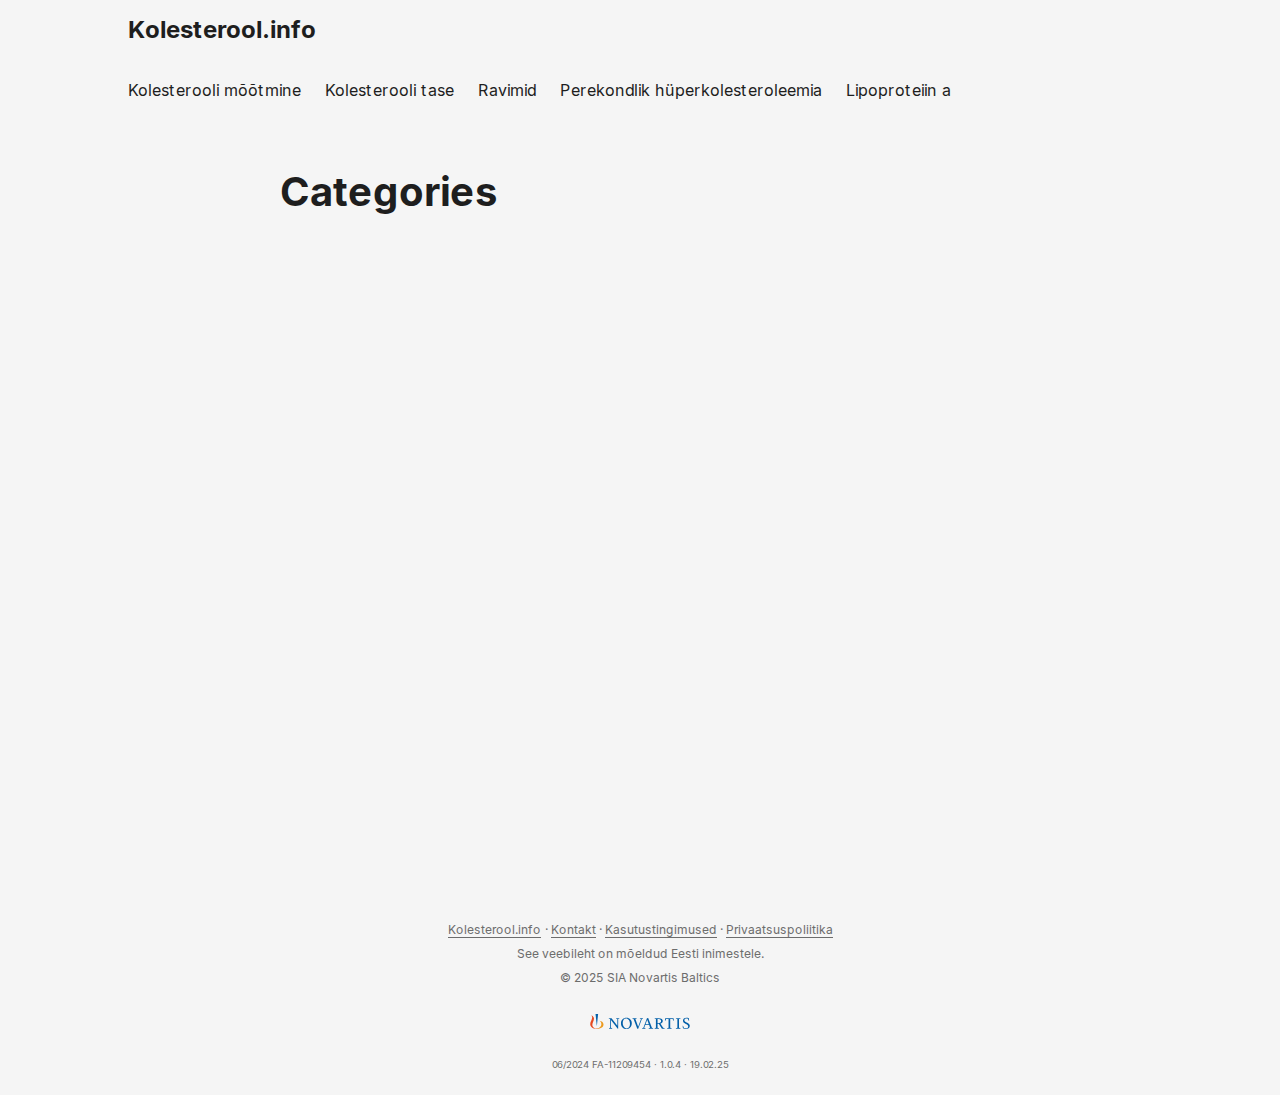
<file: categories/index.html>
<!DOCTYPE html>
<html lang="et" dir="ltr">

<head><meta charset="utf-8">
<meta http-equiv="X-UA-Compatible" content="IE=edge">
<meta name="viewport" content="width=device-width, initial-scale=1, shrink-to-fit=no">
<meta name="robots" content="index, follow">
<title>Categories | Kolesterool.info</title>
<meta name="keywords" content="">
<meta name="description" content="">
<meta name="author" content="">
<link rel="canonical" href="https://kolesterool.info/categories/">
<link crossorigin="anonymous" href="/assets/css/stylesheet.css" rel="preload stylesheet" as="style">
<link rel="icon" href="https://kolesterool.info/favicon.ico">
<link rel="icon" type="image/png" sizes="16x16" href="https://kolesterool.info/favicon-16x16.png">
<link rel="icon" type="image/png" sizes="32x32" href="https://kolesterool.info/favicon-32x32.png">
<link rel="apple-touch-icon" href="https://kolesterool.info/apple-touch-icon.png">
<link rel="mask-icon" href="https://kolesterool.info/safari-pinned-tab.svg">
<meta name="theme-color" content="#2e2e33">
<meta name="msapplication-TileColor" content="#2e2e33">
<link rel="alternate" type="application/rss+xml" href="https://kolesterool.info/categories/index.xml">
<link rel="alternate" hreflang="et" href="https://kolesterool.info/categories/">
<noscript>
    <style>
        #theme-toggle,
        .top-link {
            display: none;
        }

    </style>
    <style>
        @media (prefers-color-scheme: dark) {
            :root {
                --theme: rgb(29, 30, 32);
                --entry: rgb(46, 46, 51);
                --primary: rgb(218, 218, 219);
                --secondary: rgb(155, 156, 157);
                --tertiary: rgb(65, 66, 68);
                --content: rgb(196, 196, 197);
                --code-block-bg: rgb(46, 46, 51);
                --code-bg: rgb(55, 56, 62);
                --border: rgb(51, 51, 51);
            }

            .list {
                background: var(--theme);
            }

            .list:not(.dark)::-webkit-scrollbar-track {
                background: 0 0;
            }

            .list:not(.dark)::-webkit-scrollbar-thumb {
                border-color: var(--theme);
            }
        }

    </style>
</noscript><link rel="preload" href="/fonts/Inter-Regular.woff2" as="font" type="font/woff2" crossorigin>
    <link rel="preload" href="/fonts/Inter-Bold.woff2" as="font" type="font/woff2" crossorigin>
    <link rel="preload" href="/fonts/Inter-Italic.woff2" as="font" type="font/woff2" crossorigin>


    
    <script src="https://analytics.ahrefs.com/analytics.js" data-key="7jpKghTl3qdBxeNb2K//LA" async></script>
    <meta name="google-site-verification" content="JXCJn7wnAtnAFCtVx2p2ghjFMxXr_SUWSZ2uuP1Op6o" />

    
    <script type="text/javascript" src="https://cdn.cookielaw.org/consent/0191bd29-2445-7b6b-b4bc-6edc6acb3fe4/OtAutoBlock.js" ></script>
    <script src="https://cdn.cookielaw.org/scripttemplates/otSDKStub.js" data-document-language="true" type="text/javascript" charset="UTF-8" data-domain-script="0191bd29-2445-7b6b-b4bc-6edc6acb3fe4" ></script>
    <script type="text/javascript">
        function OptanonWrapper() { }
    </script>
    

    
    <script>(function(w,d,s,l,i){w[l]=w[l]||[];w[l].push({'gtm.start':
        new Date().getTime(),event:'gtm.js'});var f=d.getElementsByTagName(s)[0],
        j=d.createElement(s),dl=l!='dataLayer'?'&l='+l:'';j.async=true;j.src=
        'https://www.googletagmanager.com/gtm.js?id='+i+dl;f.parentNode.insertBefore(j,f);
        })(window,document,'script','dataLayer','GTM-TW4XJW5M');</script>
    

    <meta property="og:url" content="https://kolesterool.info/categories/">
  <meta property="og:site_name" content="Kolesterool.info">
  <meta property="og:title" content="Categories">
  <meta property="og:locale" content="et-EE">
  <meta property="og:type" content="website">
<meta name="twitter:card" content="summary">
<meta name="twitter:title" content="Categories">
<meta name="twitter:description" content="">

</head>

<body class="list" id="top">
<script>
    if (window.matchMedia('(prefers-color-scheme: dark)').matches) {
        document.body.classList.add('dark');
    }

</script>

<header class="header">
    <nav class="nav">
        <div class="logo">
            <a href="https://kolesterool.info/" accesskey="h" title="Kolesterool.info (Alt + H)">Kolesterool.info</a>
            <div class="logo-switches">
            </div>
        </div>
        <ul id="menu">
            <li>
                <a href="https://kolesterool.info/kolesterooli-mootmine/" title="Kolesterooli mõõtmine">
                    <span>Kolesterooli mõõtmine</span>
                </a>
            </li>
            <li>
                <a href="https://kolesterool.info/kolesterooli-tase/" title="Kolesterooli tase">
                    <span>Kolesterooli tase</span>
                </a>
            </li>
            <li>
                <a href="https://kolesterool.info/kolesterooli-ravimid/" title="Ravimid">
                    <span>Ravimid</span>
                </a>
            </li>
            <li>
                <a href="https://kolesterool.info/perekondlik-huperkolesteroleemia/" title="Perekondlik hüperkolesteroleemia">
                    <span>Perekondlik hüperkolesteroleemia</span>
                </a>
            </li>
            <li>
                <a href="https://kolesterool.info/lipoproteiin-a/" title="Lipoproteiin a">
                    <span>Lipoproteiin a</span>
                </a>
            </li>
        </ul>
    </nav>
</header>
<main class="main">
<header class="page-header">
    <h1>Categories</h1>
</header>

<ul class="terms-tags">
</ul>
    </main>
    
<footer class="footer">
    <span><a href="https://kolesterool.info/">Kolesterool.info</a></span> · 

    <a href="https://www.novartis.com/ee-et/meist/kontakt" target="_blank">Kontakt</a> · 
    <a href="/kasutustingimused/">Kasutustingimused</a> · 
    <a href="/privaatsuspoliitika/">Privaatsuspoliitika</a>

    <div>
        See veebileht on mõeldud Eesti inimestele.<br>
        &copy; 2025 SIA Novartis Baltics
    </div>
    <div>
        <a href="https://www.novartis.com/ee-et/meist/kontakt" target="_blank">
            <img loading="lazy" src="/assets/images/novartis-logo.svg" width="100px" height="15px" alt="Novartis logo"
                aria-label="Novartis logo" style="margin: 2em auto;"></a>
    </div>
    <div style="font-size: 80%;">
        06/2024 FA-11209454 ·  1.0.4 ·  19.02.25
    </div>
</footer>

<script
  src="https://code.jquery.com/jquery-3.7.1.slim.min.js"
  integrity="sha256-kmHvs0B+OpCW5GVHUNjv9rOmY0IvSIRcf7zGUDTDQM8="
  crossorigin="anonymous"></script>

<script>
    $('a').each(function () {
        let a = new RegExp('/' + window.location.host + '/');
        let b = new RegExp('^https:\/\/www.novartis\.com');
        if (!a.test(this.href) && !b.test(this.href)) {
            $(this).attr("target", "_blank");
            $(this).click(e => {
                externalLinkConfirmation();
            });
        }
    });

    function externalLinkConfirmation() {

        let message = "Olete lahkumas veebilehelt www.kolesterool.info. Sellelt lingilt liigute edasi veebilehele, mille sisu eest Novartis ei vastuta."

        let result = confirm(message);
        if (!result) event.preventDefault();
    }
</script>
<noscript><iframe src="https://www.googletagmanager.com/ns.html?id=GTM-TW4XJW5M"
    height="0" width="0" style="display:none;visibility:hidden"></iframe></noscript>

 

<script>
    let menu = document.getElementById('menu')
    if (menu) {
        menu.scrollLeft = localStorage.getItem("menu-scroll-position");
        menu.onscroll = function () {
            localStorage.setItem("menu-scroll-position", menu.scrollLeft);
        }
    }

    document.querySelectorAll('a[href^="#"]').forEach(anchor => {
        anchor.addEventListener("click", function (e) {
            e.preventDefault();
            var id = this.getAttribute("href").substr(1);
            if (!window.matchMedia('(prefers-reduced-motion: reduce)').matches) {
                document.querySelector(`[id='${decodeURIComponent(id)}']`).scrollIntoView({
                    behavior: "smooth"
                });
            } else {
                document.querySelector(`[id='${decodeURIComponent(id)}']`).scrollIntoView();
            }
            if (id === "top") {
                history.replaceState(null, null, " ");
            } else {
                history.pushState(null, null, `#${id}`);
            }
        });
    });

</script></body>

</html>
</file>
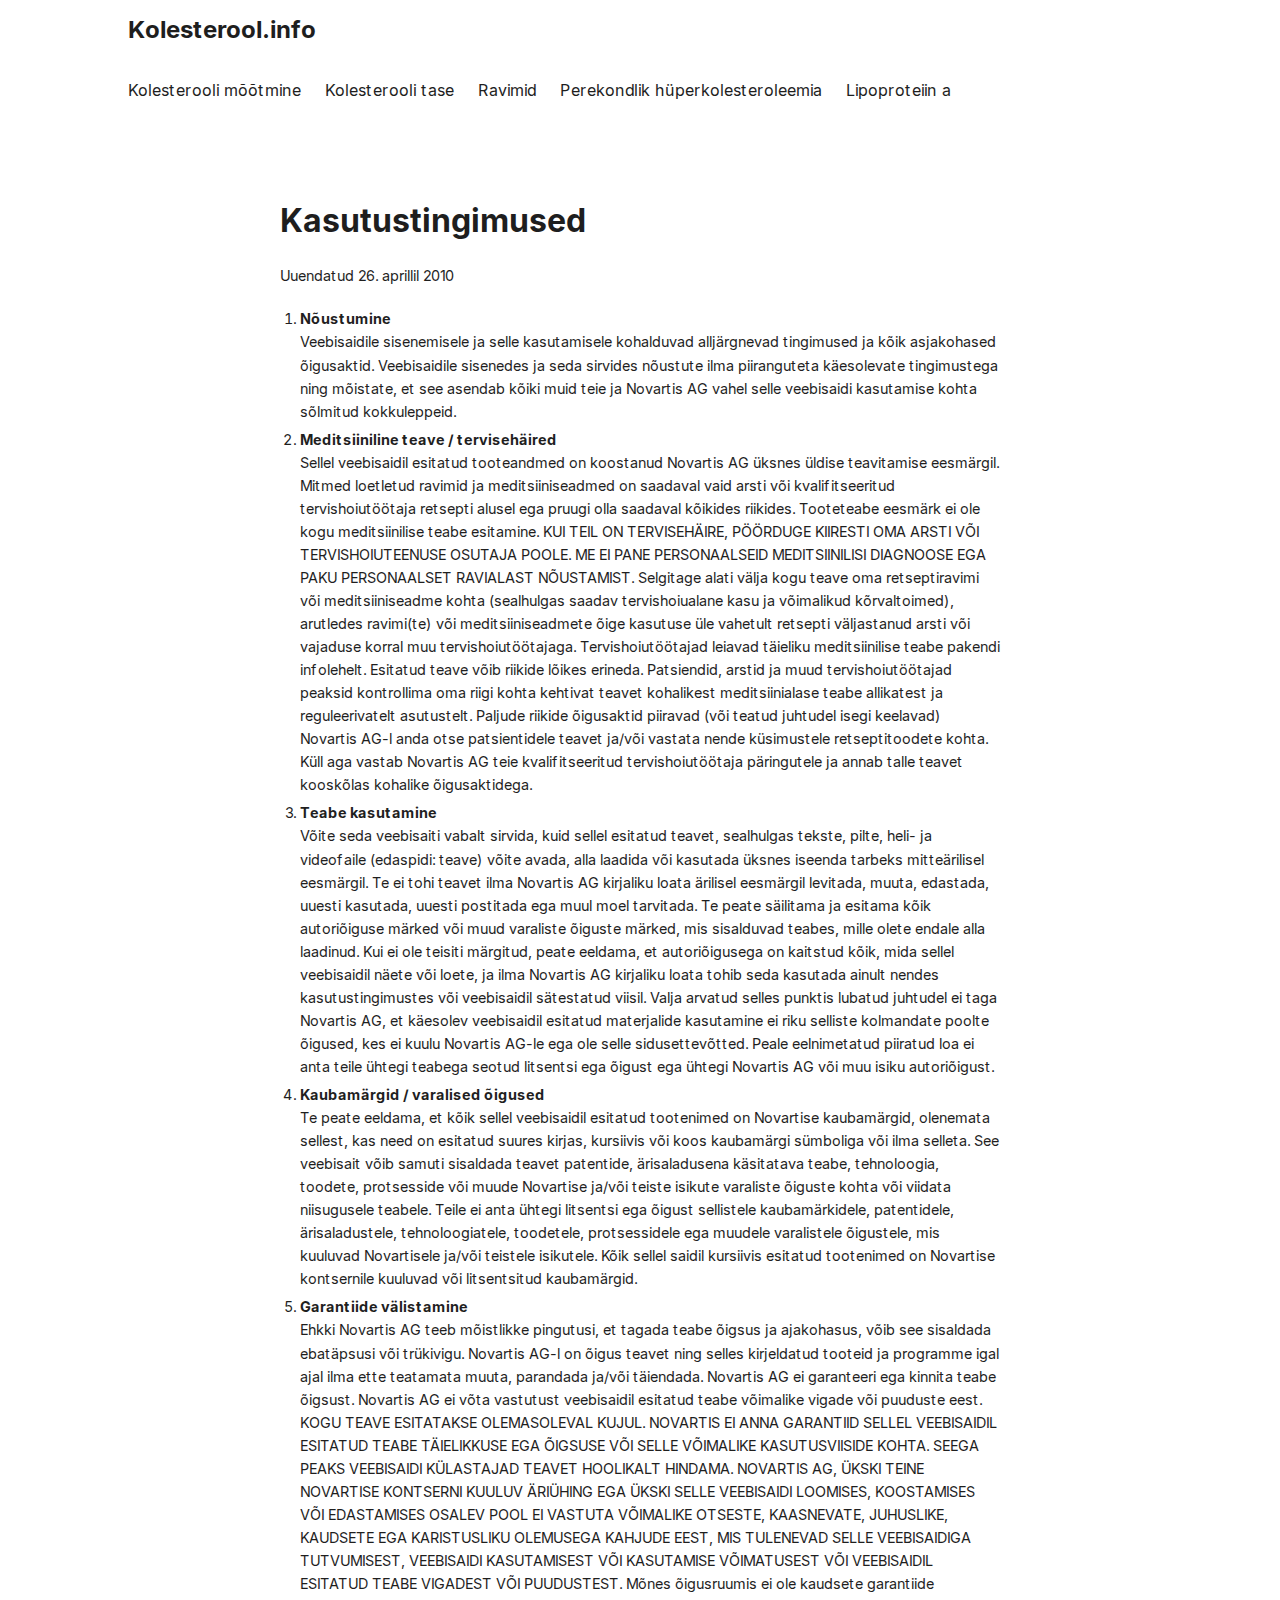
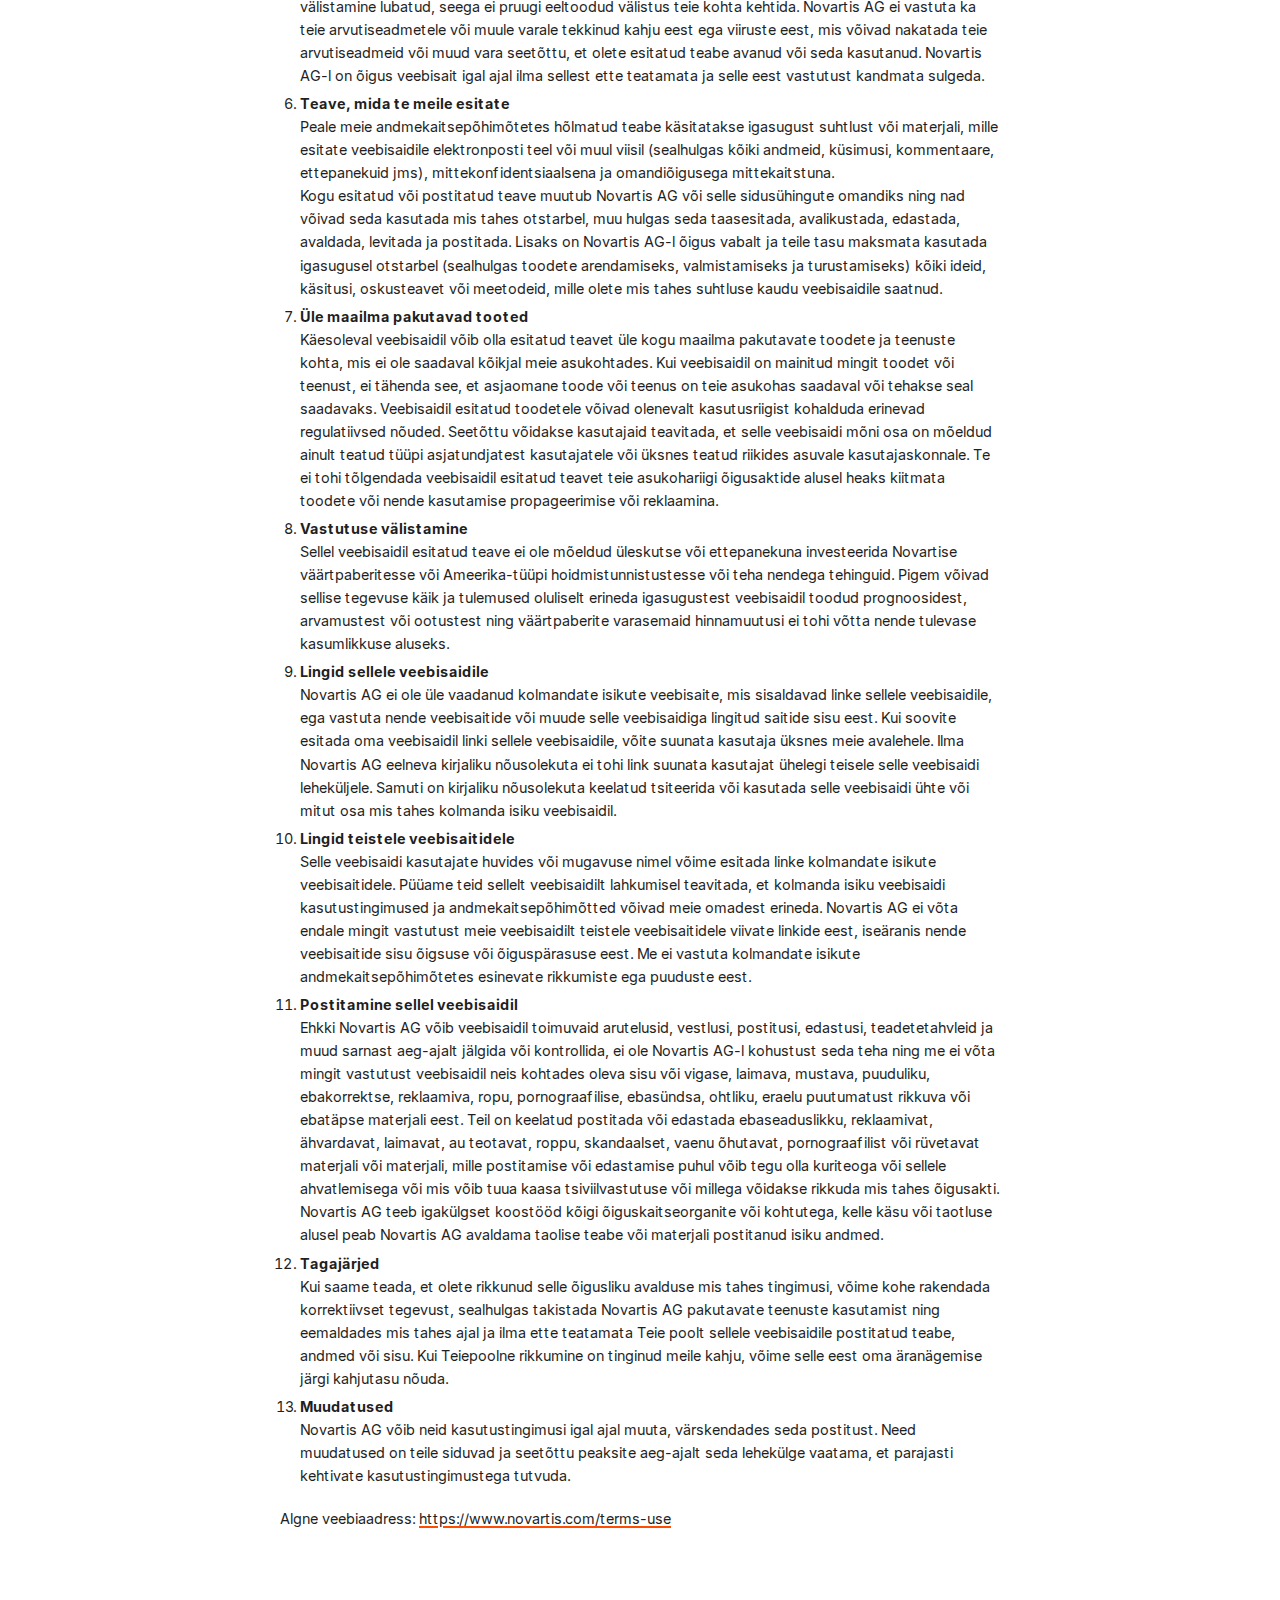
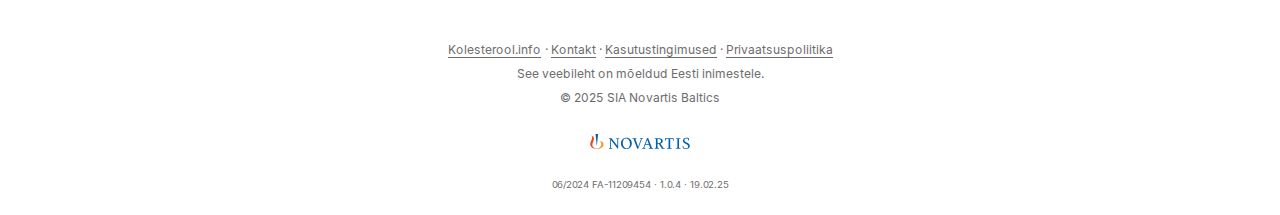
<file: kasutustingimused/index.html>
<!DOCTYPE html>
<html lang="et" dir="ltr">

<head><meta charset="utf-8">
<meta http-equiv="X-UA-Compatible" content="IE=edge">
<meta name="viewport" content="width=device-width, initial-scale=1, shrink-to-fit=no">
<meta name="robots" content="index, follow">
<title>Kasutustingimused | Kolesterool.info</title>
<meta name="keywords" content="">
<meta name="description" content="
    Kasutustingimused
Uuendatud 26. aprillil 2010


Nõustumine
Veebisaidile sisenemisele ja selle kasutamisele kohalduvad alljärgnevad tingimused ja kõik asjakohased õigusaktid. Veebisaidile sisenedes ja seda sirvides nõustute ilma piiranguteta käesolevate tingimustega ning mõistate, et see asendab kõiki muid teie ja Novartis AG vahel selle veebisaidi kasutamise kohta sõlmitud kokkuleppeid.


Meditsiiniline teave / tervisehäired
Sellel veebisaidil esitatud tooteandmed on koostanud Novartis AG üksnes üldise teavitamise eesmärgil. Mitmed loetletud ravimid ja meditsiiniseadmed on saadaval vaid arsti või kvalifitseeritud tervishoiutöötaja retsepti alusel ega pruugi olla saadaval kõikides riikides. Tooteteabe eesmärk ei ole kogu meditsiinilise teabe esitamine. KUI TEIL ON TERVISEHÄIRE, PÖÖRDUGE KIIRESTI OMA ARSTI VÕI TERVISHOIUTEENUSE OSUTAJA POOLE. ME EI PANE PERSONAALSEID MEDITSIINILISI DIAGNOOSE EGA PAKU PERSONAALSET RAVIALAST NÕUSTAMIST. Selgitage alati välja kogu teave oma retseptiravimi või meditsiiniseadme kohta (sealhulgas saadav tervishoiualane kasu ja võimalikud kõrvaltoimed), arutledes ravimi(te) või meditsiiniseadmete õige kasutuse üle vahetult retsepti väljastanud arsti või vajaduse korral muu tervishoiutöötajaga. Tervishoiutöötajad leiavad täieliku meditsiinilise teabe pakendi infolehelt. Esitatud teave võib riikide lõikes erineda. Patsiendid, arstid ja muud tervishoiutöötajad peaksid kontrollima oma riigi kohta kehtivat teavet kohalikest meditsiinialase teabe allikatest ja reguleerivatelt asutustelt. Paljude riikide õigusaktid piiravad (või teatud juhtudel isegi keelavad) Novartis AG-l anda otse patsientidele teavet ja/või vastata nende küsimustele retseptitoodete kohta. Küll aga vastab Novartis AG teie kvalifitseeritud tervishoiutöötaja päringutele ja annab talle teavet kooskõlas kohalike õigusaktidega.">
<meta name="author" content="">
<link rel="canonical" href="https://kolesterool.info/kasutustingimused/">
<link crossorigin="anonymous" href="/assets/css/stylesheet.css" rel="preload stylesheet" as="style">
<link rel="icon" href="https://kolesterool.info/favicon.ico">
<link rel="icon" type="image/png" sizes="16x16" href="https://kolesterool.info/favicon-16x16.png">
<link rel="icon" type="image/png" sizes="32x32" href="https://kolesterool.info/favicon-32x32.png">
<link rel="apple-touch-icon" href="https://kolesterool.info/apple-touch-icon.png">
<link rel="mask-icon" href="https://kolesterool.info/safari-pinned-tab.svg">
<meta name="theme-color" content="#2e2e33">
<meta name="msapplication-TileColor" content="#2e2e33">
<link rel="alternate" hreflang="et" href="https://kolesterool.info/kasutustingimused/">
<noscript>
    <style>
        #theme-toggle,
        .top-link {
            display: none;
        }

    </style>
    <style>
        @media (prefers-color-scheme: dark) {
            :root {
                --theme: rgb(29, 30, 32);
                --entry: rgb(46, 46, 51);
                --primary: rgb(218, 218, 219);
                --secondary: rgb(155, 156, 157);
                --tertiary: rgb(65, 66, 68);
                --content: rgb(196, 196, 197);
                --code-block-bg: rgb(46, 46, 51);
                --code-bg: rgb(55, 56, 62);
                --border: rgb(51, 51, 51);
            }

            .list {
                background: var(--theme);
            }

            .list:not(.dark)::-webkit-scrollbar-track {
                background: 0 0;
            }

            .list:not(.dark)::-webkit-scrollbar-thumb {
                border-color: var(--theme);
            }
        }

    </style>
</noscript><link rel="preload" href="/fonts/Inter-Regular.woff2" as="font" type="font/woff2" crossorigin>
    <link rel="preload" href="/fonts/Inter-Bold.woff2" as="font" type="font/woff2" crossorigin>
    <link rel="preload" href="/fonts/Inter-Italic.woff2" as="font" type="font/woff2" crossorigin>


    
    <script src="https://analytics.ahrefs.com/analytics.js" data-key="7jpKghTl3qdBxeNb2K//LA" async></script>
    <meta name="google-site-verification" content="JXCJn7wnAtnAFCtVx2p2ghjFMxXr_SUWSZ2uuP1Op6o" />

    
    <script type="text/javascript" src="https://cdn.cookielaw.org/consent/0191bd29-2445-7b6b-b4bc-6edc6acb3fe4/OtAutoBlock.js" ></script>
    <script src="https://cdn.cookielaw.org/scripttemplates/otSDKStub.js" data-document-language="true" type="text/javascript" charset="UTF-8" data-domain-script="0191bd29-2445-7b6b-b4bc-6edc6acb3fe4" ></script>
    <script type="text/javascript">
        function OptanonWrapper() { }
    </script>
    

    
    <script>(function(w,d,s,l,i){w[l]=w[l]||[];w[l].push({'gtm.start':
        new Date().getTime(),event:'gtm.js'});var f=d.getElementsByTagName(s)[0],
        j=d.createElement(s),dl=l!='dataLayer'?'&l='+l:'';j.async=true;j.src=
        'https://www.googletagmanager.com/gtm.js?id='+i+dl;f.parentNode.insertBefore(j,f);
        })(window,document,'script','dataLayer','GTM-TW4XJW5M');</script>
    

    <meta property="og:url" content="https://kolesterool.info/kasutustingimused/">
  <meta property="og:site_name" content="Kolesterool.info">
  <meta property="og:title" content="Kasutustingimused">
  <meta property="og:description" content="Kasutustingimused Uuendatud 26. aprillil 2010
Nõustumine
Veebisaidile sisenemisele ja selle kasutamisele kohalduvad alljärgnevad tingimused ja kõik asjakohased õigusaktid. Veebisaidile sisenedes ja seda sirvides nõustute ilma piiranguteta käesolevate tingimustega ning mõistate, et see asendab kõiki muid teie ja Novartis AG vahel selle veebisaidi kasutamise kohta sõlmitud kokkuleppeid.
Meditsiiniline teave / tervisehäired
Sellel veebisaidil esitatud tooteandmed on koostanud Novartis AG üksnes üldise teavitamise eesmärgil. Mitmed loetletud ravimid ja meditsiiniseadmed on saadaval vaid arsti või kvalifitseeritud tervishoiutöötaja retsepti alusel ega pruugi olla saadaval kõikides riikides. Tooteteabe eesmärk ei ole kogu meditsiinilise teabe esitamine. KUI TEIL ON TERVISEHÄIRE, PÖÖRDUGE KIIRESTI OMA ARSTI VÕI TERVISHOIUTEENUSE OSUTAJA POOLE. ME EI PANE PERSONAALSEID MEDITSIINILISI DIAGNOOSE EGA PAKU PERSONAALSET RAVIALAST NÕUSTAMIST. Selgitage alati välja kogu teave oma retseptiravimi või meditsiiniseadme kohta (sealhulgas saadav tervishoiualane kasu ja võimalikud kõrvaltoimed), arutledes ravimi(te) või meditsiiniseadmete õige kasutuse üle vahetult retsepti väljastanud arsti või vajaduse korral muu tervishoiutöötajaga. Tervishoiutöötajad leiavad täieliku meditsiinilise teabe pakendi infolehelt. Esitatud teave võib riikide lõikes erineda. Patsiendid, arstid ja muud tervishoiutöötajad peaksid kontrollima oma riigi kohta kehtivat teavet kohalikest meditsiinialase teabe allikatest ja reguleerivatelt asutustelt. Paljude riikide õigusaktid piiravad (või teatud juhtudel isegi keelavad) Novartis AG-l anda otse patsientidele teavet ja/või vastata nende küsimustele retseptitoodete kohta. Küll aga vastab Novartis AG teie kvalifitseeritud tervishoiutöötaja päringutele ja annab talle teavet kooskõlas kohalike õigusaktidega.">
  <meta property="og:locale" content="et-EE">
  <meta property="og:type" content="article">
<meta name="twitter:card" content="summary">
<meta name="twitter:title" content="Kasutustingimused">
<meta name="twitter:description" content="
    Kasutustingimused
Uuendatud 26. aprillil 2010


Nõustumine
Veebisaidile sisenemisele ja selle kasutamisele kohalduvad alljärgnevad tingimused ja kõik asjakohased õigusaktid. Veebisaidile sisenedes ja seda sirvides nõustute ilma piiranguteta käesolevate tingimustega ning mõistate, et see asendab kõiki muid teie ja Novartis AG vahel selle veebisaidi kasutamise kohta sõlmitud kokkuleppeid.


Meditsiiniline teave / tervisehäired
Sellel veebisaidil esitatud tooteandmed on koostanud Novartis AG üksnes üldise teavitamise eesmärgil. Mitmed loetletud ravimid ja meditsiiniseadmed on saadaval vaid arsti või kvalifitseeritud tervishoiutöötaja retsepti alusel ega pruugi olla saadaval kõikides riikides. Tooteteabe eesmärk ei ole kogu meditsiinilise teabe esitamine. KUI TEIL ON TERVISEHÄIRE, PÖÖRDUGE KIIRESTI OMA ARSTI VÕI TERVISHOIUTEENUSE OSUTAJA POOLE. ME EI PANE PERSONAALSEID MEDITSIINILISI DIAGNOOSE EGA PAKU PERSONAALSET RAVIALAST NÕUSTAMIST. Selgitage alati välja kogu teave oma retseptiravimi või meditsiiniseadme kohta (sealhulgas saadav tervishoiualane kasu ja võimalikud kõrvaltoimed), arutledes ravimi(te) või meditsiiniseadmete õige kasutuse üle vahetult retsepti väljastanud arsti või vajaduse korral muu tervishoiutöötajaga. Tervishoiutöötajad leiavad täieliku meditsiinilise teabe pakendi infolehelt. Esitatud teave võib riikide lõikes erineda. Patsiendid, arstid ja muud tervishoiutöötajad peaksid kontrollima oma riigi kohta kehtivat teavet kohalikest meditsiinialase teabe allikatest ja reguleerivatelt asutustelt. Paljude riikide õigusaktid piiravad (või teatud juhtudel isegi keelavad) Novartis AG-l anda otse patsientidele teavet ja/või vastata nende küsimustele retseptitoodete kohta. Küll aga vastab Novartis AG teie kvalifitseeritud tervishoiutöötaja päringutele ja annab talle teavet kooskõlas kohalike õigusaktidega.">


<script type="application/ld+json">
{
  "@context": "https://schema.org",
  "@type": "BreadcrumbList",
  "itemListElement": [
    {
      "@type": "ListItem",
      "position":  1 ,
      "name": "Kasutustingimused",
      "item": "https://kolesterool.info/kasutustingimused/"
    }
  ]
}
</script>
<script type="application/ld+json">
{
  "@context": "https://schema.org",
  "@type": "BlogPosting",
  "headline": "Kasutustingimused",
  "name": "Kasutustingimused",
  "description": "\rKasutustingimused Uuendatud 26. aprillil 2010\nNõustumine\nVeebisaidile sisenemisele ja selle kasutamisele kohalduvad alljärgnevad tingimused ja kõik asjakohased õigusaktid. Veebisaidile sisenedes ja seda sirvides nõustute ilma piiranguteta käesolevate tingimustega ning mõistate, et see asendab kõiki muid teie ja Novartis AG vahel selle veebisaidi kasutamise kohta sõlmitud kokkuleppeid.\nMeditsiiniline teave / tervisehäired\nSellel veebisaidil esitatud tooteandmed on koostanud Novartis AG üksnes üldise teavitamise eesmärgil. Mitmed loetletud ravimid ja meditsiiniseadmed on saadaval vaid arsti või kvalifitseeritud tervishoiutöötaja retsepti alusel ega pruugi olla saadaval kõikides riikides. Tooteteabe eesmärk ei ole kogu meditsiinilise teabe esitamine. KUI TEIL ON TERVISEHÄIRE, PÖÖRDUGE KIIRESTI OMA ARSTI VÕI TERVISHOIUTEENUSE OSUTAJA POOLE. ME EI PANE PERSONAALSEID MEDITSIINILISI DIAGNOOSE EGA PAKU PERSONAALSET RAVIALAST NÕUSTAMIST. Selgitage alati välja kogu teave oma retseptiravimi või meditsiiniseadme kohta (sealhulgas saadav tervishoiualane kasu ja võimalikud kõrvaltoimed), arutledes ravimi(te) või meditsiiniseadmete õige kasutuse üle vahetult retsepti väljastanud arsti või vajaduse korral muu tervishoiutöötajaga. Tervishoiutöötajad leiavad täieliku meditsiinilise teabe pakendi infolehelt. Esitatud teave võib riikide lõikes erineda. Patsiendid, arstid ja muud tervishoiutöötajad peaksid kontrollima oma riigi kohta kehtivat teavet kohalikest meditsiinialase teabe allikatest ja reguleerivatelt asutustelt. Paljude riikide õigusaktid piiravad (või teatud juhtudel isegi keelavad) Novartis AG-l anda otse patsientidele teavet ja/või vastata nende küsimustele retseptitoodete kohta. Küll aga vastab Novartis AG teie kvalifitseeritud tervishoiutöötaja päringutele ja annab talle teavet kooskõlas kohalike õigusaktidega.\n",
  "keywords": [
    
  ],
  "articleBody": "\rKasutustingimused Uuendatud 26. aprillil 2010\nNõustumine\nVeebisaidile sisenemisele ja selle kasutamisele kohalduvad alljärgnevad tingimused ja kõik asjakohased õigusaktid. Veebisaidile sisenedes ja seda sirvides nõustute ilma piiranguteta käesolevate tingimustega ning mõistate, et see asendab kõiki muid teie ja Novartis AG vahel selle veebisaidi kasutamise kohta sõlmitud kokkuleppeid.\nMeditsiiniline teave / tervisehäired\nSellel veebisaidil esitatud tooteandmed on koostanud Novartis AG üksnes üldise teavitamise eesmärgil. Mitmed loetletud ravimid ja meditsiiniseadmed on saadaval vaid arsti või kvalifitseeritud tervishoiutöötaja retsepti alusel ega pruugi olla saadaval kõikides riikides. Tooteteabe eesmärk ei ole kogu meditsiinilise teabe esitamine. KUI TEIL ON TERVISEHÄIRE, PÖÖRDUGE KIIRESTI OMA ARSTI VÕI TERVISHOIUTEENUSE OSUTAJA POOLE. ME EI PANE PERSONAALSEID MEDITSIINILISI DIAGNOOSE EGA PAKU PERSONAALSET RAVIALAST NÕUSTAMIST. Selgitage alati välja kogu teave oma retseptiravimi või meditsiiniseadme kohta (sealhulgas saadav tervishoiualane kasu ja võimalikud kõrvaltoimed), arutledes ravimi(te) või meditsiiniseadmete õige kasutuse üle vahetult retsepti väljastanud arsti või vajaduse korral muu tervishoiutöötajaga. Tervishoiutöötajad leiavad täieliku meditsiinilise teabe pakendi infolehelt. Esitatud teave võib riikide lõikes erineda. Patsiendid, arstid ja muud tervishoiutöötajad peaksid kontrollima oma riigi kohta kehtivat teavet kohalikest meditsiinialase teabe allikatest ja reguleerivatelt asutustelt. Paljude riikide õigusaktid piiravad (või teatud juhtudel isegi keelavad) Novartis AG-l anda otse patsientidele teavet ja/või vastata nende küsimustele retseptitoodete kohta. Küll aga vastab Novartis AG teie kvalifitseeritud tervishoiutöötaja päringutele ja annab talle teavet kooskõlas kohalike õigusaktidega.\nTeabe kasutamine\nVõite seda veebisaiti vabalt sirvida, kuid sellel esitatud teavet, sealhulgas tekste, pilte, heli- ja videofaile (edaspidi: teave) võite avada, alla laadida või kasutada üksnes iseenda tarbeks mitteärilisel eesmärgil. Te ei tohi teavet ilma Novartis AG kirjaliku loata ärilisel eesmärgil levitada, muuta, edastada, uuesti kasutada, uuesti postitada ega muul moel tarvitada. Te peate säilitama ja esitama kõik autoriõiguse märked või muud varaliste õiguste märked, mis sisalduvad teabes, mille olete endale alla laadinud. Kui ei ole teisiti märgitud, peate eeldama, et autoriõigusega on kaitstud kõik, mida sellel veebisaidil näete või loete, ja ilma Novartis AG kirjaliku loata tohib seda kasutada ainult nendes kasutustingimustes või veebisaidil sätestatud viisil. Valja arvatud selles punktis lubatud juhtudel ei taga Novartis AG, et käesolev veebisaidil esitatud materjalide kasutamine ei riku selliste kolmandate poolte õigused, kes ei kuulu Novartis AG-le ega ole selle sidusettevõtted. Peale eelnimetatud piiratud loa ei anta teile ühtegi teabega seotud litsentsi ega õigust ega ühtegi Novartis AG või muu isiku autoriõigust.\nKaubamärgid / varalised õigused\nTe peate eeldama, et kõik sellel veebisaidil esitatud tootenimed on Novartise kaubamärgid, olenemata sellest, kas need on esitatud suures kirjas, kursiivis või koos kaubamärgi sümboliga või ilma selleta. See veebisait võib samuti sisaldada teavet patentide, ärisaladusena käsitatava teabe, tehnoloogia, toodete, protsesside või muude Novartise ja/või teiste isikute varaliste õiguste kohta või viidata niisugusele teabele. Teile ei anta ühtegi litsentsi ega õigust sellistele kaubamärkidele, patentidele, ärisaladustele, tehnoloogiatele, toodetele, protsessidele ega muudele varalistele õigustele, mis kuuluvad Novartisele ja/või teistele isikutele. Kõik sellel saidil kursiivis esitatud tootenimed on Novartise kontsernile kuuluvad või litsentsitud kaubamärgid.\nGarantiide välistamine\nEhkki Novartis AG teeb mõistlikke pingutusi, et tagada teabe õigsus ja ajakohasus, võib see sisaldada ebatäpsusi või trükivigu. Novartis AG-l on õigus teavet ning selles kirjeldatud tooteid ja programme igal ajal ilma ette teatamata muuta, parandada ja/või täiendada. Novartis AG ei garanteeri ega kinnita teabe õigsust. Novartis AG ei võta vastutust veebisaidil esitatud teabe võimalike vigade või puuduste eest. KOGU TEAVE ESITATAKSE OLEMASOLEVAL KUJUL. NOVARTIS EI ANNA GARANTIID SELLEL VEEBISAIDIL ESITATUD TEABE TÄIELIKKUSE EGA ÕIGSUSE VÕI SELLE VÕIMALIKE KASUTUSVIISIDE KOHTA. SEEGA PEAKS VEEBISAIDI KÜLASTAJAD TEAVET HOOLIKALT HINDAMA. NOVARTIS AG, ÜKSKI TEINE NOVARTISE KONTSERNI KUULUV ÄRIÜHING EGA ÜKSKI SELLE VEEBISAIDI LOOMISES, KOOSTAMISES VÕI EDASTAMISES OSALEV POOL EI VASTUTA VÕIMALIKE OTSESTE, KAASNEVATE, JUHUSLIKE, KAUDSETE EGA KARISTUSLIKU OLEMUSEGA KAHJUDE EEST, MIS TULENEVAD SELLE VEEBISAIDIGA TUTVUMISEST, VEEBISAIDI KASUTAMISEST VÕI KASUTAMISE VÕIMATUSEST VÕI VEEBISAIDIL ESITATUD TEABE VIGADEST VÕI PUUDUSTEST. Mõnes õigusruumis ei ole kaudsete garantiide välistamine lubatud, seega ei pruugi eeltoodud välistus teie kohta kehtida. Novartis AG ei vastuta ka teie arvutiseadmetele või muule varale tekkinud kahju eest ega viiruste eest, mis võivad nakatada teie arvutiseadmeid või muud vara seetõttu, et olete esitatud teabe avanud või seda kasutanud. Novartis AG-l on õigus veebisait igal ajal ilma sellest ette teatamata ja selle eest vastutust kandmata sulgeda.\nTeave, mida te meile esitate\nPeale meie andmekaitsepõhimõtetes hõlmatud teabe käsitatakse igasugust suhtlust või materjali, mille esitate veebisaidile elektronposti teel või muul viisil (sealhulgas kõiki andmeid, küsimusi, kommentaare, ettepanekuid jms), mittekonfidentsiaalsena ja omandiõigusega mittekaitstuna.\nKogu esitatud või postitatud teave muutub Novartis AG või selle sidusühingute omandiks ning nad võivad seda kasutada mis tahes otstarbel, muu hulgas seda taasesitada, avalikustada, edastada, avaldada, levitada ja postitada. Lisaks on Novartis AG-l õigus vabalt ja teile tasu maksmata kasutada igasugusel otstarbel (sealhulgas toodete arendamiseks, valmistamiseks ja turustamiseks) kõiki ideid, käsitusi, oskusteavet või meetodeid, mille olete mis tahes suhtluse kaudu veebisaidile saatnud.\nÜle maailma pakutavad tooted\nKäesoleval veebisaidil võib olla esitatud teavet üle kogu maailma pakutavate toodete ja teenuste kohta, mis ei ole saadaval kõikjal meie asukohtades. Kui veebisaidil on mainitud mingit toodet või teenust, ei tähenda see, et asjaomane toode või teenus on teie asukohas saadaval või tehakse seal saadavaks. Veebisaidil esitatud toodetele võivad olenevalt kasutusriigist kohalduda erinevad regulatiivsed nõuded. Seetõttu võidakse kasutajaid teavitada, et selle veebisaidi mõni osa on mõeldud ainult teatud tüüpi asjatundjatest kasutajatele või üksnes teatud riikides asuvale kasutajaskonnale. Te ei tohi tõlgendada veebisaidil esitatud teavet teie asukohariigi õigusaktide alusel heaks kiitmata toodete või nende kasutamise propageerimise või reklaamina.\nVastutuse välistamine\nSellel veebisaidil esitatud teave ei ole mõeldud üleskutse või ettepanekuna investeerida Novartise väärtpaberitesse või Ameerika-tüüpi hoidmistunnistustesse või teha nendega tehinguid. Pigem võivad sellise tegevuse käik ja tulemused oluliselt erineda igasugustest veebisaidil toodud prognoosidest, arvamustest või ootustest ning väärtpaberite varasemaid hinnamuutusi ei tohi võtta nende tulevase kasumlikkuse aluseks.\nLingid sellele veebisaidile\nNovartis AG ei ole üle vaadanud kolmandate isikute veebisaite, mis sisaldavad linke sellele veebisaidile, ega vastuta nende veebisaitide või muude selle veebisaidiga lingitud saitide sisu eest. Kui soovite esitada oma veebisaidil linki sellele veebisaidile, võite suunata kasutaja üksnes meie avalehele. Ilma Novartis AG eelneva kirjaliku nõusolekuta ei tohi link suunata kasutajat ühelegi teisele selle veebisaidi leheküljele. Samuti on kirjaliku nõusolekuta keelatud tsiteerida või kasutada selle veebisaidi ühte või mitut osa mis tahes kolmanda isiku veebisaidil.\nLingid teistele veebisaitidele\nSelle veebisaidi kasutajate huvides või mugavuse nimel võime esitada linke kolmandate isikute veebisaitidele. Püüame teid sellelt veebisaidilt lahkumisel teavitada, et kolmanda isiku veebisaidi kasutustingimused ja andmekaitsepõhimõtted võivad meie omadest erineda. Novartis AG ei võta endale mingit vastutust meie veebisaidilt teistele veebisaitidele viivate linkide eest, iseäranis nende veebisaitide sisu õigsuse või õiguspärasuse eest. Me ei vastuta kolmandate isikute andmekaitsepõhimõtetes esinevate rikkumiste ega puuduste eest.\nPostitamine sellel veebisaidil\nEhkki Novartis AG võib veebisaidil toimuvaid arutelusid, vestlusi, postitusi, edastusi, teadetetahvleid ja muud sarnast aeg-ajalt jälgida või kontrollida, ei ole Novartis AG-l kohustust seda teha ning me ei võta mingit vastutust veebisaidil neis kohtades oleva sisu või vigase, laimava, mustava, puuduliku, ebakorrektse, reklaamiva, ropu, pornograafilise, ebasündsa, ohtliku, eraelu puutumatust rikkuva või ebatäpse materjali eest. Teil on keelatud postitada või edastada ebaseaduslikku, reklaamivat, ähvardavat, laimavat, au teotavat, roppu, skandaalset, vaenu õhutavat, pornograafilist või rüvetavat materjali või materjali, mille postitamise või edastamise puhul võib tegu olla kuriteoga või sellele ahvatlemisega või mis võib tuua kaasa tsiviilvastutuse või millega võidakse rikkuda mis tahes õigusakti. Novartis AG teeb igakülgset koostööd kõigi õiguskaitseorganite või kohtutega, kelle käsu või taotluse alusel peab Novartis AG avaldama taolise teabe või materjali postitanud isiku andmed.\nTagajärjed\nKui saame teada, et olete rikkunud selle õigusliku avalduse mis tahes tingimusi, võime kohe rakendada korrektiivset tegevust, sealhulgas takistada Novartis AG pakutavate teenuste kasutamist ning eemaldades mis tahes ajal ja ilma ette teatamata Teie poolt sellele veebisaidile postitatud teabe, andmed või sisu. Kui Teiepoolne rikkumine on tinginud meile kahju, võime selle eest oma äranägemise järgi kahjutasu nõuda.\nMuudatused\nNovartis AG võib neid kasutustingimusi igal ajal muuta, värskendades seda postitust. Need muudatused on teile siduvad ja seetõttu peaksite aeg-ajalt seda lehekülge vaatama, et parajasti kehtivate kasutustingimustega tutvuda.\nAlgne veebiaadress: https://www.novartis.com/terms-use\n",
  "wordCount" : "1281",
  "inLanguage": "et",
  "datePublished": "0001-01-01T00:00:00Z",
  "dateModified": "0001-01-01T00:00:00Z",
  "mainEntityOfPage": {
    "@type": "WebPage",
    "@id": "https://kolesterool.info/kasutustingimused/"
  },
  "publisher": {
    "@type": "Organization",
    "name": "Kolesterool.info",
    "logo": {
      "@type": "ImageObject",
      "url": "https://kolesterool.info/favicon.ico"
    }
  }
}
</script>
</head>

<body class="" id="top">
<script>
    if (window.matchMedia('(prefers-color-scheme: dark)').matches) {
        document.body.classList.add('dark');
    }

</script>

<header class="header">
    <nav class="nav">
        <div class="logo">
            <a href="https://kolesterool.info/" accesskey="h" title="Kolesterool.info (Alt + H)">Kolesterool.info</a>
            <div class="logo-switches">
            </div>
        </div>
        <ul id="menu">
            <li>
                <a href="https://kolesterool.info/kolesterooli-mootmine/" title="Kolesterooli mõõtmine">
                    <span>Kolesterooli mõõtmine</span>
                </a>
            </li>
            <li>
                <a href="https://kolesterool.info/kolesterooli-tase/" title="Kolesterooli tase">
                    <span>Kolesterooli tase</span>
                </a>
            </li>
            <li>
                <a href="https://kolesterool.info/kolesterooli-ravimid/" title="Ravimid">
                    <span>Ravimid</span>
                </a>
            </li>
            <li>
                <a href="https://kolesterool.info/perekondlik-huperkolesteroleemia/" title="Perekondlik hüperkolesteroleemia">
                    <span>Perekondlik hüperkolesteroleemia</span>
                </a>
            </li>
            <li>
                <a href="https://kolesterool.info/lipoproteiin-a/" title="Lipoproteiin a">
                    <span>Lipoproteiin a</span>
                </a>
            </li>
        </ul>
    </nav>
</header>
<main class="main">

<article class="post-single">
  <header class="post-header">
    
    <h1 class="post-title entry-hint-parent">
    </h1>
    <div class="post-meta">

</div>
  </header> 
  <div class="post-content"><div style="font-size: 80%;">
    <h2 id="kasutustingimused">Kasutustingimused</h2>
<p>Uuendatud 26. aprillil 2010</p>
<ol>
<li>
<p><strong>Nõustumine</strong></p>
<p>Veebisaidile sisenemisele ja selle kasutamisele kohalduvad alljärgnevad tingimused ja kõik asjakohased õigusaktid. Veebisaidile sisenedes ja seda sirvides nõustute ilma piiranguteta käesolevate tingimustega ning mõistate, et see asendab kõiki muid teie ja Novartis AG vahel selle veebisaidi kasutamise kohta sõlmitud kokkuleppeid.</p>
</li>
<li>
<p><strong>Meditsiiniline teave / tervisehäired</strong></p>
<p>Sellel veebisaidil esitatud tooteandmed on koostanud Novartis AG üksnes üldise teavitamise eesmärgil. Mitmed loetletud ravimid ja meditsiiniseadmed on saadaval vaid arsti või kvalifitseeritud tervishoiutöötaja retsepti alusel ega pruugi olla saadaval kõikides riikides. Tooteteabe eesmärk ei ole kogu meditsiinilise teabe esitamine. KUI TEIL ON TERVISEHÄIRE, PÖÖRDUGE KIIRESTI OMA ARSTI VÕI TERVISHOIUTEENUSE OSUTAJA POOLE. ME EI PANE PERSONAALSEID MEDITSIINILISI DIAGNOOSE EGA PAKU PERSONAALSET RAVIALAST NÕUSTAMIST. Selgitage alati välja kogu teave oma retseptiravimi või meditsiiniseadme kohta (sealhulgas saadav tervishoiualane kasu ja võimalikud kõrvaltoimed), arutledes ravimi(te) või meditsiiniseadmete õige kasutuse üle vahetult retsepti väljastanud arsti või vajaduse korral muu tervishoiutöötajaga. Tervishoiutöötajad leiavad täieliku meditsiinilise teabe pakendi infolehelt. Esitatud teave võib riikide lõikes erineda. Patsiendid, arstid ja muud tervishoiutöötajad peaksid kontrollima oma riigi kohta kehtivat teavet kohalikest meditsiinialase teabe allikatest ja reguleerivatelt asutustelt. Paljude riikide õigusaktid piiravad (või teatud juhtudel isegi keelavad) Novartis AG-l anda otse patsientidele teavet ja/või vastata nende küsimustele retseptitoodete kohta. Küll aga vastab Novartis AG teie kvalifitseeritud tervishoiutöötaja päringutele ja annab talle teavet kooskõlas kohalike õigusaktidega.</p>
</li>
<li>
<p><strong>Teabe kasutamine</strong></p>
<p>Võite seda veebisaiti vabalt sirvida, kuid sellel esitatud teavet, sealhulgas tekste, pilte, heli- ja videofaile (edaspidi: teave) võite avada, alla laadida või kasutada üksnes iseenda tarbeks mitteärilisel eesmärgil. Te ei tohi teavet ilma Novartis AG kirjaliku loata ärilisel eesmärgil levitada, muuta, edastada, uuesti kasutada, uuesti postitada ega muul moel tarvitada. Te peate säilitama ja esitama kõik autoriõiguse märked või muud varaliste õiguste märked, mis sisalduvad teabes, mille olete endale alla laadinud. Kui ei ole teisiti märgitud, peate eeldama, et autoriõigusega on kaitstud kõik, mida sellel veebisaidil näete või loete, ja ilma Novartis AG kirjaliku loata tohib seda kasutada ainult nendes kasutustingimustes või veebisaidil sätestatud viisil. Valja arvatud selles punktis lubatud juhtudel ei taga Novartis AG, et käesolev veebisaidil esitatud materjalide kasutamine ei riku selliste kolmandate poolte õigused, kes ei kuulu Novartis AG-le ega ole selle sidusettevõtted. Peale eelnimetatud piiratud loa ei anta teile ühtegi teabega seotud litsentsi ega õigust ega ühtegi Novartis AG või muu isiku autoriõigust.</p>
</li>
<li>
<p><strong>Kaubamärgid / varalised õigused</strong></p>
<p>Te peate eeldama, et kõik sellel veebisaidil esitatud tootenimed on Novartise kaubamärgid, olenemata sellest, kas need on esitatud suures kirjas, kursiivis või koos kaubamärgi sümboliga või ilma selleta. See veebisait võib samuti sisaldada teavet patentide, ärisaladusena käsitatava teabe, tehnoloogia, toodete, protsesside või muude Novartise ja/või teiste isikute varaliste õiguste kohta või viidata niisugusele teabele. Teile ei anta ühtegi litsentsi ega õigust sellistele kaubamärkidele, patentidele, ärisaladustele, tehnoloogiatele, toodetele, protsessidele ega muudele varalistele õigustele, mis kuuluvad Novartisele ja/või teistele isikutele. Kõik sellel saidil kursiivis esitatud tootenimed on Novartise kontsernile kuuluvad või litsentsitud kaubamärgid.</p>
</li>
<li>
<p><strong>Garantiide välistamine</strong></p>
<p>Ehkki Novartis AG teeb mõistlikke pingutusi, et tagada teabe õigsus ja ajakohasus, võib see sisaldada ebatäpsusi või trükivigu. Novartis AG-l on õigus teavet ning selles kirjeldatud tooteid ja programme igal ajal ilma ette teatamata muuta, parandada ja/või täiendada. Novartis AG ei garanteeri ega kinnita teabe õigsust. Novartis AG ei võta vastutust veebisaidil esitatud teabe võimalike vigade või puuduste eest. KOGU TEAVE ESITATAKSE OLEMASOLEVAL KUJUL. NOVARTIS EI ANNA GARANTIID SELLEL VEEBISAIDIL ESITATUD TEABE TÄIELIKKUSE EGA ÕIGSUSE VÕI SELLE VÕIMALIKE KASUTUSVIISIDE KOHTA. SEEGA PEAKS VEEBISAIDI KÜLASTAJAD TEAVET HOOLIKALT HINDAMA. NOVARTIS AG, ÜKSKI TEINE NOVARTISE KONTSERNI KUULUV ÄRIÜHING EGA ÜKSKI SELLE VEEBISAIDI LOOMISES, KOOSTAMISES VÕI EDASTAMISES OSALEV POOL EI VASTUTA VÕIMALIKE OTSESTE, KAASNEVATE, JUHUSLIKE, KAUDSETE EGA KARISTUSLIKU OLEMUSEGA KAHJUDE EEST, MIS TULENEVAD SELLE VEEBISAIDIGA TUTVUMISEST, VEEBISAIDI KASUTAMISEST VÕI KASUTAMISE VÕIMATUSEST VÕI VEEBISAIDIL ESITATUD TEABE VIGADEST VÕI PUUDUSTEST. Mõnes õigusruumis ei ole kaudsete garantiide välistamine lubatud, seega ei pruugi eeltoodud välistus teie kohta kehtida. Novartis AG ei vastuta ka teie arvutiseadmetele või muule varale tekkinud kahju eest ega viiruste eest, mis võivad nakatada teie arvutiseadmeid või muud vara seetõttu, et olete esitatud teabe avanud või seda kasutanud. Novartis AG-l on õigus veebisait igal ajal ilma sellest ette teatamata ja selle eest vastutust kandmata sulgeda.</p>
</li>
<li>
<p><strong>Teave, mida te meile esitate</strong></p>
<p>Peale meie andmekaitsepõhimõtetes hõlmatud teabe käsitatakse igasugust suhtlust või materjali, mille esitate veebisaidile elektronposti teel või muul viisil (sealhulgas kõiki andmeid, küsimusi, kommentaare, ettepanekuid jms), mittekonfidentsiaalsena ja omandiõigusega mittekaitstuna.</p>
<p>Kogu esitatud või postitatud teave muutub Novartis AG või selle sidusühingute omandiks ning nad võivad seda kasutada mis tahes otstarbel, muu hulgas seda taasesitada, avalikustada, edastada, avaldada, levitada ja postitada. Lisaks on Novartis AG-l õigus vabalt ja teile tasu maksmata kasutada igasugusel otstarbel (sealhulgas toodete arendamiseks, valmistamiseks ja turustamiseks) kõiki ideid, käsitusi, oskusteavet või meetodeid, mille olete mis tahes suhtluse kaudu veebisaidile saatnud.</p>
</li>
<li>
<p><strong>Üle maailma pakutavad tooted</strong></p>
<p>Käesoleval veebisaidil võib olla esitatud teavet üle kogu maailma pakutavate toodete ja teenuste kohta, mis ei ole saadaval kõikjal meie asukohtades. Kui veebisaidil on mainitud mingit toodet või teenust, ei tähenda see, et asjaomane toode või teenus on teie asukohas saadaval või tehakse seal saadavaks. Veebisaidil esitatud toodetele võivad olenevalt kasutusriigist kohalduda erinevad regulatiivsed nõuded. Seetõttu võidakse kasutajaid teavitada, et selle veebisaidi mõni osa on mõeldud ainult teatud tüüpi asjatundjatest kasutajatele või üksnes teatud riikides asuvale kasutajaskonnale. Te ei tohi tõlgendada veebisaidil esitatud teavet teie asukohariigi õigusaktide alusel heaks kiitmata toodete või nende kasutamise propageerimise või reklaamina.</p>
</li>
<li>
<p><strong>Vastutuse välistamine</strong></p>
<p>Sellel veebisaidil esitatud teave ei ole mõeldud üleskutse või ettepanekuna investeerida Novartise väärtpaberitesse või Ameerika-tüüpi hoidmistunnistustesse või teha nendega tehinguid. Pigem võivad sellise tegevuse käik ja tulemused oluliselt erineda igasugustest veebisaidil toodud prognoosidest, arvamustest või ootustest ning väärtpaberite varasemaid hinnamuutusi ei tohi võtta nende tulevase kasumlikkuse aluseks.</p>
</li>
<li>
<p><strong>Lingid sellele veebisaidile</strong></p>
<p>Novartis AG ei ole üle vaadanud kolmandate isikute veebisaite, mis sisaldavad linke sellele veebisaidile, ega vastuta nende veebisaitide või muude selle veebisaidiga lingitud saitide sisu eest. Kui soovite esitada oma veebisaidil linki sellele veebisaidile, võite suunata kasutaja üksnes meie avalehele. Ilma Novartis AG eelneva kirjaliku nõusolekuta ei tohi link suunata kasutajat ühelegi teisele selle veebisaidi leheküljele. Samuti on kirjaliku nõusolekuta keelatud tsiteerida või kasutada selle veebisaidi ühte või mitut osa mis tahes kolmanda isiku veebisaidil.</p>
</li>
<li>
<p><strong>Lingid teistele veebisaitidele</strong></p>
<p>Selle veebisaidi kasutajate huvides või mugavuse nimel võime esitada linke kolmandate isikute veebisaitidele. Püüame teid sellelt veebisaidilt lahkumisel teavitada, et kolmanda isiku veebisaidi kasutustingimused ja andmekaitsepõhimõtted võivad meie omadest erineda. Novartis AG ei võta endale mingit vastutust meie veebisaidilt teistele veebisaitidele viivate linkide eest, iseäranis nende veebisaitide sisu õigsuse või õiguspärasuse eest. Me ei vastuta kolmandate isikute andmekaitsepõhimõtetes esinevate rikkumiste ega puuduste eest.</p>
</li>
<li>
<p><strong>Postitamine sellel veebisaidil</strong></p>
<p>Ehkki Novartis AG võib veebisaidil toimuvaid arutelusid, vestlusi, postitusi, edastusi, teadetetahvleid ja muud sarnast aeg-ajalt jälgida või kontrollida, ei ole Novartis AG-l kohustust seda teha ning me ei võta mingit vastutust veebisaidil neis kohtades oleva sisu või vigase, laimava, mustava, puuduliku, ebakorrektse, reklaamiva, ropu, pornograafilise, ebasündsa, ohtliku, eraelu puutumatust rikkuva või ebatäpse materjali eest. Teil on keelatud postitada või edastada ebaseaduslikku, reklaamivat, ähvardavat, laimavat, au teotavat, roppu, skandaalset, vaenu õhutavat, pornograafilist või rüvetavat materjali või materjali, mille postitamise või edastamise puhul võib tegu olla kuriteoga või sellele ahvatlemisega või mis võib tuua kaasa tsiviilvastutuse või millega võidakse rikkuda mis tahes õigusakti. Novartis AG teeb igakülgset koostööd kõigi õiguskaitseorganite või kohtutega, kelle käsu või taotluse alusel peab Novartis AG avaldama taolise teabe või materjali postitanud isiku andmed.</p>
</li>
<li>
<p><strong>Tagajärjed</strong></p>
<p>Kui saame teada, et olete rikkunud selle õigusliku avalduse mis tahes tingimusi, võime kohe rakendada korrektiivset tegevust, sealhulgas takistada Novartis AG pakutavate teenuste kasutamist ning eemaldades mis tahes ajal ja ilma ette teatamata Teie poolt sellele veebisaidile postitatud teabe, andmed või sisu. Kui Teiepoolne rikkumine on tinginud meile kahju, võime selle eest oma äranägemise järgi kahjutasu nõuda.</p>
</li>
<li>
<p><strong>Muudatused</strong></p>
<p>Novartis AG võib neid kasutustingimusi igal ajal muuta, värskendades seda postitust. Need muudatused on teile siduvad ja seetõttu peaksite aeg-ajalt seda lehekülge vaatama, et parajasti kehtivate kasutustingimustega tutvuda.</p>
</li>
</ol>
<p>Algne veebiaadress: <a href="https://www.novartis.com/terms-use">https://www.novartis.com/terms-use</a></p>

</div>

  </div>

  <footer class="post-footer">
    <ul class="post-tags">
    </ul>
  </footer>
</article>
    </main>
    
<footer class="footer">
    <span><a href="https://kolesterool.info/">Kolesterool.info</a></span> · 

    <a href="https://www.novartis.com/ee-et/meist/kontakt" target="_blank">Kontakt</a> · 
    <a href="/kasutustingimused/">Kasutustingimused</a> · 
    <a href="/privaatsuspoliitika/">Privaatsuspoliitika</a>

    <div>
        See veebileht on mõeldud Eesti inimestele.<br>
        &copy; 2025 SIA Novartis Baltics
    </div>
    <div>
        <a href="https://www.novartis.com/ee-et/meist/kontakt" target="_blank">
            <img loading="lazy" src="/assets/images/novartis-logo.svg" width="100px" height="15px" alt="Novartis logo"
                aria-label="Novartis logo" style="margin: 2em auto;"></a>
    </div>
    <div style="font-size: 80%;">
        06/2024 FA-11209454 ·  1.0.4 ·  19.02.25
    </div>
</footer>

<script
  src="https://code.jquery.com/jquery-3.7.1.slim.min.js"
  integrity="sha256-kmHvs0B+OpCW5GVHUNjv9rOmY0IvSIRcf7zGUDTDQM8="
  crossorigin="anonymous"></script>

<script>
    $('a').each(function () {
        let a = new RegExp('/' + window.location.host + '/');
        let b = new RegExp('^https:\/\/www.novartis\.com');
        if (!a.test(this.href) && !b.test(this.href)) {
            $(this).attr("target", "_blank");
            $(this).click(e => {
                externalLinkConfirmation();
            });
        }
    });

    function externalLinkConfirmation() {

        let message = "Olete lahkumas veebilehelt www.kolesterool.info. Sellelt lingilt liigute edasi veebilehele, mille sisu eest Novartis ei vastuta."

        let result = confirm(message);
        if (!result) event.preventDefault();
    }
</script>
<noscript><iframe src="https://www.googletagmanager.com/ns.html?id=GTM-TW4XJW5M"
    height="0" width="0" style="display:none;visibility:hidden"></iframe></noscript>

 

<script>
    let menu = document.getElementById('menu')
    if (menu) {
        menu.scrollLeft = localStorage.getItem("menu-scroll-position");
        menu.onscroll = function () {
            localStorage.setItem("menu-scroll-position", menu.scrollLeft);
        }
    }

    document.querySelectorAll('a[href^="#"]').forEach(anchor => {
        anchor.addEventListener("click", function (e) {
            e.preventDefault();
            var id = this.getAttribute("href").substr(1);
            if (!window.matchMedia('(prefers-reduced-motion: reduce)').matches) {
                document.querySelector(`[id='${decodeURIComponent(id)}']`).scrollIntoView({
                    behavior: "smooth"
                });
            } else {
                document.querySelector(`[id='${decodeURIComponent(id)}']`).scrollIntoView();
            }
            if (id === "top") {
                history.replaceState(null, null, " ");
            } else {
                history.pushState(null, null, `#${id}`);
            }
        });
    });

</script></body>

</html>
</file>
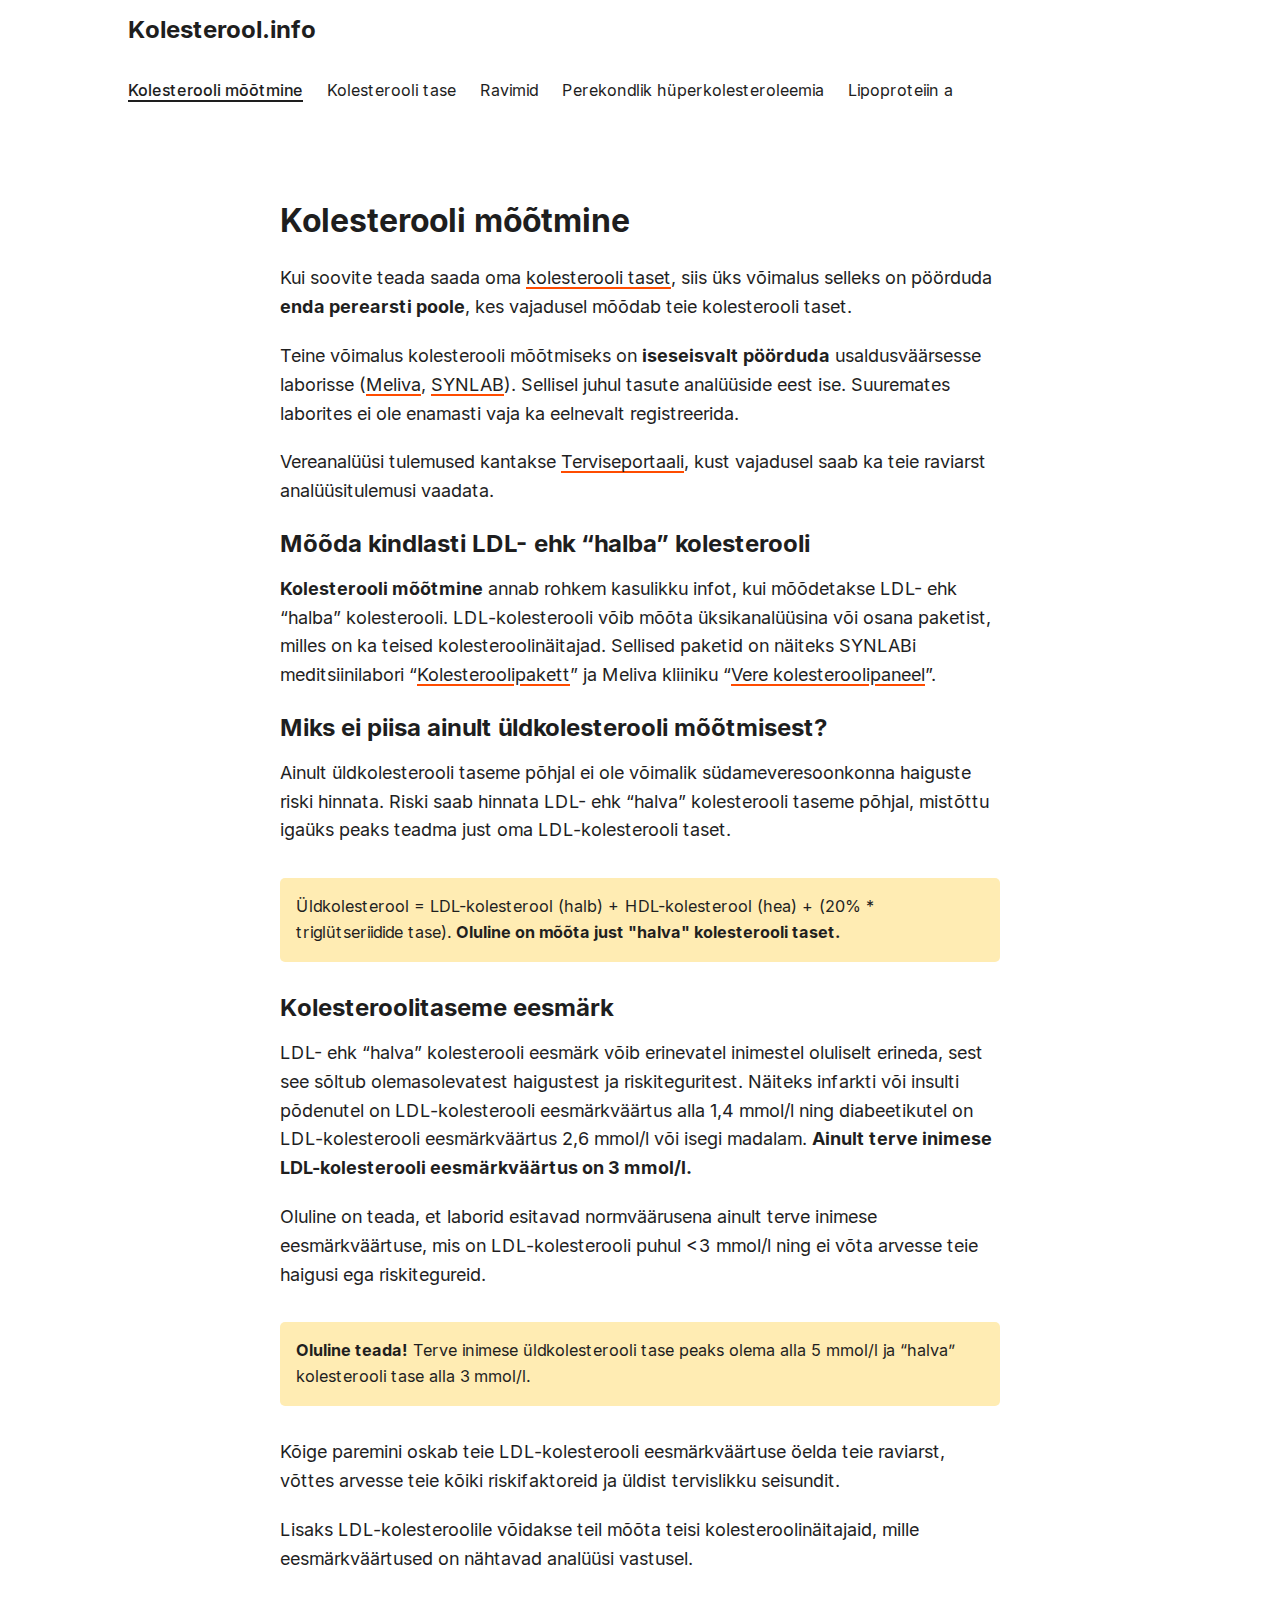
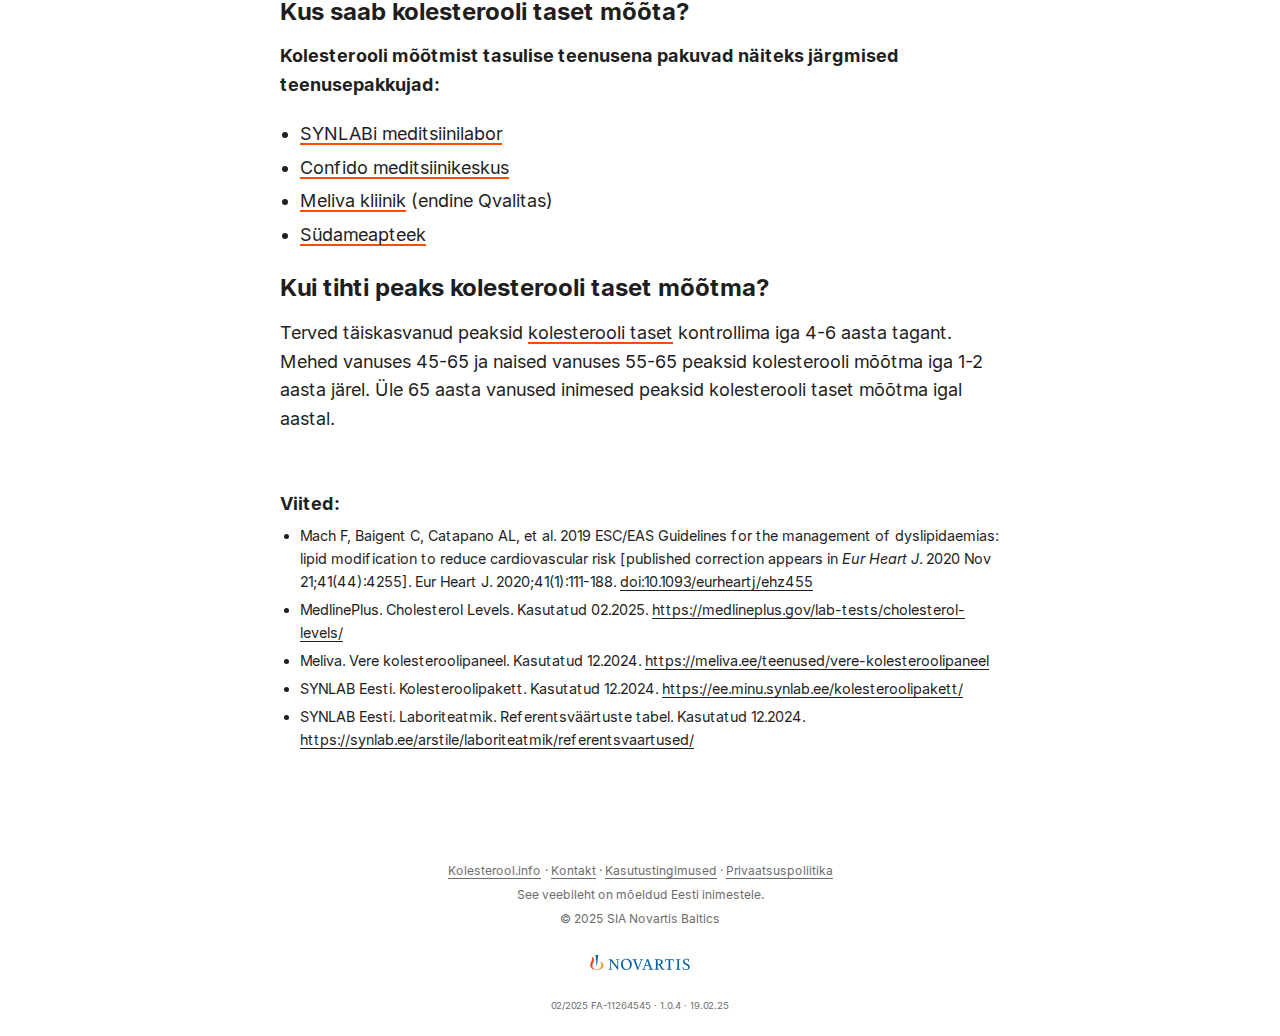
<file: kolesterooli-mootmine/index.html>
<!DOCTYPE html>
<html lang="et" dir="ltr">

<head><meta charset="utf-8">
<meta http-equiv="X-UA-Compatible" content="IE=edge">
<meta name="viewport" content="width=device-width, initial-scale=1, shrink-to-fit=no">
<meta name="robots" content="index, follow">
<title>Kolesterooli mõõtmine - mida peaks mõõtma ja kus | Kolesterool.info</title>
<meta name="keywords" content="">
<meta name="description" content="Vereanalüüsi tegemiseks pöördu perearsti poole või iseseisvalt mõnda usaldusväärsesse laborisse (SYNLAB, Meliva). Mõõtma peaksid kindlasti &#34;halva&#34; kolesterooli taset, mis peaks olema alla 3 mmol/l.">
<meta name="author" content="">
<link rel="canonical" href="https://kolesterool.info/kolesterooli-mootmine/">
<link crossorigin="anonymous" href="/assets/css/stylesheet.css" rel="preload stylesheet" as="style">
<link rel="icon" href="https://kolesterool.info/favicon.ico">
<link rel="icon" type="image/png" sizes="16x16" href="https://kolesterool.info/favicon-16x16.png">
<link rel="icon" type="image/png" sizes="32x32" href="https://kolesterool.info/favicon-32x32.png">
<link rel="apple-touch-icon" href="https://kolesterool.info/apple-touch-icon.png">
<link rel="mask-icon" href="https://kolesterool.info/safari-pinned-tab.svg">
<meta name="theme-color" content="#2e2e33">
<meta name="msapplication-TileColor" content="#2e2e33">
<link rel="alternate" hreflang="et" href="https://kolesterool.info/kolesterooli-mootmine/">
<noscript>
    <style>
        #theme-toggle,
        .top-link {
            display: none;
        }

    </style>
    <style>
        @media (prefers-color-scheme: dark) {
            :root {
                --theme: rgb(29, 30, 32);
                --entry: rgb(46, 46, 51);
                --primary: rgb(218, 218, 219);
                --secondary: rgb(155, 156, 157);
                --tertiary: rgb(65, 66, 68);
                --content: rgb(196, 196, 197);
                --code-block-bg: rgb(46, 46, 51);
                --code-bg: rgb(55, 56, 62);
                --border: rgb(51, 51, 51);
            }

            .list {
                background: var(--theme);
            }

            .list:not(.dark)::-webkit-scrollbar-track {
                background: 0 0;
            }

            .list:not(.dark)::-webkit-scrollbar-thumb {
                border-color: var(--theme);
            }
        }

    </style>
</noscript><link rel="preload" href="/fonts/Inter-Regular.woff2" as="font" type="font/woff2" crossorigin>
    <link rel="preload" href="/fonts/Inter-Bold.woff2" as="font" type="font/woff2" crossorigin>
    <link rel="preload" href="/fonts/Inter-Italic.woff2" as="font" type="font/woff2" crossorigin>


    
    <script src="https://analytics.ahrefs.com/analytics.js" data-key="7jpKghTl3qdBxeNb2K//LA" async></script>
    <meta name="google-site-verification" content="JXCJn7wnAtnAFCtVx2p2ghjFMxXr_SUWSZ2uuP1Op6o" />

    
    <script type="text/javascript" src="https://cdn.cookielaw.org/consent/0191bd29-2445-7b6b-b4bc-6edc6acb3fe4/OtAutoBlock.js" ></script>
    <script src="https://cdn.cookielaw.org/scripttemplates/otSDKStub.js" data-document-language="true" type="text/javascript" charset="UTF-8" data-domain-script="0191bd29-2445-7b6b-b4bc-6edc6acb3fe4" ></script>
    <script type="text/javascript">
        function OptanonWrapper() { }
    </script>
    

    
    <script>(function(w,d,s,l,i){w[l]=w[l]||[];w[l].push({'gtm.start':
        new Date().getTime(),event:'gtm.js'});var f=d.getElementsByTagName(s)[0],
        j=d.createElement(s),dl=l!='dataLayer'?'&l='+l:'';j.async=true;j.src=
        'https://www.googletagmanager.com/gtm.js?id='+i+dl;f.parentNode.insertBefore(j,f);
        })(window,document,'script','dataLayer','GTM-TW4XJW5M');</script>
    

    <meta property="og:url" content="https://kolesterool.info/kolesterooli-mootmine/">
  <meta property="og:site_name" content="Kolesterool.info">
  <meta property="og:title" content="Kolesterooli mõõtmine - mida peaks mõõtma ja kus">
  <meta property="og:description" content="Vereanalüüsi tegemiseks pöördu perearsti poole või iseseisvalt mõnda usaldusväärsesse laborisse (SYNLAB, Meliva). Mõõtma peaksid kindlasti &#34;halva&#34; kolesterooli taset, mis peaks olema alla 3 mmol/l.">
  <meta property="og:locale" content="et-EE">
  <meta property="og:type" content="article">
      <meta property="og:image" content="https://nvs.that.ee/kolesterool-info/kolesterool-info_og-image.png">
<meta name="twitter:card" content="summary_large_image">
<meta name="twitter:image" content="https://nvs.that.ee/kolesterool-info/kolesterool-info_og-image.png">
<meta name="twitter:title" content="Kolesterooli mõõtmine - mida peaks mõõtma ja kus">
<meta name="twitter:description" content="Vereanalüüsi tegemiseks pöördu perearsti poole või iseseisvalt mõnda usaldusväärsesse laborisse (SYNLAB, Meliva). Mõõtma peaksid kindlasti &#34;halva&#34; kolesterooli taset, mis peaks olema alla 3 mmol/l.">


<script type="application/ld+json">
{
  "@context": "https://schema.org",
  "@type": "BreadcrumbList",
  "itemListElement": [
    {
      "@type": "ListItem",
      "position":  1 ,
      "name": "Kolesterooli mõõtmine - mida peaks mõõtma ja kus",
      "item": "https://kolesterool.info/kolesterooli-mootmine/"
    }
  ]
}
</script>
<script type="application/ld+json">
{
  "@context": "https://schema.org",
  "@type": "BlogPosting",
  "headline": "Kolesterooli mõõtmine - mida peaks mõõtma ja kus",
  "name": "Kolesterooli mõõtmine - mida peaks mõõtma ja kus",
  "description": "Vereanalüüsi tegemiseks pöördu perearsti poole või iseseisvalt mõnda usaldusväärsesse laborisse (SYNLAB, Meliva). Mõõtma peaksid kindlasti \"halva\" kolesterooli taset, mis peaks olema alla 3 mmol/l.",
  "keywords": [
    
  ],
  "articleBody": "Kolesterooli mõõtmine Kui soovite teada saada oma kolesterooli taset, siis üks võimalus selleks on pöörduda enda perearsti poole, kes vajadusel mõõdab teie kolesterooli taset.\nTeine võimalus kolesterooli mõõtmiseks on iseseisvalt pöörduda usaldusväärsesse laborisse (Meliva, SYNLAB). Sellisel juhul tasute analüüside eest ise. Suuremates laborites ei ole enamasti vaja ka eelnevalt registreerida.\nVereanalüüsi tulemused kantakse Terviseportaali, kust vajadusel saab ka teie raviarst analüüsitulemusi vaadata.\nMõõda kindlasti LDL- ehk “halba” kolesterooli Kolesterooli mõõtmine annab rohkem kasulikku infot, kui mõõdetakse LDL- ehk “halba” kolesterooli. LDL-kolesterooli võib mõõta üksikanalüüsina või osana paketist, milles on ka teised kolesteroolinäitajad. Sellised paketid on näiteks SYNLABi meditsiinilabori “Kolesteroolipakett” ja Meliva kliiniku “Vere kolesteroolipaneel”.\nMiks ei piisa ainult üldkolesterooli mõõtmisest? Ainult üldkolesterooli taseme põhjal ei ole võimalik südameveresoonkonna haiguste riski hinnata. Riski saab hinnata LDL- ehk “halva” kolesterooli taseme põhjal, mistõttu igaüks peaks teadma just oma LDL-kolesterooli taset.\nÜldkolesterool = LDL-kolesterool (halb) + HDL-kolesterool (hea) + (20% * triglütseriidide tase). Oluline on mõõta just \"halva\" kolesterooli taset.\rKolesteroolitaseme eesmärk LDL- ehk “halva” kolesterooli eesmärk võib erinevatel inimestel oluliselt erineda, sest see sõltub olemasolevatest haigustest ja riskiteguritest. Näiteks infarkti või insulti põdenutel on LDL-kolesterooli eesmärkväärtus alla 1,4 mmol/l ning diabeetikutel on LDL-kolesterooli eesmärkväärtus 2,6 mmol/l või isegi madalam. Ainult terve inimese LDL-kolesterooli eesmärkväärtus on 3 mmol/l.\nOluline on teada, et laborid esitavad normväärusena ainult terve inimese eesmärkväärtuse, mis on LDL-kolesterooli puhul \u003c3 mmol/l ning ei võta arvesse teie haigusi ega riskitegureid.\nOluline teada! Terve inimese üldkolesterooli tase peaks olema alla 5 mmol/l ja “halva” kolesterooli tase alla 3 mmol/l.\rKõige paremini oskab teie LDL-kolesterooli eesmärkväärtuse öelda teie raviarst, võttes arvesse teie kõiki riskifaktoreid ja üldist tervislikku seisundit.\nLisaks LDL-kolesteroolile võidakse teil mõõta teisi kolesteroolinäitajaid, mille eesmärkväärtused on nähtavad analüüsi vastusel.\nKus saab kolesterooli taset mõõta? Kolesterooli mõõtmist tasulise teenusena pakuvad näiteks järgmised teenusepakkujad:\nSYNLABi meditsiinilabor Confido meditsiinikeskus Meliva kliinik (endine Qvalitas) Südameapteek Kui tihti peaks kolesterooli taset mõõtma? Terved täiskasvanud peaksid kolesterooli taset kontrollima iga 4-6 aasta tagant. Mehed vanuses 45-65 ja naised vanuses 55-65 peaksid kolesterooli mõõtma iga 1-2 aasta järel. Üle 65 aasta vanused inimesed peaksid kolesterooli taset mõõtma igal aastal.\nViited:\rMach F, Baigent C, Catapano AL, et al. 2019 ESC/EAS Guidelines for the management of dyslipidaemias: lipid modification to reduce cardiovascular risk [published correction appears in Eur Heart J. 2020 Nov 21;41(44):4255]. Eur Heart J. 2020;41(1):111-188. doi:10.1093/eurheartj/ehz455 MedlinePlus. Cholesterol Levels. Kasutatud 02.2025. https://medlineplus.gov/lab-tests/cholesterol-levels/ Meliva. Vere kolesteroolipaneel. Kasutatud 12.2024. https://meliva.ee/teenused/vere-kolesteroolipaneel SYNLAB Eesti. Kolesteroolipakett. Kasutatud 12.2024. https://ee.minu.synlab.ee/kolesteroolipakett/ SYNLAB Eesti. Laboriteatmik. Referentsväärtuste tabel. Kasutatud 12.2024. https://synlab.ee/arstile/laboriteatmik/referentsvaartused/ ",
  "wordCount" : "406",
  "inLanguage": "et",
  "image": "https://nvs.that.ee/kolesterool-info/kolesterool-info_og-image.png","datePublished": "0001-01-01T00:00:00Z",
  "dateModified": "0001-01-01T00:00:00Z",
  "mainEntityOfPage": {
    "@type": "WebPage",
    "@id": "https://kolesterool.info/kolesterooli-mootmine/"
  },
  "publisher": {
    "@type": "Organization",
    "name": "Kolesterool.info",
    "logo": {
      "@type": "ImageObject",
      "url": "https://kolesterool.info/favicon.ico"
    }
  }
}
</script>
</head>

<body class="" id="top">
<script>
    if (window.matchMedia('(prefers-color-scheme: dark)').matches) {
        document.body.classList.add('dark');
    }

</script>

<header class="header">
    <nav class="nav">
        <div class="logo">
            <a href="https://kolesterool.info/" accesskey="h" title="Kolesterool.info (Alt + H)">Kolesterool.info</a>
            <div class="logo-switches">
            </div>
        </div>
        <ul id="menu">
            <li>
                <a href="https://kolesterool.info/kolesterooli-mootmine/" title="Kolesterooli mõõtmine">
                    <span class="active">Kolesterooli mõõtmine</span>
                </a>
            </li>
            <li>
                <a href="https://kolesterool.info/kolesterooli-tase/" title="Kolesterooli tase">
                    <span>Kolesterooli tase</span>
                </a>
            </li>
            <li>
                <a href="https://kolesterool.info/kolesterooli-ravimid/" title="Ravimid">
                    <span>Ravimid</span>
                </a>
            </li>
            <li>
                <a href="https://kolesterool.info/perekondlik-huperkolesteroleemia/" title="Perekondlik hüperkolesteroleemia">
                    <span>Perekondlik hüperkolesteroleemia</span>
                </a>
            </li>
            <li>
                <a href="https://kolesterool.info/lipoproteiin-a/" title="Lipoproteiin a">
                    <span>Lipoproteiin a</span>
                </a>
            </li>
        </ul>
    </nav>
</header>
<main class="main">

<article class="post-single">
  <header class="post-header">
    
    <h1 class="post-title entry-hint-parent">
    </h1>
    <div class="post-meta">

</div>
  </header> 
  <div class="post-content"><h2 id="kolesterooli-mõõtmine">Kolesterooli mõõtmine</h2>
<p>Kui soovite teada saada oma <a href="https://kolesterool.info/kolesterooli-tase/">kolesterooli taset</a>, siis üks võimalus selleks on pöörduda <strong>enda perearsti poole</strong>, kes vajadusel mõõdab teie kolesterooli taset.</p>
<p>Teine võimalus kolesterooli mõõtmiseks on <strong>iseseisvalt pöörduda</strong> usaldusväärsesse laborisse (<a href="https://meliva.ee/teenused/vere-kolesteroolipaneel">Meliva</a>, <a href="https://ee.minu.synlab.ee/kolesteroolipakett/">SYNLAB</a>). Sellisel juhul tasute analüüside eest ise. Suuremates laborites ei ole enamasti vaja ka eelnevalt registreerida.</p>
<p>Vereanalüüsi tulemused kantakse <a href="https://www.terviseportaal.ee/">Terviseportaali</a>, kust vajadusel saab ka teie raviarst analüüsitulemusi vaadata.</p>
<h3 id="mõõda-kindlasti-ldl--ehk-halba-kolesterooli">Mõõda kindlasti LDL- ehk &ldquo;halba&rdquo; kolesterooli</h3>
<p><strong>Kolesterooli mõõtmine</strong> annab rohkem kasulikku infot, kui mõõdetakse LDL- ehk “halba” kolesterooli. LDL-kolesterooli võib mõõta üksikanalüüsina või osana paketist, milles on ka teised kolesteroolinäitajad. Sellised paketid on näiteks SYNLABi meditsiinilabori “<a href="https://ee.minu.synlab.ee/kolesteroolipakett/">Kolesteroolipakett</a>” ja Meliva kliiniku “<a href="https://meliva.ee/teenused/vere-kolesteroolipaneel">Vere kolesteroolipaneel</a>”.</p>
<h3 id="miks-ei-piisa-ainult-üldkolesterooli-mõõtmisest">Miks ei piisa ainult üldkolesterooli mõõtmisest?</h3>
<p>Ainult üldkolesterooli taseme põhjal ei ole võimalik südameveresoonkonna haiguste riski hinnata. Riski saab hinnata LDL- ehk “halva” kolesterooli taseme põhjal, mistõttu igaüks peaks teadma just oma LDL-kolesterooli taset.</p>
<div class="block_highlight">
    <div>
        Üldkolesterool = LDL-kolesterool (halb) + HDL-kolesterool (hea) + (20% * triglütseriidide tase). <strong>Oluline on mõõta just "halva" kolesterooli taset.</strong>
    </div>
</div>
<h3 id="kolesteroolitaseme-eesmärk">Kolesteroolitaseme eesmärk</h3>
<p>LDL- ehk “halva” kolesterooli eesmärk võib erinevatel inimestel oluliselt erineda, sest see sõltub olemasolevatest haigustest ja riskiteguritest. Näiteks infarkti või insulti põdenutel on LDL-kolesterooli eesmärkväärtus alla 1,4 mmol/l ning diabeetikutel on LDL-kolesterooli eesmärkväärtus 2,6 mmol/l või isegi madalam. <strong>Ainult terve inimese LDL-kolesterooli eesmärkväärtus on 3 mmol/l.</strong></p>
<p>Oluline on teada, et laborid esitavad normväärusena ainult terve inimese eesmärkväärtuse, mis on LDL-kolesterooli puhul &lt;3 mmol/l ning ei võta arvesse teie haigusi ega riskitegureid.</p>
<div class="block_highlight">
    <div>
        <strong>Oluline teada!</strong> Terve inimese üldkolesterooli tase peaks olema alla 5 mmol/l ja “halva” kolesterooli tase  alla 3 mmol/l.
    </div>
</div>
<p>Kõige paremini oskab teie LDL-kolesterooli eesmärkväärtuse öelda teie raviarst, võttes arvesse teie kõiki riskifaktoreid ja üldist tervislikku seisundit.</p>
<p>Lisaks LDL-kolesteroolile võidakse teil mõõta teisi kolesteroolinäitajaid, mille eesmärkväärtused on nähtavad analüüsi vastusel.</p>
<h3 id="kus-saab-kolesterooli-taset-mõõta">Kus saab kolesterooli taset mõõta?</h3>
<p><strong>Kolesterooli mõõtmist tasulise teenusena pakuvad näiteks järgmised teenusepakkujad:</strong></p>
<ul>
<li><a href="https://ee.minu.synlab.ee/kolesteroolipakett/">SYNLABi meditsiinilabor</a></li>
<li><a href="https://www.confido.ee/uuringud-ja-protseduurid/analuusid/uksikanaluus/ldl-kolesterooli-maaramine/">Confido meditsiinikeskus</a></li>
<li><a href="https://meliva.ee/teenused/vere-kolesteroolipaneel">Meliva kliinik</a> (endine Qvalitas)</li>
<li><a href="https://www.sudameapteek.ee/teenused/kolesterooli-taisprofiili-maaramine">Südameapteek</a></li>
</ul>
<h3 id="kui-tihti-peaks-kolesterooli-taset-mõõtma">Kui tihti peaks kolesterooli taset mõõtma?</h3>
<p>Terved täiskasvanud peaksid <a href="https://kolesterool.info/kolesterooli-tase/">kolesterooli taset</a> kontrollima iga 4-6 aasta tagant. Mehed vanuses 45-65 ja naised vanuses 55-65 peaksid kolesterooli mõõtma iga 1-2 aasta järel. Üle 65 aasta vanused inimesed peaksid kolesterooli taset mõõtma igal aastal.</p>
<div style="padding-top: 2em;" class="references">
    <strong>Viited:</strong>
    <div style="font-size: 80%;">
        <ul>
<li>Mach F, Baigent C, Catapano AL, et al. 2019 ESC/EAS Guidelines for the management of dyslipidaemias: lipid modification to reduce cardiovascular risk [published correction appears in <em>Eur Heart J</em>. 2020 Nov 21;41(44):4255]. Eur Heart J. 2020;41(1):111-188. <a href="https://doi.org/10.1093/eurheartj/ehz455">doi:10.1093/eurheartj/ehz455</a></li>
<li>MedlinePlus. Cholesterol Levels. Kasutatud 02.2025. <a href="https://medlineplus.gov/lab-tests/cholesterol-levels/">https://medlineplus.gov/lab-tests/cholesterol-levels/</a></li>
<li>Meliva. Vere kolesteroolipaneel. Kasutatud 12.2024. <a href="https://meliva.ee/teenused/vere-kolesteroolipaneel">https://meliva.ee/teenused/vere-kolesteroolipaneel</a></li>
<li>SYNLAB Eesti. Kolesteroolipakett. Kasutatud 12.2024. <a href="https://ee.minu.synlab.ee/kolesteroolipakett/">https://ee.minu.synlab.ee/kolesteroolipakett/</a></li>
<li>SYNLAB Eesti. Laboriteatmik. Referentsväärtuste tabel. Kasutatud 12.2024. <a href="https://synlab.ee/arstile/laboriteatmik/referentsvaartused/">https://synlab.ee/arstile/laboriteatmik/referentsvaartused/</a></li>
</ul>

    </div>
</div>

  </div>

  <footer class="post-footer">
    <ul class="post-tags">
    </ul>
  </footer>
</article>
    </main>
    
<footer class="footer">
    <span><a href="https://kolesterool.info/">Kolesterool.info</a></span> · 

    <a href="https://www.novartis.com/ee-et/meist/kontakt" target="_blank">Kontakt</a> · 
    <a href="/kasutustingimused/">Kasutustingimused</a> · 
    <a href="/privaatsuspoliitika/">Privaatsuspoliitika</a>

    <div>
        See veebileht on mõeldud Eesti inimestele.<br>
        &copy; 2025 SIA Novartis Baltics
    </div>
    <div>
        <a href="https://www.novartis.com/ee-et/meist/kontakt" target="_blank">
            <img loading="lazy" src="/assets/images/novartis-logo.svg" width="100px" height="15px" alt="Novartis logo"
                aria-label="Novartis logo" style="margin: 2em auto;"></a>
    </div>
    <div style="font-size: 80%;">
        02/2025 FA-11264545 ·  1.0.4 ·  19.02.25
    </div>
</footer>

<script
  src="https://code.jquery.com/jquery-3.7.1.slim.min.js"
  integrity="sha256-kmHvs0B+OpCW5GVHUNjv9rOmY0IvSIRcf7zGUDTDQM8="
  crossorigin="anonymous"></script>

<script>
    $('a').each(function () {
        let a = new RegExp('/' + window.location.host + '/');
        let b = new RegExp('^https:\/\/www.novartis\.com');
        if (!a.test(this.href) && !b.test(this.href)) {
            $(this).attr("target", "_blank");
            $(this).click(e => {
                externalLinkConfirmation();
            });
        }
    });

    function externalLinkConfirmation() {

        let message = "Olete lahkumas veebilehelt www.kolesterool.info. Sellelt lingilt liigute edasi veebilehele, mille sisu eest Novartis ei vastuta."

        let result = confirm(message);
        if (!result) event.preventDefault();
    }
</script>
<noscript><iframe src="https://www.googletagmanager.com/ns.html?id=GTM-TW4XJW5M"
    height="0" width="0" style="display:none;visibility:hidden"></iframe></noscript>

 

<script>
    let menu = document.getElementById('menu')
    if (menu) {
        menu.scrollLeft = localStorage.getItem("menu-scroll-position");
        menu.onscroll = function () {
            localStorage.setItem("menu-scroll-position", menu.scrollLeft);
        }
    }

    document.querySelectorAll('a[href^="#"]').forEach(anchor => {
        anchor.addEventListener("click", function (e) {
            e.preventDefault();
            var id = this.getAttribute("href").substr(1);
            if (!window.matchMedia('(prefers-reduced-motion: reduce)').matches) {
                document.querySelector(`[id='${decodeURIComponent(id)}']`).scrollIntoView({
                    behavior: "smooth"
                });
            } else {
                document.querySelector(`[id='${decodeURIComponent(id)}']`).scrollIntoView();
            }
            if (id === "top") {
                history.replaceState(null, null, " ");
            } else {
                history.pushState(null, null, `#${id}`);
            }
        });
    });

</script></body>

</html>
</file>
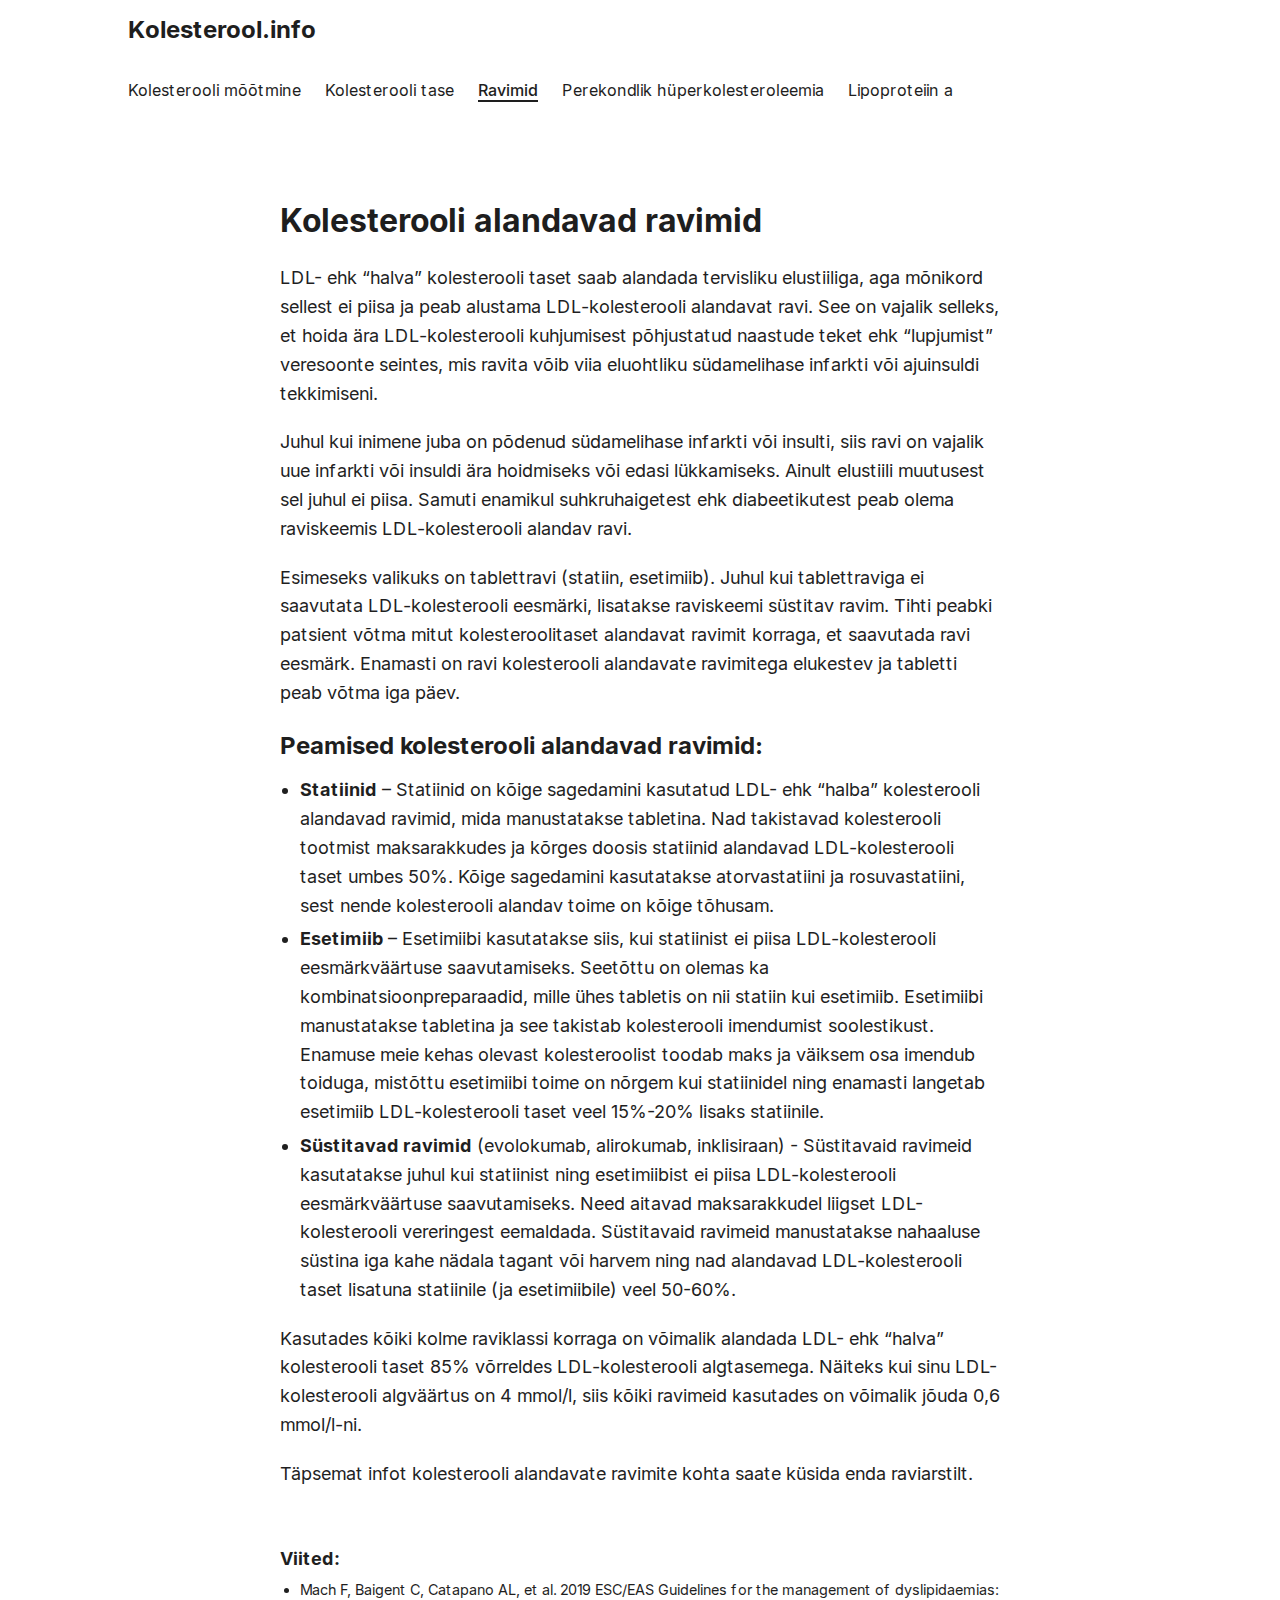
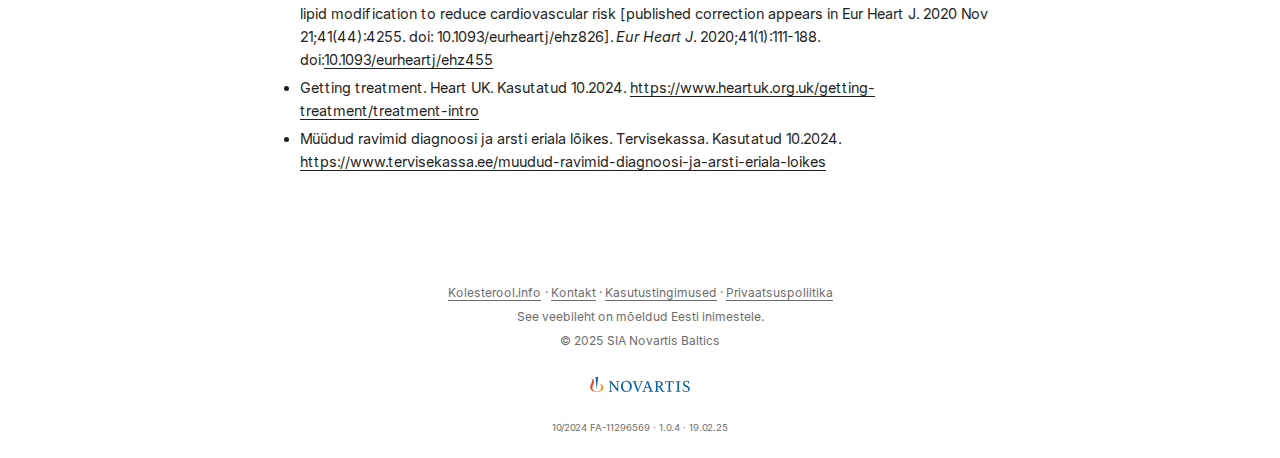
<file: kolesterooli-ravimid/index.html>
<!DOCTYPE html>
<html lang="et" dir="ltr">

<head><meta charset="utf-8">
<meta http-equiv="X-UA-Compatible" content="IE=edge">
<meta name="viewport" content="width=device-width, initial-scale=1, shrink-to-fit=no">
<meta name="robots" content="index, follow">
<title>Kolesterooli ravimid | Kolesterool.info</title>
<meta name="keywords" content="">
<meta name="description" content="Kõik kolesterooli ravimid on retseptiravimid. Esimeseks valikuks on tablettravi – statiin ja esetimiib. Juhul kui tablettraviga ei saavutata LDL-kolesterooli eesmärki, lisatakse raviskeemi süstitav ravim.">
<meta name="author" content="">
<link rel="canonical" href="https://kolesterool.info/kolesterooli-ravimid/">
<link crossorigin="anonymous" href="/assets/css/stylesheet.css" rel="preload stylesheet" as="style">
<link rel="icon" href="https://kolesterool.info/favicon.ico">
<link rel="icon" type="image/png" sizes="16x16" href="https://kolesterool.info/favicon-16x16.png">
<link rel="icon" type="image/png" sizes="32x32" href="https://kolesterool.info/favicon-32x32.png">
<link rel="apple-touch-icon" href="https://kolesterool.info/apple-touch-icon.png">
<link rel="mask-icon" href="https://kolesterool.info/safari-pinned-tab.svg">
<meta name="theme-color" content="#2e2e33">
<meta name="msapplication-TileColor" content="#2e2e33">
<link rel="alternate" hreflang="et" href="https://kolesterool.info/kolesterooli-ravimid/">
<noscript>
    <style>
        #theme-toggle,
        .top-link {
            display: none;
        }

    </style>
    <style>
        @media (prefers-color-scheme: dark) {
            :root {
                --theme: rgb(29, 30, 32);
                --entry: rgb(46, 46, 51);
                --primary: rgb(218, 218, 219);
                --secondary: rgb(155, 156, 157);
                --tertiary: rgb(65, 66, 68);
                --content: rgb(196, 196, 197);
                --code-block-bg: rgb(46, 46, 51);
                --code-bg: rgb(55, 56, 62);
                --border: rgb(51, 51, 51);
            }

            .list {
                background: var(--theme);
            }

            .list:not(.dark)::-webkit-scrollbar-track {
                background: 0 0;
            }

            .list:not(.dark)::-webkit-scrollbar-thumb {
                border-color: var(--theme);
            }
        }

    </style>
</noscript><link rel="preload" href="/fonts/Inter-Regular.woff2" as="font" type="font/woff2" crossorigin>
    <link rel="preload" href="/fonts/Inter-Bold.woff2" as="font" type="font/woff2" crossorigin>
    <link rel="preload" href="/fonts/Inter-Italic.woff2" as="font" type="font/woff2" crossorigin>


    
    <script src="https://analytics.ahrefs.com/analytics.js" data-key="7jpKghTl3qdBxeNb2K//LA" async></script>
    <meta name="google-site-verification" content="JXCJn7wnAtnAFCtVx2p2ghjFMxXr_SUWSZ2uuP1Op6o" />

    
    <script type="text/javascript" src="https://cdn.cookielaw.org/consent/0191bd29-2445-7b6b-b4bc-6edc6acb3fe4/OtAutoBlock.js" ></script>
    <script src="https://cdn.cookielaw.org/scripttemplates/otSDKStub.js" data-document-language="true" type="text/javascript" charset="UTF-8" data-domain-script="0191bd29-2445-7b6b-b4bc-6edc6acb3fe4" ></script>
    <script type="text/javascript">
        function OptanonWrapper() { }
    </script>
    

    
    <script>(function(w,d,s,l,i){w[l]=w[l]||[];w[l].push({'gtm.start':
        new Date().getTime(),event:'gtm.js'});var f=d.getElementsByTagName(s)[0],
        j=d.createElement(s),dl=l!='dataLayer'?'&l='+l:'';j.async=true;j.src=
        'https://www.googletagmanager.com/gtm.js?id='+i+dl;f.parentNode.insertBefore(j,f);
        })(window,document,'script','dataLayer','GTM-TW4XJW5M');</script>
    

    <meta property="og:url" content="https://kolesterool.info/kolesterooli-ravimid/">
  <meta property="og:site_name" content="Kolesterool.info">
  <meta property="og:title" content="Kolesterooli ravimid">
  <meta property="og:description" content="Kõik kolesterooli ravimid on retseptiravimid. Esimeseks valikuks on tablettravi – statiin ja esetimiib. Juhul kui tablettraviga ei saavutata LDL-kolesterooli eesmärki, lisatakse raviskeemi süstitav ravim.">
  <meta property="og:locale" content="et-EE">
  <meta property="og:type" content="article">
      <meta property="og:image" content="https://nvs.that.ee/kolesterool-info/kolesterool-info_og-image.png">
<meta name="twitter:card" content="summary_large_image">
<meta name="twitter:image" content="https://nvs.that.ee/kolesterool-info/kolesterool-info_og-image.png">
<meta name="twitter:title" content="Kolesterooli ravimid">
<meta name="twitter:description" content="Kõik kolesterooli ravimid on retseptiravimid. Esimeseks valikuks on tablettravi – statiin ja esetimiib. Juhul kui tablettraviga ei saavutata LDL-kolesterooli eesmärki, lisatakse raviskeemi süstitav ravim.">


<script type="application/ld+json">
{
  "@context": "https://schema.org",
  "@type": "BreadcrumbList",
  "itemListElement": [
    {
      "@type": "ListItem",
      "position":  1 ,
      "name": "Kolesterooli ravimid",
      "item": "https://kolesterool.info/kolesterooli-ravimid/"
    }
  ]
}
</script>
<script type="application/ld+json">
{
  "@context": "https://schema.org",
  "@type": "BlogPosting",
  "headline": "Kolesterooli ravimid",
  "name": "Kolesterooli ravimid",
  "description": "Kõik kolesterooli ravimid on retseptiravimid. Esimeseks valikuks on tablettravi – statiin ja esetimiib. Juhul kui tablettraviga ei saavutata LDL-kolesterooli eesmärki, lisatakse raviskeemi süstitav ravim.",
  "keywords": [
    
  ],
  "articleBody": "Kolesterooli alandavad ravimid LDL- ehk “halva” kolesterooli taset saab alandada tervisliku elustiiliga, aga mõnikord sellest ei piisa ja peab alustama LDL-kolesterooli alandavat ravi. See on vajalik selleks, et hoida ära LDL-kolesterooli kuhjumisest põhjustatud naastude teket ehk “lupjumist” veresoonte seintes, mis ravita võib viia eluohtliku südamelihase infarkti või ajuinsuldi tekkimiseni.\nJuhul kui inimene juba on põdenud südamelihase infarkti või insulti, siis ravi on vajalik uue infarkti või insuldi ära hoidmiseks või edasi lükkamiseks. Ainult elustiili muutusest sel juhul ei piisa. Samuti enamikul suhkruhaigetest ehk diabeetikutest peab olema raviskeemis LDL-kolesterooli alandav ravi.\nEsimeseks valikuks on tablettravi (statiin, esetimiib). Juhul kui tablettraviga ei saavutata LDL-kolesterooli eesmärki, lisatakse raviskeemi süstitav ravim. Tihti peabki patsient võtma mitut kolesteroolitaset alandavat ravimit korraga, et saavutada ravi eesmärk. Enamasti on ravi kolesterooli alandavate ravimitega elukestev ja tabletti peab võtma iga päev.\nPeamised kolesterooli alandavad ravimid: Statiinid – Statiinid on kõige sagedamini kasutatud LDL- ehk “halba” kolesterooli alandavad ravimid, mida manustatakse tabletina. Nad takistavad kolesterooli tootmist maksarakkudes ja kõrges doosis statiinid alandavad LDL-kolesterooli taset umbes 50%. Kõige sagedamini kasutatakse atorvastatiini ja rosuvastatiini, sest nende kolesterooli alandav toime on kõige tõhusam. Esetimiib – Esetimiibi kasutatakse siis, kui statiinist ei piisa LDL-kolesterooli eesmärkväärtuse saavutamiseks. Seetõttu on olemas ka kombinatsioonpreparaadid, mille ühes tabletis on nii statiin kui esetimiib. Esetimiibi manustatakse tabletina ja see takistab kolesterooli imendumist soolestikust. Enamuse meie kehas olevast kolesteroolist toodab maks ja väiksem osa imendub toiduga, mistõttu esetimiibi toime on nõrgem kui statiinidel ning enamasti langetab esetimiib LDL-kolesterooli taset veel 15%-20% lisaks statiinile. Süstitavad ravimid (evolokumab, alirokumab, inklisiraan) - Süstitavaid ravimeid kasutatakse juhul kui statiinist ning esetimiibist ei piisa LDL-kolesterooli eesmärkväärtuse saavutamiseks. Need aitavad maksarakkudel liigset LDL-kolesterooli vereringest eemaldada. Süstitavaid ravimeid manustatakse nahaaluse süstina iga kahe nädala tagant või harvem ning nad alandavad LDL-kolesterooli taset lisatuna statiinile (ja esetimiibile) veel 50-60%. Kasutades kõiki kolme raviklassi korraga on võimalik alandada LDL- ehk “halva” kolesterooli taset 85% võrreldes LDL-kolesterooli algtasemega. Näiteks kui sinu LDL-kolesterooli algväärtus on 4 mmol/l, siis kõiki ravimeid kasutades on võimalik jõuda 0,6 mmol/l-ni.\nTäpsemat infot kolesterooli alandavate ravimite kohta saate küsida enda raviarstilt.\nViited:\rMach F, Baigent C, Catapano AL, et al. 2019 ESC/EAS Guidelines for the management of dyslipidaemias: lipid modification to reduce cardiovascular risk [published correction appears in Eur Heart J. 2020 Nov 21;41(44):4255. doi: 10.1093/eurheartj/ehz826]. Eur Heart J. 2020;41(1):111-188. doi:10.1093/eurheartj/ehz455 Getting treatment. Heart UK. Kasutatud 10.2024. https://www.heartuk.org.uk/getting-treatment/treatment-intro Müüdud ravimid diagnoosi ja arsti eriala lõikes. Tervisekassa. Kasutatud 10.2024. https://www.tervisekassa.ee/muudud-ravimid-diagnoosi-ja-arsti-eriala-loikes ",
  "wordCount" : "394",
  "inLanguage": "et",
  "image": "https://nvs.that.ee/kolesterool-info/kolesterool-info_og-image.png","datePublished": "0001-01-01T00:00:00Z",
  "dateModified": "0001-01-01T00:00:00Z",
  "mainEntityOfPage": {
    "@type": "WebPage",
    "@id": "https://kolesterool.info/kolesterooli-ravimid/"
  },
  "publisher": {
    "@type": "Organization",
    "name": "Kolesterool.info",
    "logo": {
      "@type": "ImageObject",
      "url": "https://kolesterool.info/favicon.ico"
    }
  }
}
</script>
</head>

<body class="" id="top">
<script>
    if (window.matchMedia('(prefers-color-scheme: dark)').matches) {
        document.body.classList.add('dark');
    }

</script>

<header class="header">
    <nav class="nav">
        <div class="logo">
            <a href="https://kolesterool.info/" accesskey="h" title="Kolesterool.info (Alt + H)">Kolesterool.info</a>
            <div class="logo-switches">
            </div>
        </div>
        <ul id="menu">
            <li>
                <a href="https://kolesterool.info/kolesterooli-mootmine/" title="Kolesterooli mõõtmine">
                    <span>Kolesterooli mõõtmine</span>
                </a>
            </li>
            <li>
                <a href="https://kolesterool.info/kolesterooli-tase/" title="Kolesterooli tase">
                    <span>Kolesterooli tase</span>
                </a>
            </li>
            <li>
                <a href="https://kolesterool.info/kolesterooli-ravimid/" title="Ravimid">
                    <span class="active">Ravimid</span>
                </a>
            </li>
            <li>
                <a href="https://kolesterool.info/perekondlik-huperkolesteroleemia/" title="Perekondlik hüperkolesteroleemia">
                    <span>Perekondlik hüperkolesteroleemia</span>
                </a>
            </li>
            <li>
                <a href="https://kolesterool.info/lipoproteiin-a/" title="Lipoproteiin a">
                    <span>Lipoproteiin a</span>
                </a>
            </li>
        </ul>
    </nav>
</header>
<main class="main">

<article class="post-single">
  <header class="post-header">
    
    <h1 class="post-title entry-hint-parent">
    </h1>
    <div class="post-meta">

</div>
  </header> 
  <div class="post-content"><h2 id="kolesterooli-alandavad-ravimid">Kolesterooli alandavad ravimid</h2>
<p>LDL- ehk &ldquo;halva&rdquo; kolesterooli taset saab alandada tervisliku elustiiliga, aga mõnikord sellest ei piisa ja peab alustama LDL-kolesterooli alandavat ravi. See on vajalik selleks, et hoida ära LDL-kolesterooli kuhjumisest põhjustatud naastude teket ehk “lupjumist” veresoonte seintes, mis ravita võib viia eluohtliku südamelihase infarkti või ajuinsuldi tekkimiseni.</p>
<p>Juhul kui inimene juba on põdenud südamelihase infarkti või insulti, siis ravi on vajalik uue infarkti või insuldi ära hoidmiseks või edasi lükkamiseks. Ainult elustiili muutusest sel juhul ei piisa. Samuti enamikul suhkruhaigetest ehk diabeetikutest peab olema raviskeemis LDL-kolesterooli alandav ravi.</p>
<p>Esimeseks valikuks on tablettravi (statiin, esetimiib). Juhul kui tablettraviga ei saavutata LDL-kolesterooli eesmärki, lisatakse raviskeemi süstitav ravim. Tihti peabki patsient võtma mitut kolesteroolitaset alandavat ravimit korraga, et saavutada ravi eesmärk. Enamasti on ravi kolesterooli alandavate ravimitega elukestev ja tabletti peab võtma iga päev.</p>
<h3 id="peamised-kolesterooli-alandavad-ravimid">Peamised kolesterooli alandavad ravimid:</h3>
<ul>
<li><strong>Statiinid</strong> – Statiinid on kõige sagedamini kasutatud LDL- ehk “halba” kolesterooli alandavad ravimid, mida manustatakse tabletina. Nad takistavad kolesterooli tootmist maksarakkudes ja kõrges doosis statiinid alandavad LDL-kolesterooli taset umbes 50%. Kõige sagedamini kasutatakse atorvastatiini ja rosuvastatiini, sest nende kolesterooli alandav toime on kõige tõhusam.</li>
<li><strong>Esetimiib</strong> – Esetimiibi kasutatakse siis, kui statiinist ei piisa LDL-kolesterooli eesmärkväärtuse saavutamiseks. Seetõttu on olemas ka kombinatsioonpreparaadid, mille ühes tabletis on nii statiin kui esetimiib. Esetimiibi manustatakse tabletina ja see takistab kolesterooli imendumist soolestikust. Enamuse meie kehas olevast kolesteroolist toodab maks ja väiksem osa imendub toiduga, mistõttu esetimiibi toime on nõrgem kui statiinidel ning enamasti langetab esetimiib LDL-kolesterooli taset veel 15%-20% lisaks statiinile.</li>
<li><strong>Süstitavad ravimid</strong> (evolokumab, alirokumab, inklisiraan) - Süstitavaid ravimeid kasutatakse juhul kui statiinist ning esetimiibist ei piisa LDL-kolesterooli eesmärkväärtuse saavutamiseks. Need aitavad maksarakkudel liigset LDL-kolesterooli vereringest eemaldada. Süstitavaid ravimeid manustatakse nahaaluse süstina iga kahe nädala tagant või harvem ning nad alandavad LDL-kolesterooli taset lisatuna statiinile (ja esetimiibile) veel 50-60%.</li>
</ul>
<p>Kasutades kõiki kolme raviklassi korraga on võimalik alandada LDL- ehk &ldquo;halva&rdquo; kolesterooli taset 85% võrreldes LDL-kolesterooli algtasemega. Näiteks kui sinu LDL-kolesterooli algväärtus on 4 mmol/l, siis kõiki ravimeid kasutades on võimalik jõuda 0,6 mmol/l-ni.</p>
<p>Täpsemat infot kolesterooli alandavate ravimite kohta saate küsida enda raviarstilt.</p>
<div style="padding-top: 2em;" class="references">
    <strong>Viited:</strong>
    <div style="font-size: 80%;">
        <ul>
<li>Mach F, Baigent C, Catapano AL, et al. 2019 ESC/EAS Guidelines for the management of dyslipidaemias: lipid modification to reduce cardiovascular risk [published correction appears in Eur Heart J. 2020 Nov 21;41(44):4255. doi: 10.1093/eurheartj/ehz826]. <em>Eur Heart J</em>. 2020;41(1):111-188. doi:<a href="https://doi.org/10.1093/eurheartj/ehz455">10.1093/eurheartj/ehz455</a></li>
<li>Getting treatment. Heart UK. Kasutatud 10.2024. <a href="https://www.heartuk.org.uk/getting-treatment/treatment-intro">https://www.heartuk.org.uk/getting-treatment/treatment-intro</a></li>
<li>Müüdud ravimid diagnoosi ja arsti eriala lõikes. Tervisekassa. Kasutatud 10.2024. <a href="https://www.tervisekassa.ee/muudud-ravimid-diagnoosi-ja-arsti-eriala-loikes">https://www.tervisekassa.ee/muudud-ravimid-diagnoosi-ja-arsti-eriala-loikes</a></li>
</ul>

    </div>
</div>

  </div>

  <footer class="post-footer">
    <ul class="post-tags">
    </ul>
  </footer>
</article>
    </main>
    
<footer class="footer">
    <span><a href="https://kolesterool.info/">Kolesterool.info</a></span> · 

    <a href="https://www.novartis.com/ee-et/meist/kontakt" target="_blank">Kontakt</a> · 
    <a href="/kasutustingimused/">Kasutustingimused</a> · 
    <a href="/privaatsuspoliitika/">Privaatsuspoliitika</a>

    <div>
        See veebileht on mõeldud Eesti inimestele.<br>
        &copy; 2025 SIA Novartis Baltics
    </div>
    <div>
        <a href="https://www.novartis.com/ee-et/meist/kontakt" target="_blank">
            <img loading="lazy" src="/assets/images/novartis-logo.svg" width="100px" height="15px" alt="Novartis logo"
                aria-label="Novartis logo" style="margin: 2em auto;"></a>
    </div>
    <div style="font-size: 80%;">
        10/2024 FA-11296569 ·  1.0.4 ·  19.02.25
    </div>
</footer>

<script
  src="https://code.jquery.com/jquery-3.7.1.slim.min.js"
  integrity="sha256-kmHvs0B+OpCW5GVHUNjv9rOmY0IvSIRcf7zGUDTDQM8="
  crossorigin="anonymous"></script>

<script>
    $('a').each(function () {
        let a = new RegExp('/' + window.location.host + '/');
        let b = new RegExp('^https:\/\/www.novartis\.com');
        if (!a.test(this.href) && !b.test(this.href)) {
            $(this).attr("target", "_blank");
            $(this).click(e => {
                externalLinkConfirmation();
            });
        }
    });

    function externalLinkConfirmation() {

        let message = "Olete lahkumas veebilehelt www.kolesterool.info. Sellelt lingilt liigute edasi veebilehele, mille sisu eest Novartis ei vastuta."

        let result = confirm(message);
        if (!result) event.preventDefault();
    }
</script>
<noscript><iframe src="https://www.googletagmanager.com/ns.html?id=GTM-TW4XJW5M"
    height="0" width="0" style="display:none;visibility:hidden"></iframe></noscript>

 

<script>
    let menu = document.getElementById('menu')
    if (menu) {
        menu.scrollLeft = localStorage.getItem("menu-scroll-position");
        menu.onscroll = function () {
            localStorage.setItem("menu-scroll-position", menu.scrollLeft);
        }
    }

    document.querySelectorAll('a[href^="#"]').forEach(anchor => {
        anchor.addEventListener("click", function (e) {
            e.preventDefault();
            var id = this.getAttribute("href").substr(1);
            if (!window.matchMedia('(prefers-reduced-motion: reduce)').matches) {
                document.querySelector(`[id='${decodeURIComponent(id)}']`).scrollIntoView({
                    behavior: "smooth"
                });
            } else {
                document.querySelector(`[id='${decodeURIComponent(id)}']`).scrollIntoView();
            }
            if (id === "top") {
                history.replaceState(null, null, " ");
            } else {
                history.pushState(null, null, `#${id}`);
            }
        });
    });

</script></body>

</html>
</file>
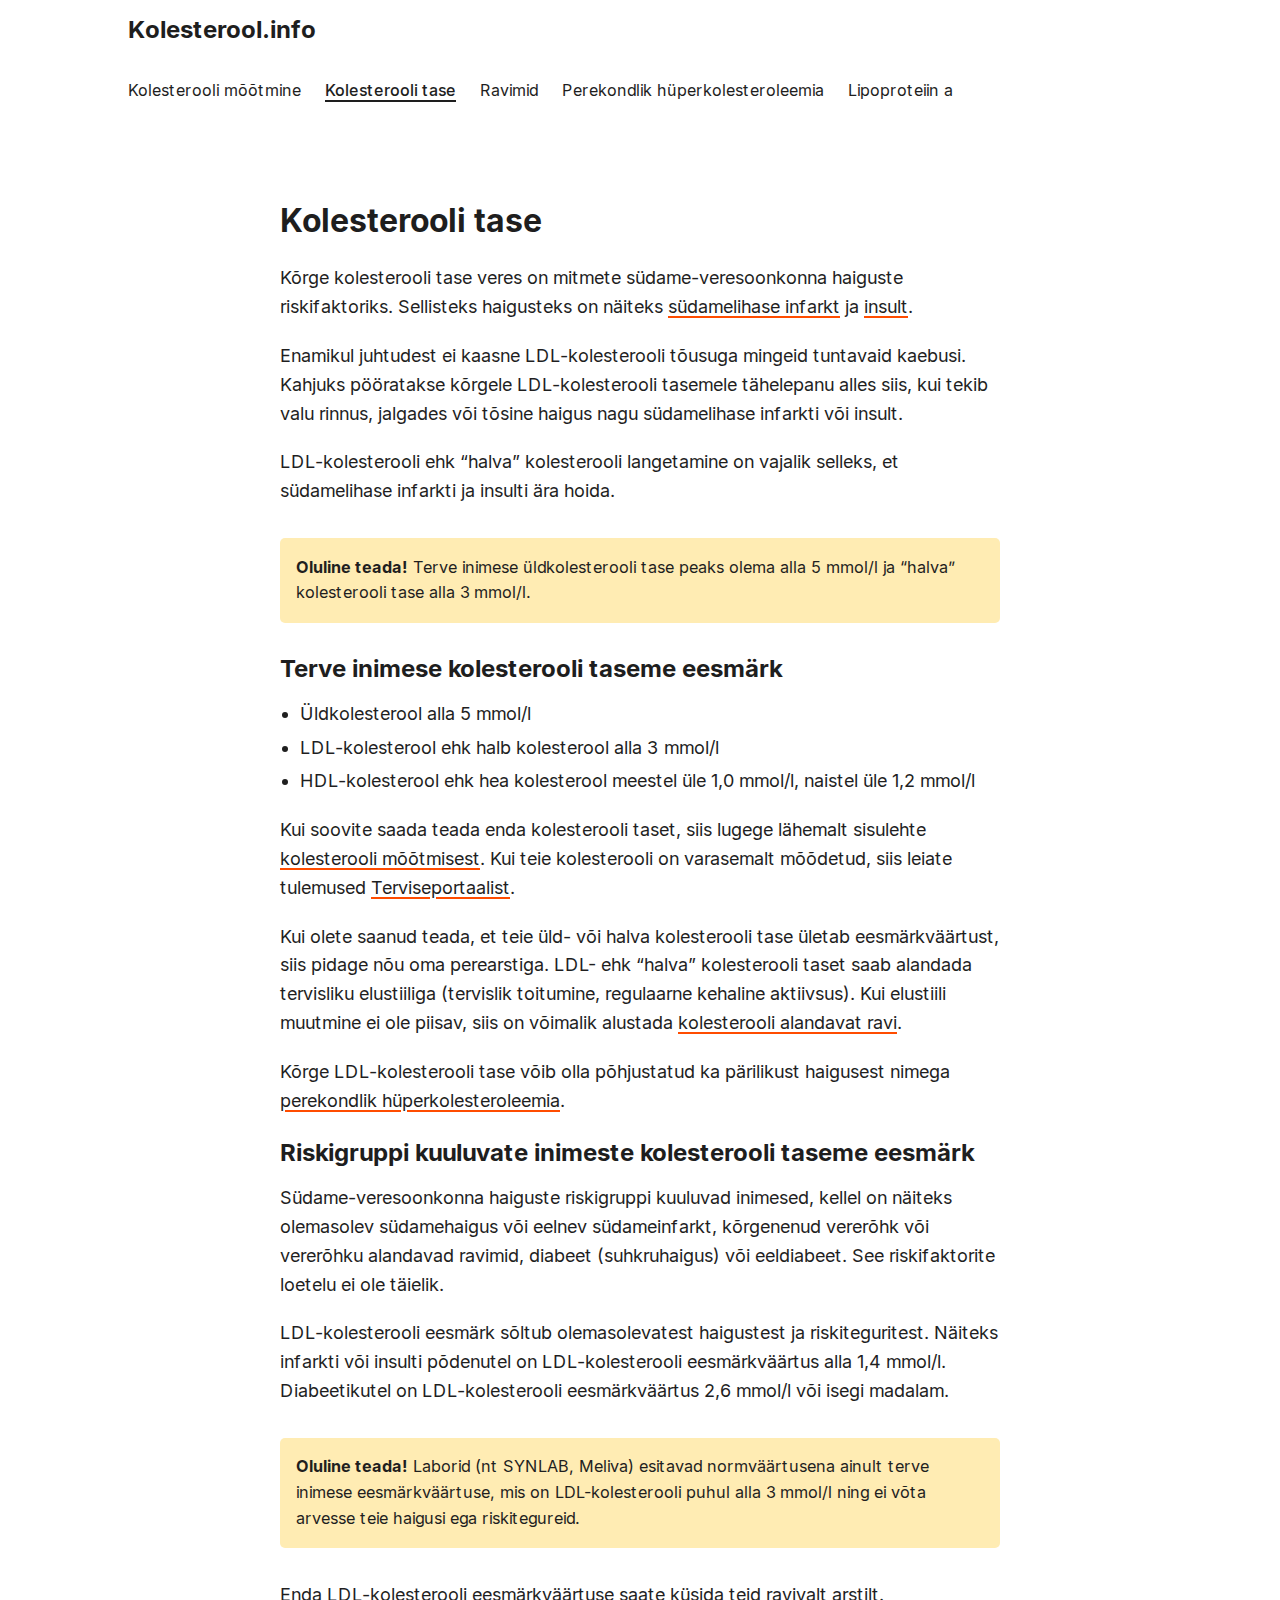
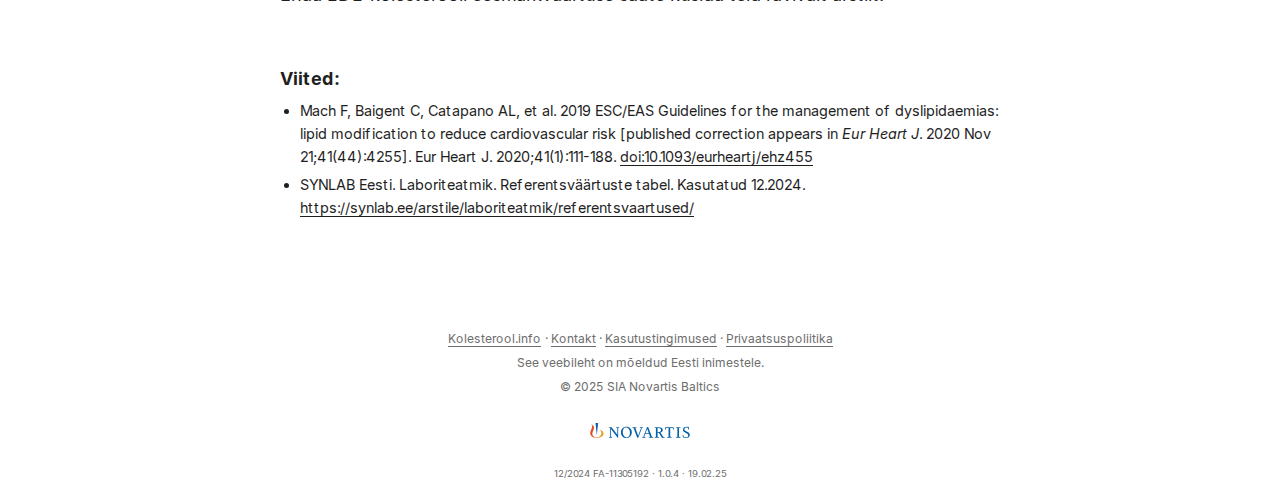
<file: kolesterooli-tase/index.html>
<!DOCTYPE html>
<html lang="et" dir="ltr">

<head><meta charset="utf-8">
<meta http-equiv="X-UA-Compatible" content="IE=edge">
<meta name="viewport" content="width=device-width, initial-scale=1, shrink-to-fit=no">
<meta name="robots" content="index, follow">
<title>Kolesterooli tase | Kolesterool.info</title>
<meta name="keywords" content="">
<meta name="description" content="Kõrge kolesterooli tase veres on mitmete südame-veresoonkonna haiguste riskifaktoriks. Sellisteks haigusteks on näiteks südamelihase infarkt ja insult.">
<meta name="author" content="">
<link rel="canonical" href="https://kolesterool.info/kolesterooli-tase/">
<link crossorigin="anonymous" href="/assets/css/stylesheet.css" rel="preload stylesheet" as="style">
<link rel="icon" href="https://kolesterool.info/favicon.ico">
<link rel="icon" type="image/png" sizes="16x16" href="https://kolesterool.info/favicon-16x16.png">
<link rel="icon" type="image/png" sizes="32x32" href="https://kolesterool.info/favicon-32x32.png">
<link rel="apple-touch-icon" href="https://kolesterool.info/apple-touch-icon.png">
<link rel="mask-icon" href="https://kolesterool.info/safari-pinned-tab.svg">
<meta name="theme-color" content="#2e2e33">
<meta name="msapplication-TileColor" content="#2e2e33">
<link rel="alternate" hreflang="et" href="https://kolesterool.info/kolesterooli-tase/">
<noscript>
    <style>
        #theme-toggle,
        .top-link {
            display: none;
        }

    </style>
    <style>
        @media (prefers-color-scheme: dark) {
            :root {
                --theme: rgb(29, 30, 32);
                --entry: rgb(46, 46, 51);
                --primary: rgb(218, 218, 219);
                --secondary: rgb(155, 156, 157);
                --tertiary: rgb(65, 66, 68);
                --content: rgb(196, 196, 197);
                --code-block-bg: rgb(46, 46, 51);
                --code-bg: rgb(55, 56, 62);
                --border: rgb(51, 51, 51);
            }

            .list {
                background: var(--theme);
            }

            .list:not(.dark)::-webkit-scrollbar-track {
                background: 0 0;
            }

            .list:not(.dark)::-webkit-scrollbar-thumb {
                border-color: var(--theme);
            }
        }

    </style>
</noscript><link rel="preload" href="/fonts/Inter-Regular.woff2" as="font" type="font/woff2" crossorigin>
    <link rel="preload" href="/fonts/Inter-Bold.woff2" as="font" type="font/woff2" crossorigin>
    <link rel="preload" href="/fonts/Inter-Italic.woff2" as="font" type="font/woff2" crossorigin>


    
    <script src="https://analytics.ahrefs.com/analytics.js" data-key="7jpKghTl3qdBxeNb2K//LA" async></script>
    <meta name="google-site-verification" content="JXCJn7wnAtnAFCtVx2p2ghjFMxXr_SUWSZ2uuP1Op6o" />

    
    <script type="text/javascript" src="https://cdn.cookielaw.org/consent/0191bd29-2445-7b6b-b4bc-6edc6acb3fe4/OtAutoBlock.js" ></script>
    <script src="https://cdn.cookielaw.org/scripttemplates/otSDKStub.js" data-document-language="true" type="text/javascript" charset="UTF-8" data-domain-script="0191bd29-2445-7b6b-b4bc-6edc6acb3fe4" ></script>
    <script type="text/javascript">
        function OptanonWrapper() { }
    </script>
    

    
    <script>(function(w,d,s,l,i){w[l]=w[l]||[];w[l].push({'gtm.start':
        new Date().getTime(),event:'gtm.js'});var f=d.getElementsByTagName(s)[0],
        j=d.createElement(s),dl=l!='dataLayer'?'&l='+l:'';j.async=true;j.src=
        'https://www.googletagmanager.com/gtm.js?id='+i+dl;f.parentNode.insertBefore(j,f);
        })(window,document,'script','dataLayer','GTM-TW4XJW5M');</script>
    

    <meta property="og:url" content="https://kolesterool.info/kolesterooli-tase/">
  <meta property="og:site_name" content="Kolesterool.info">
  <meta property="og:title" content="Kolesterooli tase">
  <meta property="og:description" content="Kõrge kolesterooli tase veres on mitmete südame-veresoonkonna haiguste riskifaktoriks. Sellisteks haigusteks on näiteks südamelihase infarkt ja insult.">
  <meta property="og:locale" content="et-EE">
  <meta property="og:type" content="article">
      <meta property="og:image" content="https://nvs.that.ee/kolesterool-info/kolesterool-info_og-image.png">
<meta name="twitter:card" content="summary_large_image">
<meta name="twitter:image" content="https://nvs.that.ee/kolesterool-info/kolesterool-info_og-image.png">
<meta name="twitter:title" content="Kolesterooli tase">
<meta name="twitter:description" content="Kõrge kolesterooli tase veres on mitmete südame-veresoonkonna haiguste riskifaktoriks. Sellisteks haigusteks on näiteks südamelihase infarkt ja insult.">


<script type="application/ld+json">
{
  "@context": "https://schema.org",
  "@type": "BreadcrumbList",
  "itemListElement": [
    {
      "@type": "ListItem",
      "position":  1 ,
      "name": "Kolesterooli tase",
      "item": "https://kolesterool.info/kolesterooli-tase/"
    }
  ]
}
</script>
<script type="application/ld+json">
{
  "@context": "https://schema.org",
  "@type": "BlogPosting",
  "headline": "Kolesterooli tase",
  "name": "Kolesterooli tase",
  "description": "Kõrge kolesterooli tase veres on mitmete südame-veresoonkonna haiguste riskifaktoriks. Sellisteks haigusteks on näiteks südamelihase infarkt ja insult.",
  "keywords": [
    
  ],
  "articleBody": "Kolesterooli tase Kõrge kolesterooli tase veres on mitmete südame-veresoonkonna haiguste riskifaktoriks. Sellisteks haigusteks on näiteks südamelihase infarkt ja insult.\nEnamikul juhtudest ei kaasne LDL-kolesterooli tõusuga mingeid tuntavaid kaebusi. Kahjuks pööratakse kõrgele LDL-kolesterooli tasemele tähelepanu alles siis, kui tekib valu rinnus, jalgades või tõsine haigus nagu südamelihase infarkti või insult.\nLDL-kolesterooli ehk “halva” kolesterooli langetamine on vajalik selleks, et südamelihase infarkti ja insulti ära hoida.\nOluline teada! Terve inimese üldkolesterooli tase peaks olema alla 5 mmol/l ja “halva” kolesterooli tase alla 3 mmol/l.\rTerve inimese kolesterooli taseme eesmärk Üldkolesterool alla 5 mmol/l LDL-kolesterool ehk halb kolesterool alla 3 mmol/l HDL-kolesterool ehk hea kolesterool meestel üle 1,0 mmol/l, naistel üle 1,2 mmol/l Kui soovite saada teada enda kolesterooli taset, siis lugege lähemalt sisulehte kolesterooli mõõtmisest. Kui teie kolesterooli on varasemalt mõõdetud, siis leiate tulemused Terviseportaalist.\nKui olete saanud teada, et teie üld- või halva kolesterooli tase ületab eesmärkväärtust, siis pidage nõu oma perearstiga. LDL- ehk “halva” kolesterooli taset saab alandada tervisliku elustiiliga (tervislik toitumine, regulaarne kehaline aktiivsus). Kui elustiili muutmine ei ole piisav, siis on võimalik alustada kolesterooli alandavat ravi.\nKõrge LDL-kolesterooli tase võib olla põhjustatud ka pärilikust haigusest nimega perekondlik hüperkolesteroleemia.\nRiskigruppi kuuluvate inimeste kolesterooli taseme eesmärk Südame-veresoonkonna haiguste riskigruppi kuuluvad inimesed, kellel on näiteks olemasolev südamehaigus või eelnev südameinfarkt, kõrgenenud vererõhk või vererõhku alandavad ravimid, diabeet (suhkruhaigus) või eeldiabeet. See riskifaktorite loetelu ei ole täielik.\nLDL-kolesterooli eesmärk sõltub olemasolevatest haigustest ja riskiteguritest. Näiteks infarkti või insulti põdenutel on LDL-kolesterooli eesmärkväärtus alla 1,4 mmol/l. Diabeetikutel on LDL-kolesterooli eesmärkväärtus 2,6 mmol/l või isegi madalam.\nOluline teada! Laborid (nt SYNLAB, Meliva) esitavad normväärtusena ainult terve inimese eesmärkväärtuse, mis on LDL-kolesterooli puhul alla 3 mmol/l ning ei võta arvesse teie haigusi ega riskitegureid.\rEnda LDL-kolesterooli eesmärkväärtuse saate küsida teid ravivalt arstilt.\nViited:\rMach F, Baigent C, Catapano AL, et al. 2019 ESC/EAS Guidelines for the management of dyslipidaemias: lipid modification to reduce cardiovascular risk [published correction appears in Eur Heart J. 2020 Nov 21;41(44):4255]. Eur Heart J. 2020;41(1):111-188. doi:10.1093/eurheartj/ehz455 SYNLAB Eesti. Laboriteatmik. Referentsväärtuste tabel. Kasutatud 12.2024. https://synlab.ee/arstile/laboriteatmik/referentsvaartused/ ",
  "wordCount" : "333",
  "inLanguage": "et",
  "image": "https://nvs.that.ee/kolesterool-info/kolesterool-info_og-image.png","datePublished": "0001-01-01T00:00:00Z",
  "dateModified": "0001-01-01T00:00:00Z",
  "mainEntityOfPage": {
    "@type": "WebPage",
    "@id": "https://kolesterool.info/kolesterooli-tase/"
  },
  "publisher": {
    "@type": "Organization",
    "name": "Kolesterool.info",
    "logo": {
      "@type": "ImageObject",
      "url": "https://kolesterool.info/favicon.ico"
    }
  }
}
</script>
</head>

<body class="" id="top">
<script>
    if (window.matchMedia('(prefers-color-scheme: dark)').matches) {
        document.body.classList.add('dark');
    }

</script>

<header class="header">
    <nav class="nav">
        <div class="logo">
            <a href="https://kolesterool.info/" accesskey="h" title="Kolesterool.info (Alt + H)">Kolesterool.info</a>
            <div class="logo-switches">
            </div>
        </div>
        <ul id="menu">
            <li>
                <a href="https://kolesterool.info/kolesterooli-mootmine/" title="Kolesterooli mõõtmine">
                    <span>Kolesterooli mõõtmine</span>
                </a>
            </li>
            <li>
                <a href="https://kolesterool.info/kolesterooli-tase/" title="Kolesterooli tase">
                    <span class="active">Kolesterooli tase</span>
                </a>
            </li>
            <li>
                <a href="https://kolesterool.info/kolesterooli-ravimid/" title="Ravimid">
                    <span>Ravimid</span>
                </a>
            </li>
            <li>
                <a href="https://kolesterool.info/perekondlik-huperkolesteroleemia/" title="Perekondlik hüperkolesteroleemia">
                    <span>Perekondlik hüperkolesteroleemia</span>
                </a>
            </li>
            <li>
                <a href="https://kolesterool.info/lipoproteiin-a/" title="Lipoproteiin a">
                    <span>Lipoproteiin a</span>
                </a>
            </li>
        </ul>
    </nav>
</header>
<main class="main">

<article class="post-single">
  <header class="post-header">
    
    <h1 class="post-title entry-hint-parent">
    </h1>
    <div class="post-meta">

</div>
  </header> 
  <div class="post-content"><h2 id="kolesterooli-tase">Kolesterooli tase</h2>
<p>Kõrge kolesterooli tase veres on mitmete südame-veresoonkonna haiguste riskifaktoriks. Sellisteks haigusteks on näiteks <a href="https://sudamekeskus.ee/s%C3%BCdamehaigused/sudamelihase-infarkt">südamelihase infarkt</a> ja <a href="https://insult.ee/insuldist/mis-on-insult/">insult</a>.</p>
<p>Enamikul juhtudest ei kaasne LDL-kolesterooli tõusuga mingeid tuntavaid kaebusi. Kahjuks pööratakse kõrgele LDL-kolesterooli tasemele tähelepanu alles siis, kui tekib valu rinnus, jalgades või tõsine haigus nagu südamelihase infarkti või insult.</p>
<p>LDL-kolesterooli ehk “halva” kolesterooli langetamine on vajalik selleks, et südamelihase infarkti ja insulti ära hoida.</p>
<div class="block_highlight">
    <div>
        <strong>Oluline teada!</strong> Terve inimese üldkolesterooli tase peaks olema alla 5 mmol/l ja “halva” kolesterooli tase  alla 3 mmol/l.
    </div>
</div>
<h3 id="terve-inimese-kolesterooli-taseme-eesmärk">Terve inimese kolesterooli taseme eesmärk</h3>
<ul>
<li>Üldkolesterool alla 5 mmol/l</li>
<li>LDL-kolesterool ehk halb kolesterool alla 3 mmol/l</li>
<li>HDL-kolesterool ehk hea kolesterool meestel üle 1,0 mmol/l, naistel üle 1,2 mmol/l</li>
</ul>
<p>Kui soovite saada teada enda kolesterooli taset, siis lugege lähemalt sisulehte <a href="https://kolesterool.info/kolesterooli-mootmine/">kolesterooli mõõtmisest</a>. Kui teie kolesterooli on varasemalt mõõdetud, siis leiate tulemused <a href="https://www.terviseportaal.ee/">Terviseportaalist</a>.</p>
<p>Kui olete saanud teada, et teie üld- või halva kolesterooli tase ületab eesmärkväärtust, siis pidage nõu oma perearstiga. LDL- ehk “halva” kolesterooli taset saab alandada tervisliku elustiiliga (tervislik toitumine, regulaarne kehaline aktiivsus). Kui elustiili muutmine ei ole piisav, siis on võimalik alustada <a href="https://kolesterool.info/kolesterooli-ravimid/">kolesterooli alandavat ravi</a>.</p>
<p>Kõrge LDL-kolesterooli tase võib olla põhjustatud ka pärilikust haigusest nimega <a href="https://kolesterool.info/perekondlik-huperkolesteroleemia/">perekondlik hüperkolesteroleemia</a>.</p>
<h3 id="riskigruppi-kuuluvate-inimeste-kolesterooli-taseme-eesmärk">Riskigruppi kuuluvate inimeste kolesterooli taseme eesmärk</h3>
<p>Südame-veresoonkonna haiguste riskigruppi kuuluvad inimesed, kellel on näiteks olemasolev südamehaigus või eelnev südameinfarkt, kõrgenenud vererõhk või vererõhku alandavad ravimid, diabeet (suhkruhaigus) või eeldiabeet. See riskifaktorite loetelu ei ole täielik.</p>
<p>LDL-kolesterooli eesmärk sõltub olemasolevatest haigustest ja riskiteguritest. Näiteks infarkti või insulti põdenutel on LDL-kolesterooli eesmärkväärtus alla 1,4 mmol/l. Diabeetikutel on LDL-kolesterooli eesmärkväärtus 2,6 mmol/l või isegi madalam.</p>
<div class="block_highlight">
    <div>
        <strong>Oluline teada!</strong> Laborid (nt SYNLAB, Meliva) esitavad normväärtusena ainult terve inimese eesmärkväärtuse, mis on LDL-kolesterooli puhul  alla 3 mmol/l ning ei võta arvesse teie haigusi ega riskitegureid.
    </div>
</div>
<p>Enda LDL-kolesterooli eesmärkväärtuse saate küsida teid ravivalt arstilt.</p>
<div style="padding-top: 2em;" class="references">
    <strong>Viited:</strong>
    <div style="font-size: 80%;">
        <ul>
<li>Mach F, Baigent C, Catapano AL, et al. 2019 ESC/EAS Guidelines for the management of dyslipidaemias: lipid modification to reduce cardiovascular risk [published correction appears in <em>Eur Heart J</em>. 2020 Nov 21;41(44):4255]. Eur Heart J. 2020;41(1):111-188. <a href="https://doi.org/10.1093/eurheartj/ehz455">doi:10.1093/eurheartj/ehz455</a></li>
<li>SYNLAB Eesti. Laboriteatmik. Referentsväärtuste tabel. Kasutatud 12.2024. <a href="https://synlab.ee/arstile/laboriteatmik/referentsvaartused/">https://synlab.ee/arstile/laboriteatmik/referentsvaartused/</a></li>
</ul>

    </div>
</div>

  </div>

  <footer class="post-footer">
    <ul class="post-tags">
    </ul>
  </footer>
</article>
    </main>
    
<footer class="footer">
    <span><a href="https://kolesterool.info/">Kolesterool.info</a></span> · 

    <a href="https://www.novartis.com/ee-et/meist/kontakt" target="_blank">Kontakt</a> · 
    <a href="/kasutustingimused/">Kasutustingimused</a> · 
    <a href="/privaatsuspoliitika/">Privaatsuspoliitika</a>

    <div>
        See veebileht on mõeldud Eesti inimestele.<br>
        &copy; 2025 SIA Novartis Baltics
    </div>
    <div>
        <a href="https://www.novartis.com/ee-et/meist/kontakt" target="_blank">
            <img loading="lazy" src="/assets/images/novartis-logo.svg" width="100px" height="15px" alt="Novartis logo"
                aria-label="Novartis logo" style="margin: 2em auto;"></a>
    </div>
    <div style="font-size: 80%;">
        12/2024 FA-11305192 ·  1.0.4 ·  19.02.25
    </div>
</footer>

<script
  src="https://code.jquery.com/jquery-3.7.1.slim.min.js"
  integrity="sha256-kmHvs0B+OpCW5GVHUNjv9rOmY0IvSIRcf7zGUDTDQM8="
  crossorigin="anonymous"></script>

<script>
    $('a').each(function () {
        let a = new RegExp('/' + window.location.host + '/');
        let b = new RegExp('^https:\/\/www.novartis\.com');
        if (!a.test(this.href) && !b.test(this.href)) {
            $(this).attr("target", "_blank");
            $(this).click(e => {
                externalLinkConfirmation();
            });
        }
    });

    function externalLinkConfirmation() {

        let message = "Olete lahkumas veebilehelt www.kolesterool.info. Sellelt lingilt liigute edasi veebilehele, mille sisu eest Novartis ei vastuta."

        let result = confirm(message);
        if (!result) event.preventDefault();
    }
</script>
<noscript><iframe src="https://www.googletagmanager.com/ns.html?id=GTM-TW4XJW5M"
    height="0" width="0" style="display:none;visibility:hidden"></iframe></noscript>

 

<script>
    let menu = document.getElementById('menu')
    if (menu) {
        menu.scrollLeft = localStorage.getItem("menu-scroll-position");
        menu.onscroll = function () {
            localStorage.setItem("menu-scroll-position", menu.scrollLeft);
        }
    }

    document.querySelectorAll('a[href^="#"]').forEach(anchor => {
        anchor.addEventListener("click", function (e) {
            e.preventDefault();
            var id = this.getAttribute("href").substr(1);
            if (!window.matchMedia('(prefers-reduced-motion: reduce)').matches) {
                document.querySelector(`[id='${decodeURIComponent(id)}']`).scrollIntoView({
                    behavior: "smooth"
                });
            } else {
                document.querySelector(`[id='${decodeURIComponent(id)}']`).scrollIntoView();
            }
            if (id === "top") {
                history.replaceState(null, null, " ");
            } else {
                history.pushState(null, null, `#${id}`);
            }
        });
    });

</script></body>

</html>
</file>
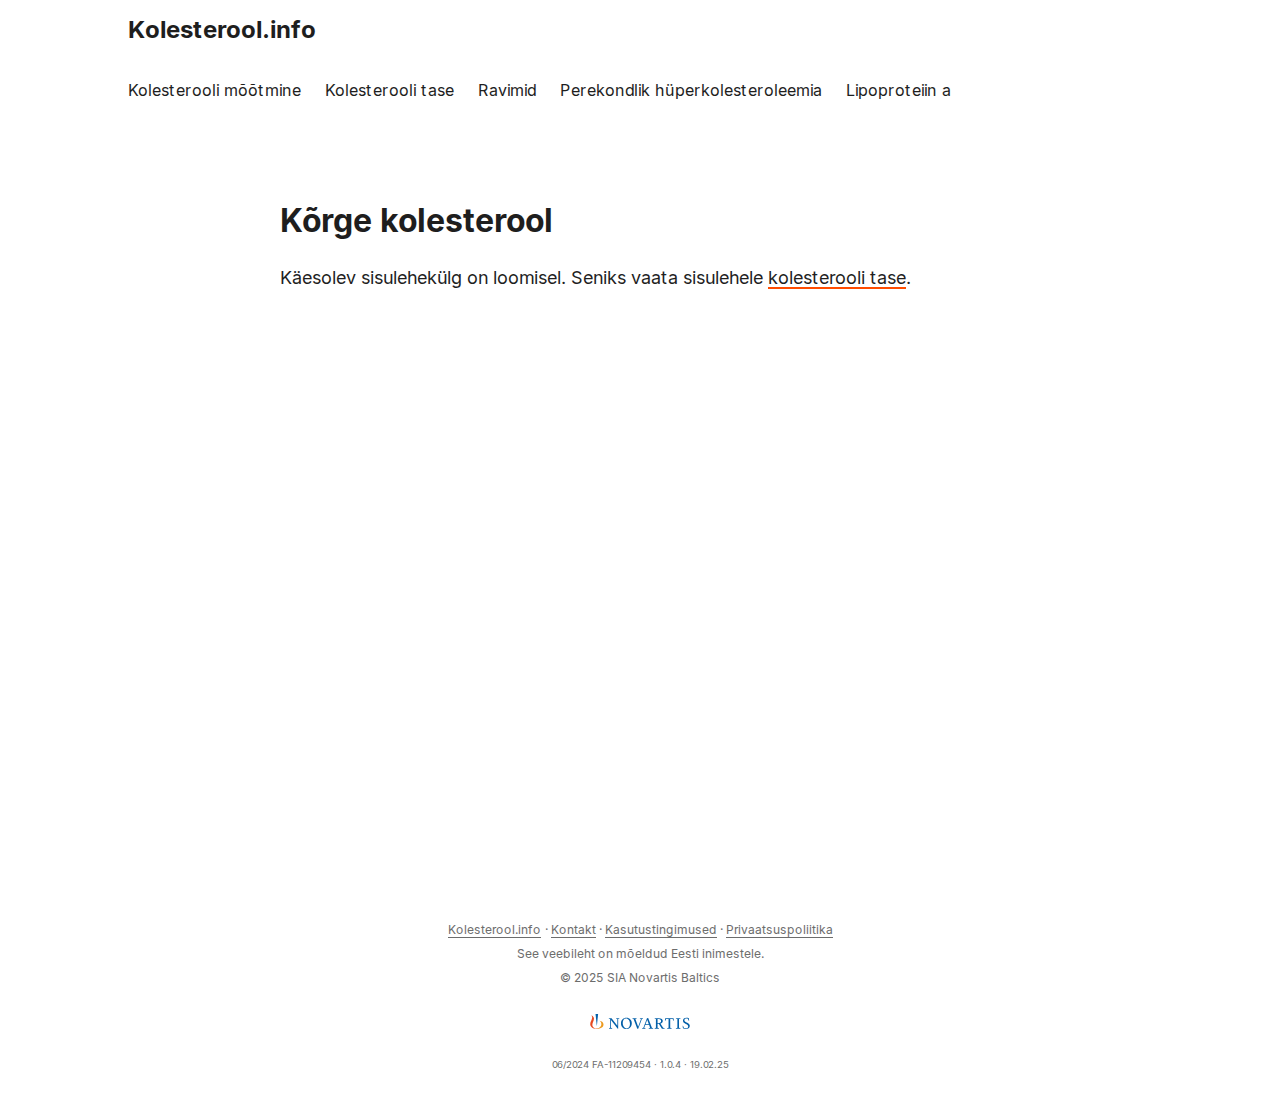
<file: korge-kolesterool/index.html>
<!DOCTYPE html>
<html lang="et" dir="ltr">

<head><meta charset="utf-8">
<meta http-equiv="X-UA-Compatible" content="IE=edge">
<meta name="viewport" content="width=device-width, initial-scale=1, shrink-to-fit=no">
<meta name="robots" content="index, follow">
<title>Kõrge kolesterool | Kolesterool.info</title>
<meta name="keywords" content="">
<meta name="description" content="Kõrge kolesterooli tase veres on mitmete südame-veresoonkonna haiguste riskifaktoriks. Sellisteks haigusteks on näiteks südamelihase infarkt ja insult.">
<meta name="author" content="">
<link rel="canonical" href="https://kolesterool.info/korge-kolesterool/">
<link crossorigin="anonymous" href="/assets/css/stylesheet.css" rel="preload stylesheet" as="style">
<link rel="icon" href="https://kolesterool.info/favicon.ico">
<link rel="icon" type="image/png" sizes="16x16" href="https://kolesterool.info/favicon-16x16.png">
<link rel="icon" type="image/png" sizes="32x32" href="https://kolesterool.info/favicon-32x32.png">
<link rel="apple-touch-icon" href="https://kolesterool.info/apple-touch-icon.png">
<link rel="mask-icon" href="https://kolesterool.info/safari-pinned-tab.svg">
<meta name="theme-color" content="#2e2e33">
<meta name="msapplication-TileColor" content="#2e2e33">
<link rel="alternate" hreflang="et" href="https://kolesterool.info/korge-kolesterool/">
<noscript>
    <style>
        #theme-toggle,
        .top-link {
            display: none;
        }

    </style>
    <style>
        @media (prefers-color-scheme: dark) {
            :root {
                --theme: rgb(29, 30, 32);
                --entry: rgb(46, 46, 51);
                --primary: rgb(218, 218, 219);
                --secondary: rgb(155, 156, 157);
                --tertiary: rgb(65, 66, 68);
                --content: rgb(196, 196, 197);
                --code-block-bg: rgb(46, 46, 51);
                --code-bg: rgb(55, 56, 62);
                --border: rgb(51, 51, 51);
            }

            .list {
                background: var(--theme);
            }

            .list:not(.dark)::-webkit-scrollbar-track {
                background: 0 0;
            }

            .list:not(.dark)::-webkit-scrollbar-thumb {
                border-color: var(--theme);
            }
        }

    </style>
</noscript><link rel="preload" href="/fonts/Inter-Regular.woff2" as="font" type="font/woff2" crossorigin>
    <link rel="preload" href="/fonts/Inter-Bold.woff2" as="font" type="font/woff2" crossorigin>
    <link rel="preload" href="/fonts/Inter-Italic.woff2" as="font" type="font/woff2" crossorigin>


    
    <script src="https://analytics.ahrefs.com/analytics.js" data-key="7jpKghTl3qdBxeNb2K//LA" async></script>
    <meta name="google-site-verification" content="JXCJn7wnAtnAFCtVx2p2ghjFMxXr_SUWSZ2uuP1Op6o" />

    
    <script type="text/javascript" src="https://cdn.cookielaw.org/consent/0191bd29-2445-7b6b-b4bc-6edc6acb3fe4/OtAutoBlock.js" ></script>
    <script src="https://cdn.cookielaw.org/scripttemplates/otSDKStub.js" data-document-language="true" type="text/javascript" charset="UTF-8" data-domain-script="0191bd29-2445-7b6b-b4bc-6edc6acb3fe4" ></script>
    <script type="text/javascript">
        function OptanonWrapper() { }
    </script>
    

    
    <script>(function(w,d,s,l,i){w[l]=w[l]||[];w[l].push({'gtm.start':
        new Date().getTime(),event:'gtm.js'});var f=d.getElementsByTagName(s)[0],
        j=d.createElement(s),dl=l!='dataLayer'?'&l='+l:'';j.async=true;j.src=
        'https://www.googletagmanager.com/gtm.js?id='+i+dl;f.parentNode.insertBefore(j,f);
        })(window,document,'script','dataLayer','GTM-TW4XJW5M');</script>
    

    <meta property="og:url" content="https://kolesterool.info/korge-kolesterool/">
  <meta property="og:site_name" content="Kolesterool.info">
  <meta property="og:title" content="Kõrge kolesterool">
  <meta property="og:description" content="Kõrge kolesterooli tase veres on mitmete südame-veresoonkonna haiguste riskifaktoriks. Sellisteks haigusteks on näiteks südamelihase infarkt ja insult.">
  <meta property="og:locale" content="et-EE">
  <meta property="og:type" content="article">
<meta name="twitter:card" content="summary">
<meta name="twitter:title" content="Kõrge kolesterool">
<meta name="twitter:description" content="Kõrge kolesterooli tase veres on mitmete südame-veresoonkonna haiguste riskifaktoriks. Sellisteks haigusteks on näiteks südamelihase infarkt ja insult.">


<script type="application/ld+json">
{
  "@context": "https://schema.org",
  "@type": "BreadcrumbList",
  "itemListElement": [
    {
      "@type": "ListItem",
      "position":  1 ,
      "name": "Kõrge kolesterool",
      "item": "https://kolesterool.info/korge-kolesterool/"
    }
  ]
}
</script>
<script type="application/ld+json">
{
  "@context": "https://schema.org",
  "@type": "BlogPosting",
  "headline": "Kõrge kolesterool",
  "name": "Kõrge kolesterool",
  "description": "Kõrge kolesterooli tase veres on mitmete südame-veresoonkonna haiguste riskifaktoriks. Sellisteks haigusteks on näiteks südamelihase infarkt ja insult.",
  "keywords": [
    
  ],
  "articleBody": "Kõrge kolesterool Käesolev sisulehekülg on loomisel. Seniks vaata sisulehele kolesterooli tase.\n",
  "wordCount" : "11",
  "inLanguage": "et",
  "datePublished": "0001-01-01T00:00:00Z",
  "dateModified": "0001-01-01T00:00:00Z",
  "mainEntityOfPage": {
    "@type": "WebPage",
    "@id": "https://kolesterool.info/korge-kolesterool/"
  },
  "publisher": {
    "@type": "Organization",
    "name": "Kolesterool.info",
    "logo": {
      "@type": "ImageObject",
      "url": "https://kolesterool.info/favicon.ico"
    }
  }
}
</script>
</head>

<body class="" id="top">
<script>
    if (window.matchMedia('(prefers-color-scheme: dark)').matches) {
        document.body.classList.add('dark');
    }

</script>

<header class="header">
    <nav class="nav">
        <div class="logo">
            <a href="https://kolesterool.info/" accesskey="h" title="Kolesterool.info (Alt + H)">Kolesterool.info</a>
            <div class="logo-switches">
            </div>
        </div>
        <ul id="menu">
            <li>
                <a href="https://kolesterool.info/kolesterooli-mootmine/" title="Kolesterooli mõõtmine">
                    <span>Kolesterooli mõõtmine</span>
                </a>
            </li>
            <li>
                <a href="https://kolesterool.info/kolesterooli-tase/" title="Kolesterooli tase">
                    <span>Kolesterooli tase</span>
                </a>
            </li>
            <li>
                <a href="https://kolesterool.info/kolesterooli-ravimid/" title="Ravimid">
                    <span>Ravimid</span>
                </a>
            </li>
            <li>
                <a href="https://kolesterool.info/perekondlik-huperkolesteroleemia/" title="Perekondlik hüperkolesteroleemia">
                    <span>Perekondlik hüperkolesteroleemia</span>
                </a>
            </li>
            <li>
                <a href="https://kolesterool.info/lipoproteiin-a/" title="Lipoproteiin a">
                    <span>Lipoproteiin a</span>
                </a>
            </li>
        </ul>
    </nav>
</header>
<main class="main">

<article class="post-single">
  <header class="post-header">
    
    <h1 class="post-title entry-hint-parent">
    </h1>
    <div class="post-meta">

</div>
  </header> 
  <div class="post-content"><h2 id="kõrge-kolesterool">Kõrge kolesterool</h2>
<p>Käesolev sisulehekülg on loomisel. Seniks vaata sisulehele <a href="https://kolesterool.info/kolesterooli-tase/">kolesterooli tase</a>.</p>

  </div>

  <footer class="post-footer">
    <ul class="post-tags">
    </ul>
  </footer>
</article>
    </main>
    
<footer class="footer">
    <span><a href="https://kolesterool.info/">Kolesterool.info</a></span> · 

    <a href="https://www.novartis.com/ee-et/meist/kontakt" target="_blank">Kontakt</a> · 
    <a href="/kasutustingimused/">Kasutustingimused</a> · 
    <a href="/privaatsuspoliitika/">Privaatsuspoliitika</a>

    <div>
        See veebileht on mõeldud Eesti inimestele.<br>
        &copy; 2025 SIA Novartis Baltics
    </div>
    <div>
        <a href="https://www.novartis.com/ee-et/meist/kontakt" target="_blank">
            <img loading="lazy" src="/assets/images/novartis-logo.svg" width="100px" height="15px" alt="Novartis logo"
                aria-label="Novartis logo" style="margin: 2em auto;"></a>
    </div>
    <div style="font-size: 80%;">
        06/2024 FA-11209454 ·  1.0.4 ·  19.02.25
    </div>
</footer>

<script
  src="https://code.jquery.com/jquery-3.7.1.slim.min.js"
  integrity="sha256-kmHvs0B+OpCW5GVHUNjv9rOmY0IvSIRcf7zGUDTDQM8="
  crossorigin="anonymous"></script>

<script>
    $('a').each(function () {
        let a = new RegExp('/' + window.location.host + '/');
        let b = new RegExp('^https:\/\/www.novartis\.com');
        if (!a.test(this.href) && !b.test(this.href)) {
            $(this).attr("target", "_blank");
            $(this).click(e => {
                externalLinkConfirmation();
            });
        }
    });

    function externalLinkConfirmation() {

        let message = "Olete lahkumas veebilehelt www.kolesterool.info. Sellelt lingilt liigute edasi veebilehele, mille sisu eest Novartis ei vastuta."

        let result = confirm(message);
        if (!result) event.preventDefault();
    }
</script>
<noscript><iframe src="https://www.googletagmanager.com/ns.html?id=GTM-TW4XJW5M"
    height="0" width="0" style="display:none;visibility:hidden"></iframe></noscript>

 

<script>
    let menu = document.getElementById('menu')
    if (menu) {
        menu.scrollLeft = localStorage.getItem("menu-scroll-position");
        menu.onscroll = function () {
            localStorage.setItem("menu-scroll-position", menu.scrollLeft);
        }
    }

    document.querySelectorAll('a[href^="#"]').forEach(anchor => {
        anchor.addEventListener("click", function (e) {
            e.preventDefault();
            var id = this.getAttribute("href").substr(1);
            if (!window.matchMedia('(prefers-reduced-motion: reduce)').matches) {
                document.querySelector(`[id='${decodeURIComponent(id)}']`).scrollIntoView({
                    behavior: "smooth"
                });
            } else {
                document.querySelector(`[id='${decodeURIComponent(id)}']`).scrollIntoView();
            }
            if (id === "top") {
                history.replaceState(null, null, " ");
            } else {
                history.pushState(null, null, `#${id}`);
            }
        });
    });

</script></body>

</html>
</file>
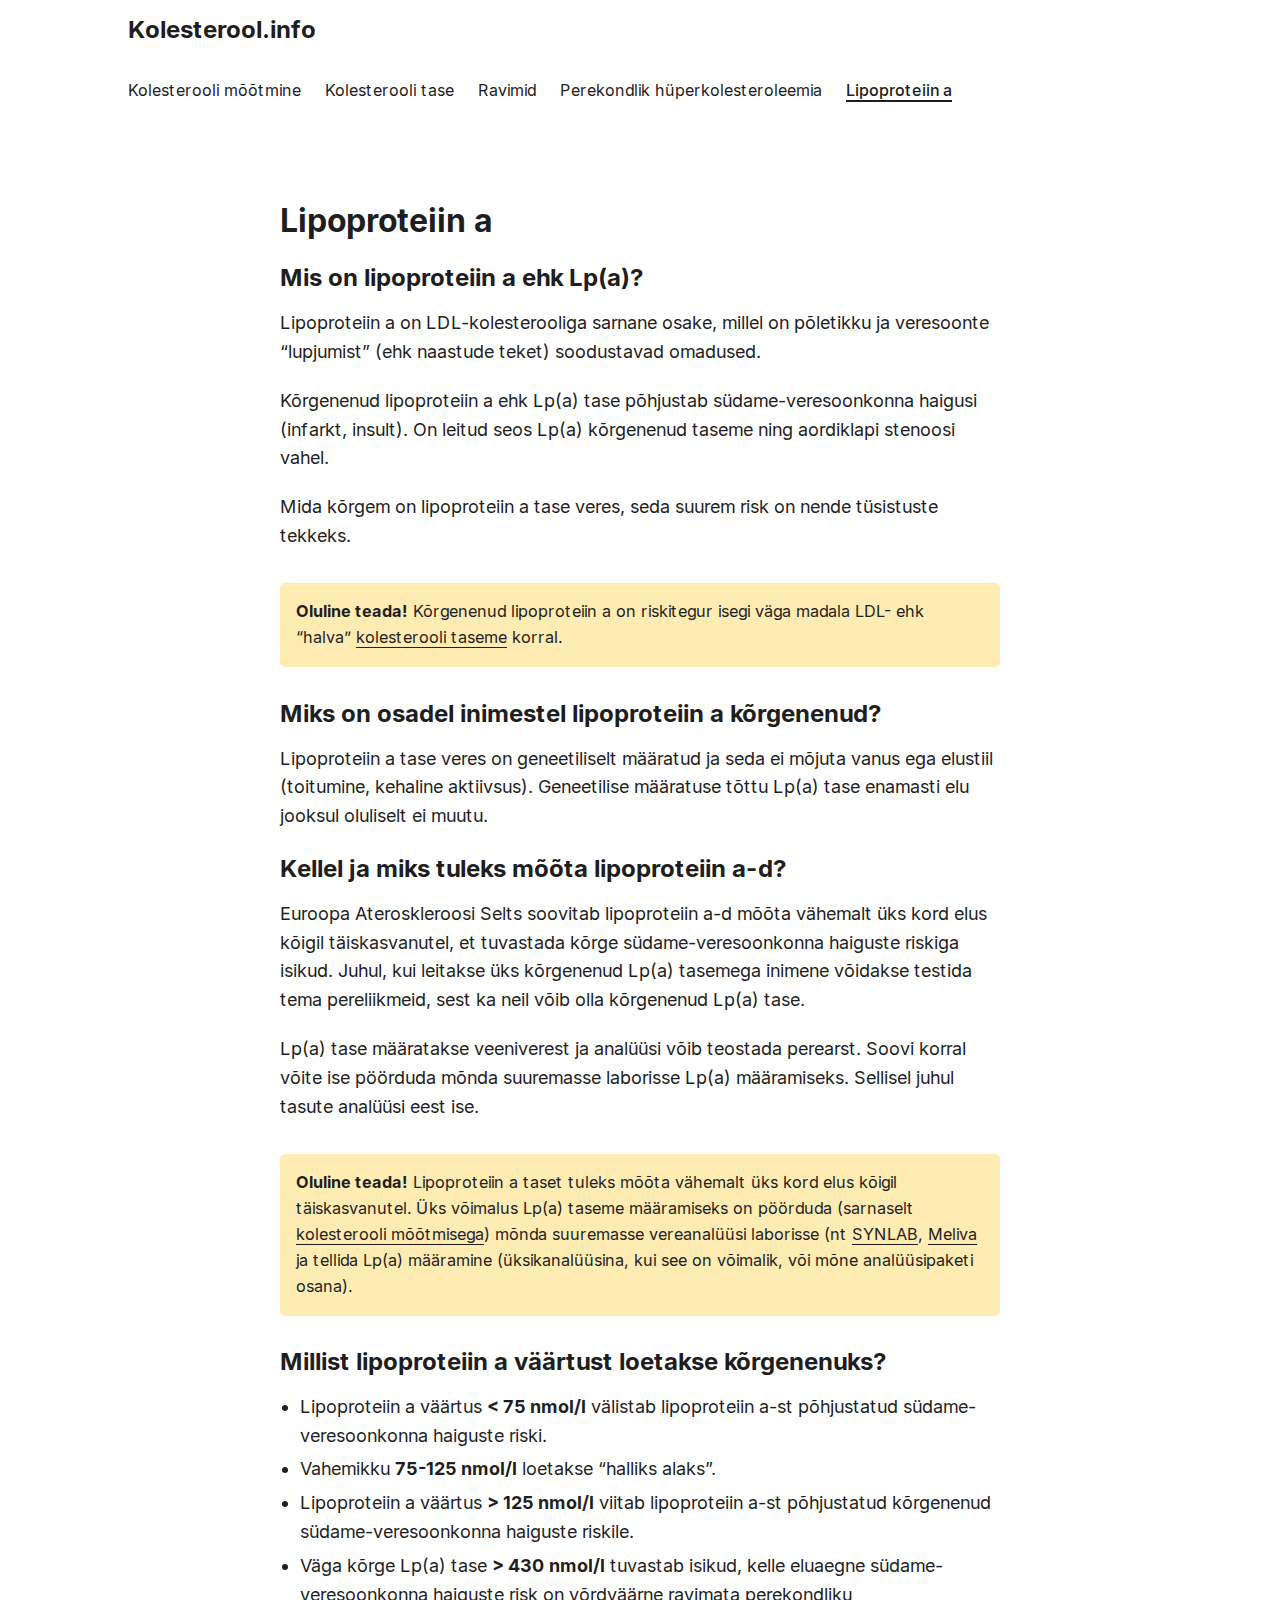
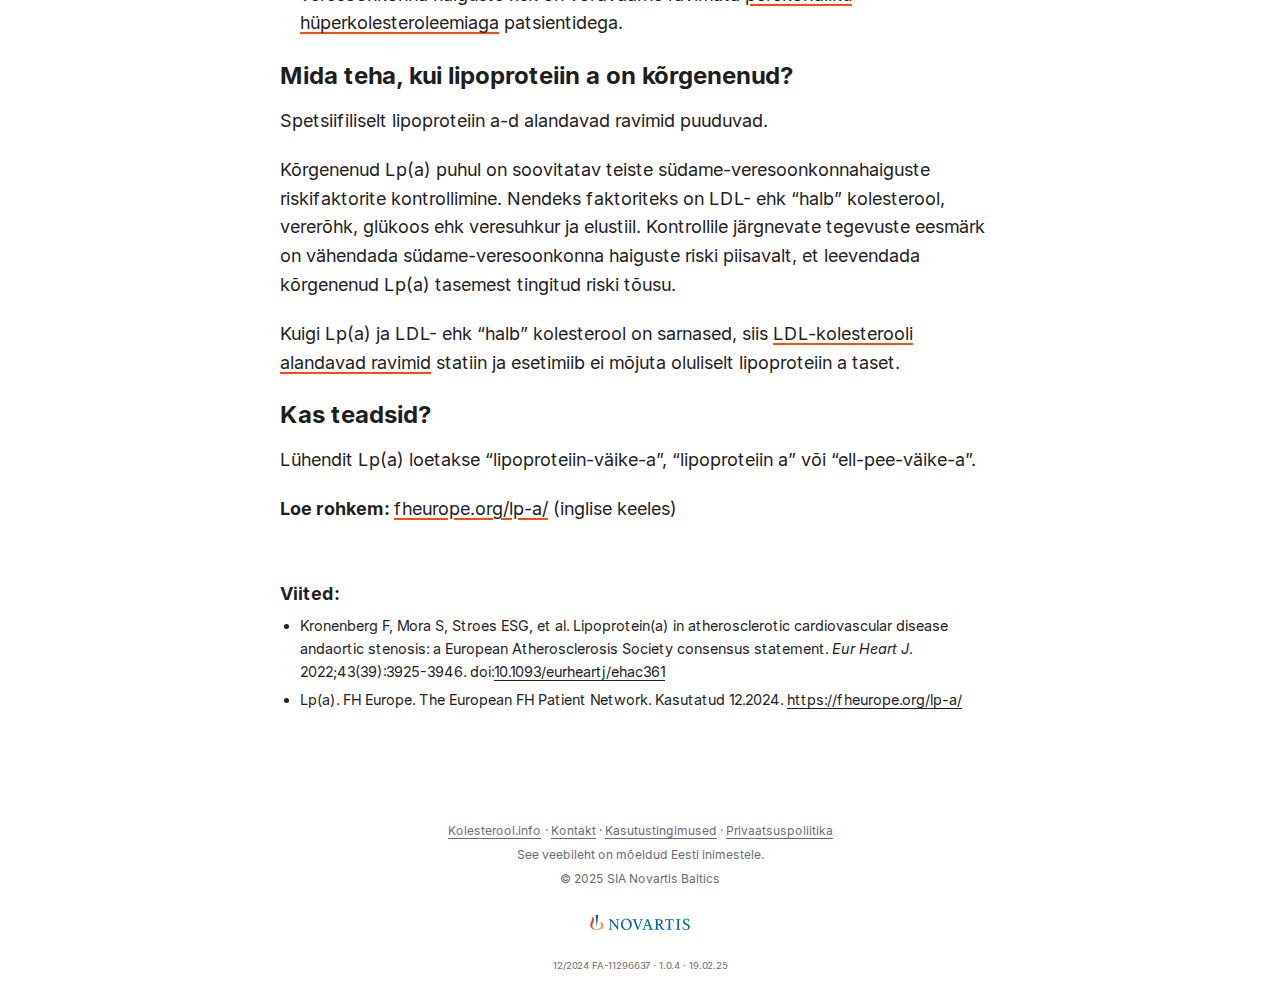
<file: lipoproteiin-a/index.html>
<!DOCTYPE html>
<html lang="et" dir="ltr">

<head><meta charset="utf-8">
<meta http-equiv="X-UA-Compatible" content="IE=edge">
<meta name="viewport" content="width=device-width, initial-scale=1, shrink-to-fit=no">
<meta name="robots" content="index, follow">
<title>Lipoproteiin a – südame- ja veresoonkonna haiguste riskifaktor | Kolesterool.info</title>
<meta name="keywords" content="">
<meta name="description" content="Lp(a) on kolesteroolirikas lipoproteiin, mida sünteesitakse maksas. Lp(a) tase on geneetiliselt määratud, elu jooksul suhteliselt stabiilne ja seda ei mõjuta vanus, elustiil ega enamik ravimeid.">
<meta name="author" content="">
<link rel="canonical" href="https://kolesterool.info/lipoproteiin-a/">
<link crossorigin="anonymous" href="/assets/css/stylesheet.css" rel="preload stylesheet" as="style">
<link rel="icon" href="https://kolesterool.info/favicon.ico">
<link rel="icon" type="image/png" sizes="16x16" href="https://kolesterool.info/favicon-16x16.png">
<link rel="icon" type="image/png" sizes="32x32" href="https://kolesterool.info/favicon-32x32.png">
<link rel="apple-touch-icon" href="https://kolesterool.info/apple-touch-icon.png">
<link rel="mask-icon" href="https://kolesterool.info/safari-pinned-tab.svg">
<meta name="theme-color" content="#2e2e33">
<meta name="msapplication-TileColor" content="#2e2e33">
<link rel="alternate" hreflang="et" href="https://kolesterool.info/lipoproteiin-a/">
<noscript>
    <style>
        #theme-toggle,
        .top-link {
            display: none;
        }

    </style>
    <style>
        @media (prefers-color-scheme: dark) {
            :root {
                --theme: rgb(29, 30, 32);
                --entry: rgb(46, 46, 51);
                --primary: rgb(218, 218, 219);
                --secondary: rgb(155, 156, 157);
                --tertiary: rgb(65, 66, 68);
                --content: rgb(196, 196, 197);
                --code-block-bg: rgb(46, 46, 51);
                --code-bg: rgb(55, 56, 62);
                --border: rgb(51, 51, 51);
            }

            .list {
                background: var(--theme);
            }

            .list:not(.dark)::-webkit-scrollbar-track {
                background: 0 0;
            }

            .list:not(.dark)::-webkit-scrollbar-thumb {
                border-color: var(--theme);
            }
        }

    </style>
</noscript><link rel="preload" href="/fonts/Inter-Regular.woff2" as="font" type="font/woff2" crossorigin>
    <link rel="preload" href="/fonts/Inter-Bold.woff2" as="font" type="font/woff2" crossorigin>
    <link rel="preload" href="/fonts/Inter-Italic.woff2" as="font" type="font/woff2" crossorigin>


    
    <script src="https://analytics.ahrefs.com/analytics.js" data-key="7jpKghTl3qdBxeNb2K//LA" async></script>
    <meta name="google-site-verification" content="JXCJn7wnAtnAFCtVx2p2ghjFMxXr_SUWSZ2uuP1Op6o" />

    
    <script type="text/javascript" src="https://cdn.cookielaw.org/consent/0191bd29-2445-7b6b-b4bc-6edc6acb3fe4/OtAutoBlock.js" ></script>
    <script src="https://cdn.cookielaw.org/scripttemplates/otSDKStub.js" data-document-language="true" type="text/javascript" charset="UTF-8" data-domain-script="0191bd29-2445-7b6b-b4bc-6edc6acb3fe4" ></script>
    <script type="text/javascript">
        function OptanonWrapper() { }
    </script>
    

    
    <script>(function(w,d,s,l,i){w[l]=w[l]||[];w[l].push({'gtm.start':
        new Date().getTime(),event:'gtm.js'});var f=d.getElementsByTagName(s)[0],
        j=d.createElement(s),dl=l!='dataLayer'?'&l='+l:'';j.async=true;j.src=
        'https://www.googletagmanager.com/gtm.js?id='+i+dl;f.parentNode.insertBefore(j,f);
        })(window,document,'script','dataLayer','GTM-TW4XJW5M');</script>
    

    <meta property="og:url" content="https://kolesterool.info/lipoproteiin-a/">
  <meta property="og:site_name" content="Kolesterool.info">
  <meta property="og:title" content="Lipoproteiin a – südame- ja veresoonkonna haiguste riskifaktor">
  <meta property="og:description" content="Lp(a) on kolesteroolirikas lipoproteiin, mida sünteesitakse maksas. Lp(a) tase on geneetiliselt määratud, elu jooksul suhteliselt stabiilne ja seda ei mõjuta vanus, elustiil ega enamik ravimeid.">
  <meta property="og:locale" content="et-EE">
  <meta property="og:type" content="article">
      <meta property="og:image" content="https://nvs.that.ee/kolesterool-info/kolesterool-info_og-image.png">
<meta name="twitter:card" content="summary_large_image">
<meta name="twitter:image" content="https://nvs.that.ee/kolesterool-info/kolesterool-info_og-image.png">
<meta name="twitter:title" content="Lipoproteiin a – südame- ja veresoonkonna haiguste riskifaktor">
<meta name="twitter:description" content="Lp(a) on kolesteroolirikas lipoproteiin, mida sünteesitakse maksas. Lp(a) tase on geneetiliselt määratud, elu jooksul suhteliselt stabiilne ja seda ei mõjuta vanus, elustiil ega enamik ravimeid.">


<script type="application/ld+json">
{
  "@context": "https://schema.org",
  "@type": "BreadcrumbList",
  "itemListElement": [
    {
      "@type": "ListItem",
      "position":  1 ,
      "name": "Lipoproteiin a – südame- ja veresoonkonna haiguste riskifaktor",
      "item": "https://kolesterool.info/lipoproteiin-a/"
    }
  ]
}
</script>
<script type="application/ld+json">
{
  "@context": "https://schema.org",
  "@type": "BlogPosting",
  "headline": "Lipoproteiin a – südame- ja veresoonkonna haiguste riskifaktor",
  "name": "Lipoproteiin a – südame- ja veresoonkonna haiguste riskifaktor",
  "description": "Lp(a) on kolesteroolirikas lipoproteiin, mida sünteesitakse maksas. Lp(a) tase on geneetiliselt määratud, elu jooksul suhteliselt stabiilne ja seda ei mõjuta vanus, elustiil ega enamik ravimeid.",
  "keywords": [
    
  ],
  "articleBody": "Lipoproteiin a Mis on lipoproteiin a ehk Lp(a)? Lipoproteiin a on LDL-kolesterooliga sarnane osake, millel on põletikku ja veresoonte “lupjumist” (ehk naastude teket) soodustavad omadused.\nKõrgenenud lipoproteiin a ehk Lp(a) tase põhjustab südame-veresoonkonna haigusi (infarkt, insult). On leitud seos Lp(a) kõrgenenud taseme ning aordiklapi stenoosi vahel.\nMida kõrgem on lipoproteiin a tase veres, seda suurem risk on nende tüsistuste tekkeks.\nOluline teada! Kõrgenenud lipoproteiin a on riskitegur isegi väga madala LDL- ehk “halva” kolesterooli taseme korral.\rMiks on osadel inimestel lipoproteiin a kõrgenenud? Lipoproteiin a tase veres on geneetiliselt määratud ja seda ei mõjuta vanus ega elustiil (toitumine, kehaline aktiivsus). Geneetilise määratuse tõttu Lp(a) tase enamasti elu jooksul oluliselt ei muutu.\nKellel ja miks tuleks mõõta lipoproteiin a-d? Euroopa Ateroskleroosi Selts soovitab lipoproteiin a-d mõõta vähemalt üks kord elus kõigil täiskasvanutel, et tuvastada kõrge südame-veresoonkonna haiguste riskiga isikud. Juhul, kui leitakse üks kõrgenenud Lp(a) tasemega inimene võidakse testida tema pereliikmeid, sest ka neil võib olla kõrgenenud Lp(a) tase.\nLp(a) tase määratakse veeniverest ja analüüsi võib teostada perearst. Soovi korral võite ise pöörduda mõnda suuremasse laborisse Lp(a) määramiseks. Sellisel juhul tasute analüüsi eest ise.\nOluline teada! Lipoproteiin a taset tuleks mõõta vähemalt üks kord elus kõigil täiskasvanutel. Üks võimalus Lp(a) taseme määramiseks on pöörduda (sarnaselt kolesterooli mõõtmisega) mõnda suuremasse vereanalüüsi laborisse (nt SYNLAB, Meliva ja tellida Lp(a) määramine (üksikanalüüsina, kui see on võimalik, või mõne analüüsipaketi osana).\rMillist lipoproteiin a väärtust loetakse kõrgenenuks? Lipoproteiin a väärtus \u003c 75 nmol/l välistab lipoproteiin a-st põhjustatud südame-veresoonkonna haiguste riski. Vahemikku 75-125 nmol/l loetakse “halliks alaks”. Lipoproteiin a väärtus \u003e 125 nmol/l viitab lipoproteiin a-st põhjustatud kõrgenenud südame-veresoonkonna haiguste riskile. Väga kõrge Lp(a) tase \u003e 430 nmol/l tuvastab isikud, kelle eluaegne südame-veresoonkonna haiguste risk on võrdväärne ravimata perekondliku hüperkolesteroleemiaga patsientidega. Mida teha, kui lipoproteiin a on kõrgenenud? Spetsiifiliselt lipoproteiin a-d alandavad ravimid puuduvad.\nKõrgenenud Lp(a) puhul on soovitatav teiste südame-veresoonkonnahaiguste riskifaktorite kontrollimine. Nendeks faktoriteks on LDL- ehk “halb” kolesterool, vererõhk, glükoos ehk veresuhkur ja elustiil. Kontrollile järgnevate tegevuste eesmärk on vähendada südame-veresoonkonna haiguste riski piisavalt, et leevendada kõrgenenud Lp(a) tasemest tingitud riski tõusu.\nKuigi Lp(a) ja LDL- ehk “halb” kolesterool on sarnased, siis LDL-kolesterooli alandavad ravimid statiin ja esetimiib ei mõjuta oluliselt lipoproteiin a taset.\nKas teadsid? Lühendit Lp(a) loetakse “lipoproteiin-väike-a”, “lipoproteiin a” või “ell-pee-väike-a”.\nLoe rohkem: fheurope.org/lp-a/ (inglise keeles)\nViited:\rKronenberg F, Mora S, Stroes ESG, et al. Lipoprotein(a) in atherosclerotic cardiovascular disease andaortic stenosis: a European Atherosclerosis Society consensus statement. Eur Heart J. 2022;43(39):3925-3946. doi:10.1093/eurheartj/ehac361 Lp(a). FH Europe. The European FH Patient Network. Kasutatud 12.2024. https://fheurope.org/lp-a/ ",
  "wordCount" : "413",
  "inLanguage": "et",
  "image": "https://nvs.that.ee/kolesterool-info/kolesterool-info_og-image.png","datePublished": "0001-01-01T00:00:00Z",
  "dateModified": "0001-01-01T00:00:00Z",
  "mainEntityOfPage": {
    "@type": "WebPage",
    "@id": "https://kolesterool.info/lipoproteiin-a/"
  },
  "publisher": {
    "@type": "Organization",
    "name": "Kolesterool.info",
    "logo": {
      "@type": "ImageObject",
      "url": "https://kolesterool.info/favicon.ico"
    }
  }
}
</script>
</head>

<body class="" id="top">
<script>
    if (window.matchMedia('(prefers-color-scheme: dark)').matches) {
        document.body.classList.add('dark');
    }

</script>

<header class="header">
    <nav class="nav">
        <div class="logo">
            <a href="https://kolesterool.info/" accesskey="h" title="Kolesterool.info (Alt + H)">Kolesterool.info</a>
            <div class="logo-switches">
            </div>
        </div>
        <ul id="menu">
            <li>
                <a href="https://kolesterool.info/kolesterooli-mootmine/" title="Kolesterooli mõõtmine">
                    <span>Kolesterooli mõõtmine</span>
                </a>
            </li>
            <li>
                <a href="https://kolesterool.info/kolesterooli-tase/" title="Kolesterooli tase">
                    <span>Kolesterooli tase</span>
                </a>
            </li>
            <li>
                <a href="https://kolesterool.info/kolesterooli-ravimid/" title="Ravimid">
                    <span>Ravimid</span>
                </a>
            </li>
            <li>
                <a href="https://kolesterool.info/perekondlik-huperkolesteroleemia/" title="Perekondlik hüperkolesteroleemia">
                    <span>Perekondlik hüperkolesteroleemia</span>
                </a>
            </li>
            <li>
                <a href="https://kolesterool.info/lipoproteiin-a/" title="Lipoproteiin a">
                    <span class="active">Lipoproteiin a</span>
                </a>
            </li>
        </ul>
    </nav>
</header>
<main class="main">

<article class="post-single">
  <header class="post-header">
    
    <h1 class="post-title entry-hint-parent">
    </h1>
    <div class="post-meta">

</div>
  </header> 
  <div class="post-content"><h2 id="lipoproteiin-a">Lipoproteiin a</h2>
<h3 id="mis-on-lipoproteiin-a-ehk-lpa">Mis on lipoproteiin a ehk Lp(a)?</h3>
<p>Lipoproteiin a on LDL-kolesterooliga sarnane osake, millel on põletikku ja veresoonte “lupjumist” (ehk naastude teket) soodustavad omadused.</p>
<p>Kõrgenenud lipoproteiin a ehk Lp(a) tase põhjustab südame-veresoonkonna haigusi (infarkt, insult). On leitud seos Lp(a) kõrgenenud taseme ning aordiklapi stenoosi vahel.</p>
<p>Mida kõrgem on lipoproteiin a tase veres, seda suurem risk on nende tüsistuste tekkeks.</p>
<div class="block_highlight">
    <div>
        <strong>Oluline teada!</strong> Kõrgenenud lipoproteiin a on riskitegur isegi väga madala LDL- ehk “halva” <a href="https://kolesterool.info/kolesterooli-tase/">kolesterooli taseme</a> korral.
    </div>
</div>
<h3 id="miks-on-osadel-inimestel-lipoproteiin-a-kõrgenenud">Miks on osadel inimestel lipoproteiin a kõrgenenud?</h3>
<p>Lipoproteiin a tase veres on geneetiliselt määratud ja seda ei mõjuta vanus ega elustiil (toitumine, kehaline aktiivsus). Geneetilise määratuse tõttu Lp(a) tase enamasti elu jooksul oluliselt ei muutu.</p>
<h3 id="kellel-ja-miks-tuleks-mõõta-lipoproteiin-a-d">Kellel ja miks tuleks mõõta lipoproteiin a-d?</h3>
<p>Euroopa Ateroskleroosi Selts soovitab lipoproteiin a-d mõõta vähemalt üks kord elus kõigil täiskasvanutel, et tuvastada kõrge südame-veresoonkonna haiguste riskiga isikud. Juhul, kui leitakse üks kõrgenenud Lp(a) tasemega inimene võidakse testida tema pereliikmeid, sest ka neil võib olla kõrgenenud Lp(a) tase.</p>
<p>Lp(a) tase määratakse veeniverest ja analüüsi võib teostada perearst. Soovi korral võite ise pöörduda mõnda suuremasse laborisse Lp(a) määramiseks. Sellisel juhul tasute analüüsi eest ise.</p>
<div class="block_highlight">
    <div>
        <strong>Oluline teada!</strong> Lipoproteiin a taset tuleks mõõta vähemalt üks kord elus kõigil täiskasvanutel. Üks võimalus Lp(a) taseme määramiseks on pöörduda (sarnaselt <a href="https://kolesterool.info/kolesterooli-mootmine/">kolesterooli mõõtmisega</a>) mõnda suuremasse vereanalüüsi laborisse (nt <a href="https://ee.minu.synlab.ee/lipoproteiin-a/">SYNLAB</a>, <a href="https://meliva.ee/specialities/vere-sudamepaneel">Meliva</a> ja tellida Lp(a) määramine (üksikanalüüsina, kui see on võimalik, või mõne analüüsipaketi osana).
    </div>
</div>
<h3 id="millist-lipoproteiin-a-väärtust-loetakse-kõrgenenuks">Millist lipoproteiin a väärtust loetakse kõrgenenuks?</h3>
<ul>
<li>Lipoproteiin a väärtus <strong>&lt; 75 nmol/l</strong> välistab lipoproteiin a-st põhjustatud südame-veresoonkonna haiguste riski.</li>
<li>Vahemikku <strong>75-125 nmol/l</strong> loetakse &ldquo;halliks alaks&rdquo;.</li>
<li>Lipoproteiin a väärtus <strong>&gt; 125 nmol/l</strong> viitab lipoproteiin a-st põhjustatud kõrgenenud südame-veresoonkonna haiguste riskile.</li>
<li>Väga kõrge Lp(a) tase <strong>&gt; 430 nmol/l</strong> tuvastab isikud, kelle eluaegne südame-veresoonkonna haiguste risk on võrdväärne ravimata <a href="/perekondlik-huperkolesteroleemia/">perekondliku hüperkolesteroleemiaga</a> patsientidega.</li>
</ul>
<h3 id="mida-teha-kui-lipoproteiin-a-on-kõrgenenud">Mida teha, kui lipoproteiin a on kõrgenenud?</h3>
<p>Spetsiifiliselt lipoproteiin a-d alandavad ravimid puuduvad.</p>
<p>Kõrgenenud Lp(a) puhul on soovitatav teiste südame-veresoonkonnahaiguste riskifaktorite kontrollimine. Nendeks faktoriteks on LDL- ehk &ldquo;halb&rdquo; kolesterool, vererõhk, glükoos ehk veresuhkur ja elustiil. Kontrollile järgnevate tegevuste eesmärk on vähendada südame-veresoonkonna haiguste riski piisavalt, et leevendada kõrgenenud Lp(a) tasemest tingitud riski tõusu.</p>
<p>Kuigi Lp(a) ja LDL- ehk &ldquo;halb&rdquo; kolesterool on sarnased, siis <a href="https://kolesterool.info/kolesterooli-ravimid/">LDL-kolesterooli alandavad ravimid</a> statiin ja esetimiib ei mõjuta oluliselt lipoproteiin a taset.</p>
<h3 id="kas-teadsid">Kas teadsid?</h3>
<p>Lühendit Lp(a) loetakse &ldquo;lipoproteiin-väike-a&rdquo;, &ldquo;lipoproteiin a&rdquo; või &ldquo;ell-pee-väike-a&rdquo;.</p>
<p><strong>Loe rohkem:</strong> <a href="https://fheurope.org/lp-a/">fheurope.org/lp-a/</a> (inglise keeles)</p>
<div style="padding-top: 2em;" class="references">
    <strong>Viited:</strong>
    <div style="font-size: 80%;">
        <ul>
<li>Kronenberg F, Mora S, Stroes ESG, et al. Lipoprotein(a) in atherosclerotic cardiovascular disease andaortic stenosis: a European Atherosclerosis Society consensus statement. <em>Eur Heart J</em>. 2022;43(39):3925-3946. doi:<a href="https://doi.org/10.1093/eurheartj/ehac361">10.1093/eurheartj/ehac361</a></li>
<li>Lp(a). FH Europe. The European FH Patient Network. Kasutatud 12.2024. <a href="https://fheurope.org/lp-a/">https://fheurope.org/lp-a/</a></li>
</ul>

    </div>
</div>

  </div>

  <footer class="post-footer">
    <ul class="post-tags">
    </ul>
  </footer>
</article>
    </main>
    
<footer class="footer">
    <span><a href="https://kolesterool.info/">Kolesterool.info</a></span> · 

    <a href="https://www.novartis.com/ee-et/meist/kontakt" target="_blank">Kontakt</a> · 
    <a href="/kasutustingimused/">Kasutustingimused</a> · 
    <a href="/privaatsuspoliitika/">Privaatsuspoliitika</a>

    <div>
        See veebileht on mõeldud Eesti inimestele.<br>
        &copy; 2025 SIA Novartis Baltics
    </div>
    <div>
        <a href="https://www.novartis.com/ee-et/meist/kontakt" target="_blank">
            <img loading="lazy" src="/assets/images/novartis-logo.svg" width="100px" height="15px" alt="Novartis logo"
                aria-label="Novartis logo" style="margin: 2em auto;"></a>
    </div>
    <div style="font-size: 80%;">
        12/2024 FA-11296637 ·  1.0.4 ·  19.02.25
    </div>
</footer>

<script
  src="https://code.jquery.com/jquery-3.7.1.slim.min.js"
  integrity="sha256-kmHvs0B+OpCW5GVHUNjv9rOmY0IvSIRcf7zGUDTDQM8="
  crossorigin="anonymous"></script>

<script>
    $('a').each(function () {
        let a = new RegExp('/' + window.location.host + '/');
        let b = new RegExp('^https:\/\/www.novartis\.com');
        if (!a.test(this.href) && !b.test(this.href)) {
            $(this).attr("target", "_blank");
            $(this).click(e => {
                externalLinkConfirmation();
            });
        }
    });

    function externalLinkConfirmation() {

        let message = "Olete lahkumas veebilehelt www.kolesterool.info. Sellelt lingilt liigute edasi veebilehele, mille sisu eest Novartis ei vastuta."

        let result = confirm(message);
        if (!result) event.preventDefault();
    }
</script>
<noscript><iframe src="https://www.googletagmanager.com/ns.html?id=GTM-TW4XJW5M"
    height="0" width="0" style="display:none;visibility:hidden"></iframe></noscript>

 

<script>
    let menu = document.getElementById('menu')
    if (menu) {
        menu.scrollLeft = localStorage.getItem("menu-scroll-position");
        menu.onscroll = function () {
            localStorage.setItem("menu-scroll-position", menu.scrollLeft);
        }
    }

    document.querySelectorAll('a[href^="#"]').forEach(anchor => {
        anchor.addEventListener("click", function (e) {
            e.preventDefault();
            var id = this.getAttribute("href").substr(1);
            if (!window.matchMedia('(prefers-reduced-motion: reduce)').matches) {
                document.querySelector(`[id='${decodeURIComponent(id)}']`).scrollIntoView({
                    behavior: "smooth"
                });
            } else {
                document.querySelector(`[id='${decodeURIComponent(id)}']`).scrollIntoView();
            }
            if (id === "top") {
                history.replaceState(null, null, " ");
            } else {
                history.pushState(null, null, `#${id}`);
            }
        });
    });

</script></body>

</html>
</file>
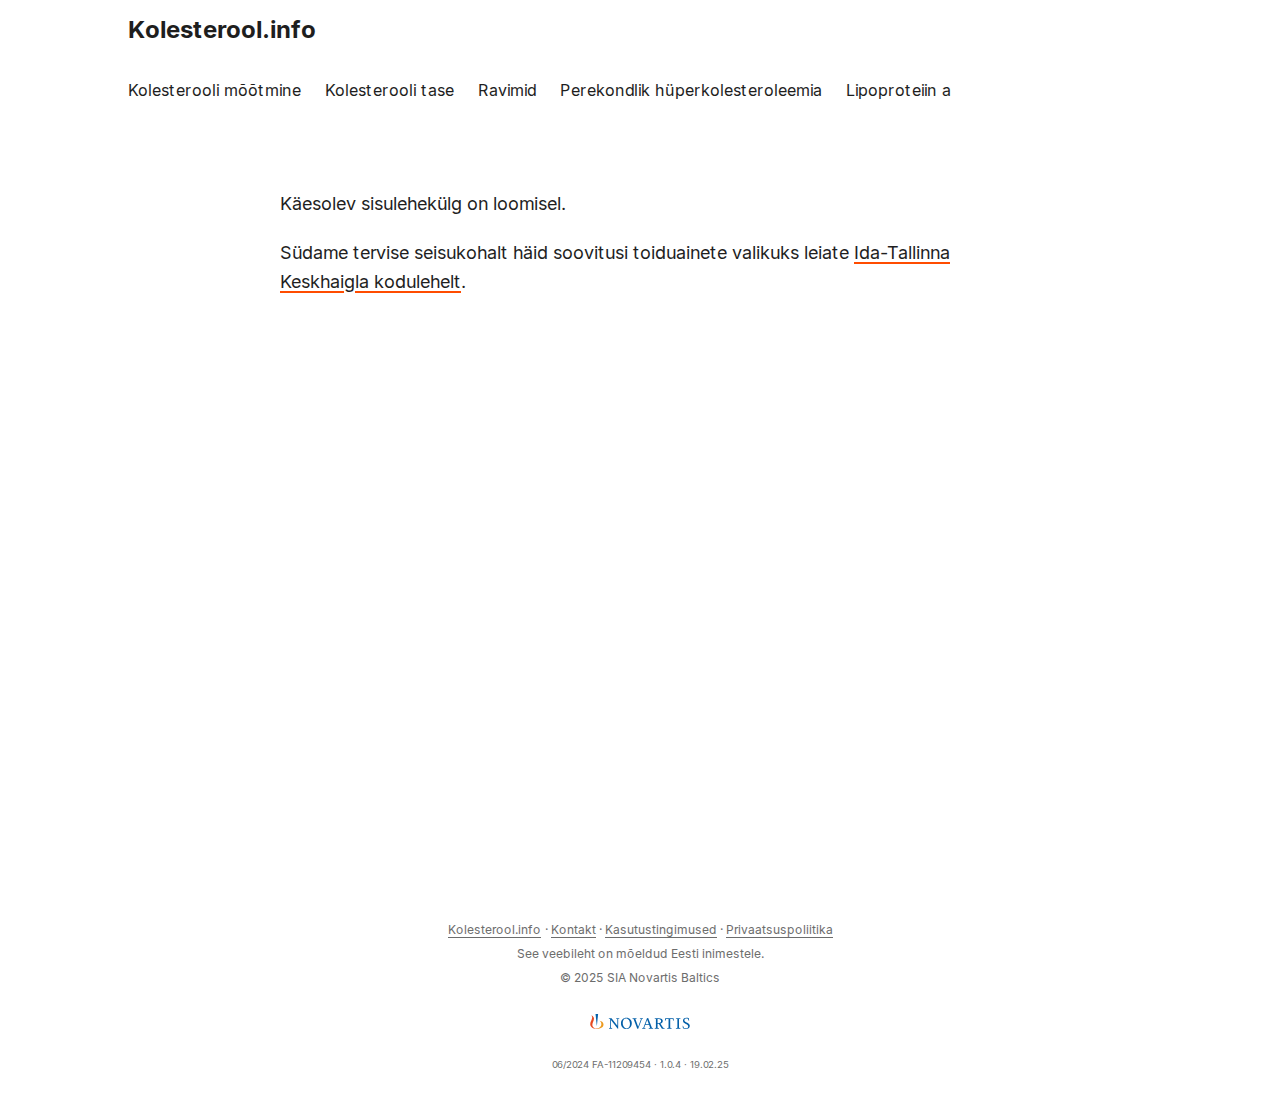
<file: mis-on-kolesterool/index.html>
<!DOCTYPE html>
<html lang="et" dir="ltr">

<head><meta charset="utf-8">
<meta http-equiv="X-UA-Compatible" content="IE=edge">
<meta name="viewport" content="width=device-width, initial-scale=1, shrink-to-fit=no">
<meta name="robots" content="index, follow">
<title>Mis on kolesterool | Kolesterool.info</title>
<meta name="keywords" content="">
<meta name="description" content="Käesolev sisulehekülg on loomisel.
Südame tervise seisukohalt häid soovitusi toiduainete valikuks leiate Ida-Tallinna Keskhaigla kodulehelt.">
<meta name="author" content="">
<link rel="canonical" href="https://kolesterool.info/mis-on-kolesterool/">
<link crossorigin="anonymous" href="/assets/css/stylesheet.css" rel="preload stylesheet" as="style">
<link rel="icon" href="https://kolesterool.info/favicon.ico">
<link rel="icon" type="image/png" sizes="16x16" href="https://kolesterool.info/favicon-16x16.png">
<link rel="icon" type="image/png" sizes="32x32" href="https://kolesterool.info/favicon-32x32.png">
<link rel="apple-touch-icon" href="https://kolesterool.info/apple-touch-icon.png">
<link rel="mask-icon" href="https://kolesterool.info/safari-pinned-tab.svg">
<meta name="theme-color" content="#2e2e33">
<meta name="msapplication-TileColor" content="#2e2e33">
<link rel="alternate" hreflang="et" href="https://kolesterool.info/mis-on-kolesterool/">
<noscript>
    <style>
        #theme-toggle,
        .top-link {
            display: none;
        }

    </style>
    <style>
        @media (prefers-color-scheme: dark) {
            :root {
                --theme: rgb(29, 30, 32);
                --entry: rgb(46, 46, 51);
                --primary: rgb(218, 218, 219);
                --secondary: rgb(155, 156, 157);
                --tertiary: rgb(65, 66, 68);
                --content: rgb(196, 196, 197);
                --code-block-bg: rgb(46, 46, 51);
                --code-bg: rgb(55, 56, 62);
                --border: rgb(51, 51, 51);
            }

            .list {
                background: var(--theme);
            }

            .list:not(.dark)::-webkit-scrollbar-track {
                background: 0 0;
            }

            .list:not(.dark)::-webkit-scrollbar-thumb {
                border-color: var(--theme);
            }
        }

    </style>
</noscript><link rel="preload" href="/fonts/Inter-Regular.woff2" as="font" type="font/woff2" crossorigin>
    <link rel="preload" href="/fonts/Inter-Bold.woff2" as="font" type="font/woff2" crossorigin>
    <link rel="preload" href="/fonts/Inter-Italic.woff2" as="font" type="font/woff2" crossorigin>


    
    <script src="https://analytics.ahrefs.com/analytics.js" data-key="7jpKghTl3qdBxeNb2K//LA" async></script>
    <meta name="google-site-verification" content="JXCJn7wnAtnAFCtVx2p2ghjFMxXr_SUWSZ2uuP1Op6o" />

    
    <script type="text/javascript" src="https://cdn.cookielaw.org/consent/0191bd29-2445-7b6b-b4bc-6edc6acb3fe4/OtAutoBlock.js" ></script>
    <script src="https://cdn.cookielaw.org/scripttemplates/otSDKStub.js" data-document-language="true" type="text/javascript" charset="UTF-8" data-domain-script="0191bd29-2445-7b6b-b4bc-6edc6acb3fe4" ></script>
    <script type="text/javascript">
        function OptanonWrapper() { }
    </script>
    

    
    <script>(function(w,d,s,l,i){w[l]=w[l]||[];w[l].push({'gtm.start':
        new Date().getTime(),event:'gtm.js'});var f=d.getElementsByTagName(s)[0],
        j=d.createElement(s),dl=l!='dataLayer'?'&l='+l:'';j.async=true;j.src=
        'https://www.googletagmanager.com/gtm.js?id='+i+dl;f.parentNode.insertBefore(j,f);
        })(window,document,'script','dataLayer','GTM-TW4XJW5M');</script>
    

    <meta property="og:url" content="https://kolesterool.info/mis-on-kolesterool/">
  <meta property="og:site_name" content="Kolesterool.info">
  <meta property="og:title" content="Mis on kolesterool">
  <meta property="og:description" content="Käesolev sisulehekülg on loomisel.
Südame tervise seisukohalt häid soovitusi toiduainete valikuks leiate Ida-Tallinna Keskhaigla kodulehelt.">
  <meta property="og:locale" content="et-EE">
  <meta property="og:type" content="article">
<meta name="twitter:card" content="summary">
<meta name="twitter:title" content="Mis on kolesterool">
<meta name="twitter:description" content="Käesolev sisulehekülg on loomisel.
Südame tervise seisukohalt häid soovitusi toiduainete valikuks leiate Ida-Tallinna Keskhaigla kodulehelt.">


<script type="application/ld+json">
{
  "@context": "https://schema.org",
  "@type": "BreadcrumbList",
  "itemListElement": [
    {
      "@type": "ListItem",
      "position":  1 ,
      "name": "Mis on kolesterool",
      "item": "https://kolesterool.info/mis-on-kolesterool/"
    }
  ]
}
</script>
<script type="application/ld+json">
{
  "@context": "https://schema.org",
  "@type": "BlogPosting",
  "headline": "Mis on kolesterool",
  "name": "Mis on kolesterool",
  "description": "Käesolev sisulehekülg on loomisel.\nSüdame tervise seisukohalt häid soovitusi toiduainete valikuks leiate Ida-Tallinna Keskhaigla kodulehelt.\n",
  "keywords": [
    
  ],
  "articleBody": "Käesolev sisulehekülg on loomisel.\nSüdame tervise seisukohalt häid soovitusi toiduainete valikuks leiate Ida-Tallinna Keskhaigla kodulehelt.\n",
  "wordCount" : "15",
  "inLanguage": "et",
  "datePublished": "0001-01-01T00:00:00Z",
  "dateModified": "0001-01-01T00:00:00Z",
  "mainEntityOfPage": {
    "@type": "WebPage",
    "@id": "https://kolesterool.info/mis-on-kolesterool/"
  },
  "publisher": {
    "@type": "Organization",
    "name": "Kolesterool.info",
    "logo": {
      "@type": "ImageObject",
      "url": "https://kolesterool.info/favicon.ico"
    }
  }
}
</script>
</head>

<body class="" id="top">
<script>
    if (window.matchMedia('(prefers-color-scheme: dark)').matches) {
        document.body.classList.add('dark');
    }

</script>

<header class="header">
    <nav class="nav">
        <div class="logo">
            <a href="https://kolesterool.info/" accesskey="h" title="Kolesterool.info (Alt + H)">Kolesterool.info</a>
            <div class="logo-switches">
            </div>
        </div>
        <ul id="menu">
            <li>
                <a href="https://kolesterool.info/kolesterooli-mootmine/" title="Kolesterooli mõõtmine">
                    <span>Kolesterooli mõõtmine</span>
                </a>
            </li>
            <li>
                <a href="https://kolesterool.info/kolesterooli-tase/" title="Kolesterooli tase">
                    <span>Kolesterooli tase</span>
                </a>
            </li>
            <li>
                <a href="https://kolesterool.info/kolesterooli-ravimid/" title="Ravimid">
                    <span>Ravimid</span>
                </a>
            </li>
            <li>
                <a href="https://kolesterool.info/perekondlik-huperkolesteroleemia/" title="Perekondlik hüperkolesteroleemia">
                    <span>Perekondlik hüperkolesteroleemia</span>
                </a>
            </li>
            <li>
                <a href="https://kolesterool.info/lipoproteiin-a/" title="Lipoproteiin a">
                    <span>Lipoproteiin a</span>
                </a>
            </li>
        </ul>
    </nav>
</header>
<main class="main">

<article class="post-single">
  <header class="post-header">
    
    <h1 class="post-title entry-hint-parent">
    </h1>
    <div class="post-meta">

</div>
  </header> 
  <div class="post-content"><p>Käesolev sisulehekülg on loomisel.</p>
<p>Südame tervise seisukohalt häid soovitusi toiduainete valikuks leiate <a href="https://www.itk.ee/patsiendile/patsiendi-infomaterjalid/haigused/duslipideemia">Ida-Tallinna Keskhaigla kodulehelt</a>.</p>

  </div>

  <footer class="post-footer">
    <ul class="post-tags">
    </ul>
  </footer>
</article>
    </main>
    
<footer class="footer">
    <span><a href="https://kolesterool.info/">Kolesterool.info</a></span> · 

    <a href="https://www.novartis.com/ee-et/meist/kontakt" target="_blank">Kontakt</a> · 
    <a href="/kasutustingimused/">Kasutustingimused</a> · 
    <a href="/privaatsuspoliitika/">Privaatsuspoliitika</a>

    <div>
        See veebileht on mõeldud Eesti inimestele.<br>
        &copy; 2025 SIA Novartis Baltics
    </div>
    <div>
        <a href="https://www.novartis.com/ee-et/meist/kontakt" target="_blank">
            <img loading="lazy" src="/assets/images/novartis-logo.svg" width="100px" height="15px" alt="Novartis logo"
                aria-label="Novartis logo" style="margin: 2em auto;"></a>
    </div>
    <div style="font-size: 80%;">
        06/2024 FA-11209454 ·  1.0.4 ·  19.02.25
    </div>
</footer>

<script
  src="https://code.jquery.com/jquery-3.7.1.slim.min.js"
  integrity="sha256-kmHvs0B+OpCW5GVHUNjv9rOmY0IvSIRcf7zGUDTDQM8="
  crossorigin="anonymous"></script>

<script>
    $('a').each(function () {
        let a = new RegExp('/' + window.location.host + '/');
        let b = new RegExp('^https:\/\/www.novartis\.com');
        if (!a.test(this.href) && !b.test(this.href)) {
            $(this).attr("target", "_blank");
            $(this).click(e => {
                externalLinkConfirmation();
            });
        }
    });

    function externalLinkConfirmation() {

        let message = "Olete lahkumas veebilehelt www.kolesterool.info. Sellelt lingilt liigute edasi veebilehele, mille sisu eest Novartis ei vastuta."

        let result = confirm(message);
        if (!result) event.preventDefault();
    }
</script>
<noscript><iframe src="https://www.googletagmanager.com/ns.html?id=GTM-TW4XJW5M"
    height="0" width="0" style="display:none;visibility:hidden"></iframe></noscript>

 

<script>
    let menu = document.getElementById('menu')
    if (menu) {
        menu.scrollLeft = localStorage.getItem("menu-scroll-position");
        menu.onscroll = function () {
            localStorage.setItem("menu-scroll-position", menu.scrollLeft);
        }
    }

    document.querySelectorAll('a[href^="#"]').forEach(anchor => {
        anchor.addEventListener("click", function (e) {
            e.preventDefault();
            var id = this.getAttribute("href").substr(1);
            if (!window.matchMedia('(prefers-reduced-motion: reduce)').matches) {
                document.querySelector(`[id='${decodeURIComponent(id)}']`).scrollIntoView({
                    behavior: "smooth"
                });
            } else {
                document.querySelector(`[id='${decodeURIComponent(id)}']`).scrollIntoView();
            }
            if (id === "top") {
                history.replaceState(null, null, " ");
            } else {
                history.pushState(null, null, `#${id}`);
            }
        });
    });

</script></body>

</html>
</file>
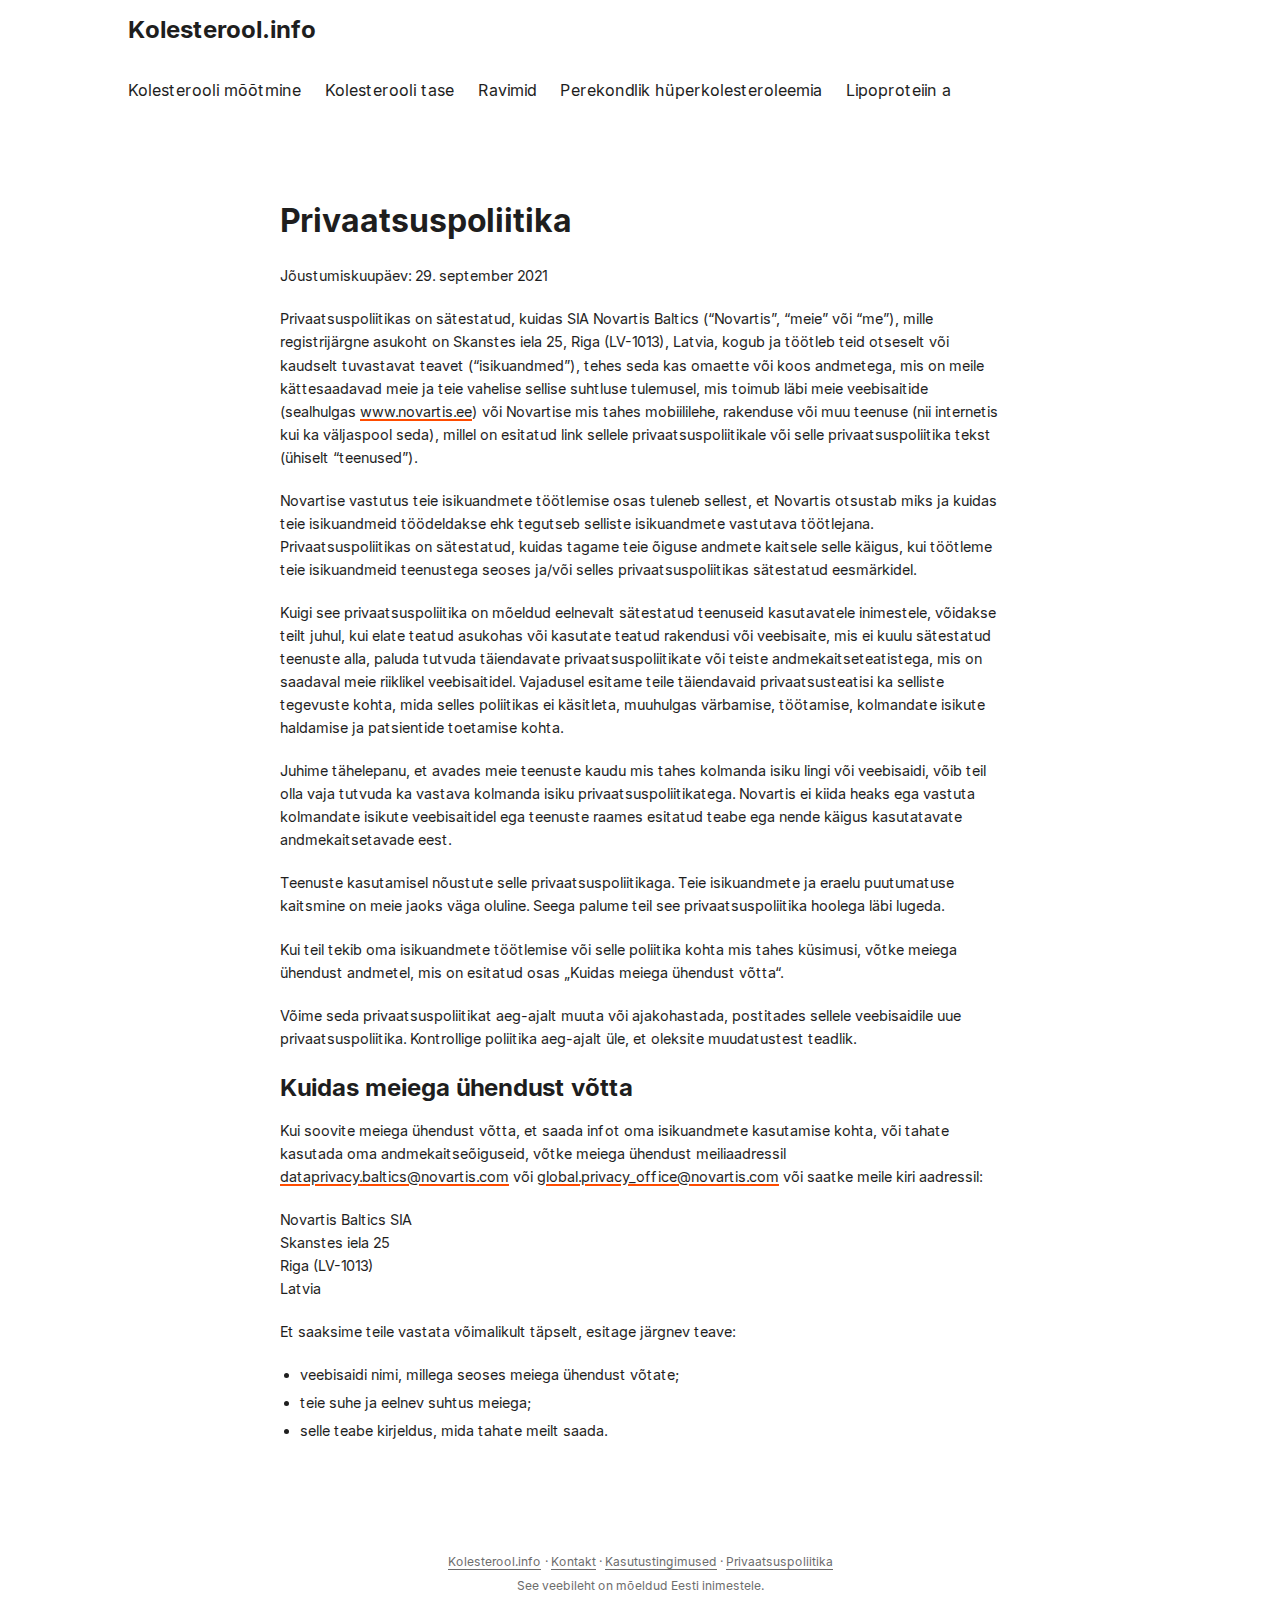
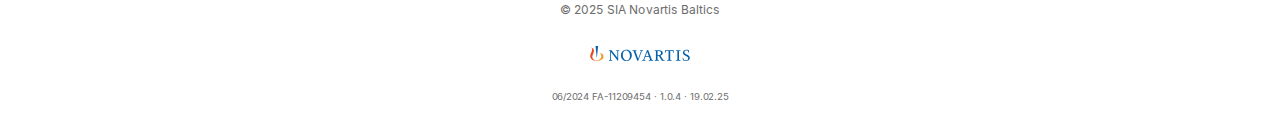
<file: privaatsuspoliitika/index.html>
<!DOCTYPE html>
<html lang="et" dir="ltr">

<head><meta charset="utf-8">
<meta http-equiv="X-UA-Compatible" content="IE=edge">
<meta name="viewport" content="width=device-width, initial-scale=1, shrink-to-fit=no">
<meta name="robots" content="index, follow">
<title>Privaatsuspoliitika | Kolesterool.info</title>
<meta name="keywords" content="">
<meta name="description" content="
    Privaatsuspoliitika
Jõustumiskuupäev: 29. september 2021
Privaatsuspoliitikas on sätestatud, kuidas SIA Novartis Baltics (&ldquo;Novartis&rdquo;, &ldquo;meie&rdquo; või &ldquo;me&rdquo;), mille registrijärgne asukoht on Skanstes iela 25, Riga (LV-1013), Latvia, kogub ja töötleb teid otseselt või kaudselt tuvastavat teavet (&ldquo;isikuandmed&rdquo;), tehes seda kas omaette või koos andmetega, mis on meile kättesaadavad meie ja teie vahelise sellise suhtluse tulemusel, mis toimub läbi meie veebisaitide (sealhulgas www.novartis.ee) või Novartise mis tahes mobiililehe, rakenduse või muu teenuse (nii internetis kui ka väljaspool seda), millel on esitatud link sellele privaatsuspoliitikale või selle privaatsuspoliitika tekst (ühiselt &ldquo;teenused&rdquo;).">
<meta name="author" content="">
<link rel="canonical" href="https://kolesterool.info/privaatsuspoliitika/">
<link crossorigin="anonymous" href="/assets/css/stylesheet.css" rel="preload stylesheet" as="style">
<link rel="icon" href="https://kolesterool.info/favicon.ico">
<link rel="icon" type="image/png" sizes="16x16" href="https://kolesterool.info/favicon-16x16.png">
<link rel="icon" type="image/png" sizes="32x32" href="https://kolesterool.info/favicon-32x32.png">
<link rel="apple-touch-icon" href="https://kolesterool.info/apple-touch-icon.png">
<link rel="mask-icon" href="https://kolesterool.info/safari-pinned-tab.svg">
<meta name="theme-color" content="#2e2e33">
<meta name="msapplication-TileColor" content="#2e2e33">
<link rel="alternate" hreflang="et" href="https://kolesterool.info/privaatsuspoliitika/">
<noscript>
    <style>
        #theme-toggle,
        .top-link {
            display: none;
        }

    </style>
    <style>
        @media (prefers-color-scheme: dark) {
            :root {
                --theme: rgb(29, 30, 32);
                --entry: rgb(46, 46, 51);
                --primary: rgb(218, 218, 219);
                --secondary: rgb(155, 156, 157);
                --tertiary: rgb(65, 66, 68);
                --content: rgb(196, 196, 197);
                --code-block-bg: rgb(46, 46, 51);
                --code-bg: rgb(55, 56, 62);
                --border: rgb(51, 51, 51);
            }

            .list {
                background: var(--theme);
            }

            .list:not(.dark)::-webkit-scrollbar-track {
                background: 0 0;
            }

            .list:not(.dark)::-webkit-scrollbar-thumb {
                border-color: var(--theme);
            }
        }

    </style>
</noscript><link rel="preload" href="/fonts/Inter-Regular.woff2" as="font" type="font/woff2" crossorigin>
    <link rel="preload" href="/fonts/Inter-Bold.woff2" as="font" type="font/woff2" crossorigin>
    <link rel="preload" href="/fonts/Inter-Italic.woff2" as="font" type="font/woff2" crossorigin>


    
    <script src="https://analytics.ahrefs.com/analytics.js" data-key="7jpKghTl3qdBxeNb2K//LA" async></script>
    <meta name="google-site-verification" content="JXCJn7wnAtnAFCtVx2p2ghjFMxXr_SUWSZ2uuP1Op6o" />

    
    <script type="text/javascript" src="https://cdn.cookielaw.org/consent/0191bd29-2445-7b6b-b4bc-6edc6acb3fe4/OtAutoBlock.js" ></script>
    <script src="https://cdn.cookielaw.org/scripttemplates/otSDKStub.js" data-document-language="true" type="text/javascript" charset="UTF-8" data-domain-script="0191bd29-2445-7b6b-b4bc-6edc6acb3fe4" ></script>
    <script type="text/javascript">
        function OptanonWrapper() { }
    </script>
    

    
    <script>(function(w,d,s,l,i){w[l]=w[l]||[];w[l].push({'gtm.start':
        new Date().getTime(),event:'gtm.js'});var f=d.getElementsByTagName(s)[0],
        j=d.createElement(s),dl=l!='dataLayer'?'&l='+l:'';j.async=true;j.src=
        'https://www.googletagmanager.com/gtm.js?id='+i+dl;f.parentNode.insertBefore(j,f);
        })(window,document,'script','dataLayer','GTM-TW4XJW5M');</script>
    

    <meta property="og:url" content="https://kolesterool.info/privaatsuspoliitika/">
  <meta property="og:site_name" content="Kolesterool.info">
  <meta property="og:title" content="Privaatsuspoliitika">
  <meta property="og:description" content="Privaatsuspoliitika Jõustumiskuupäev: 29. september 2021
Privaatsuspoliitikas on sätestatud, kuidas SIA Novartis Baltics (“Novartis”, “meie” või “me”), mille registrijärgne asukoht on Skanstes iela 25, Riga (LV-1013), Latvia, kogub ja töötleb teid otseselt või kaudselt tuvastavat teavet (“isikuandmed”), tehes seda kas omaette või koos andmetega, mis on meile kättesaadavad meie ja teie vahelise sellise suhtluse tulemusel, mis toimub läbi meie veebisaitide (sealhulgas www.novartis.ee) või Novartise mis tahes mobiililehe, rakenduse või muu teenuse (nii internetis kui ka väljaspool seda), millel on esitatud link sellele privaatsuspoliitikale või selle privaatsuspoliitika tekst (ühiselt “teenused”).">
  <meta property="og:locale" content="et-EE">
  <meta property="og:type" content="article">
<meta name="twitter:card" content="summary">
<meta name="twitter:title" content="Privaatsuspoliitika">
<meta name="twitter:description" content="
    Privaatsuspoliitika
Jõustumiskuupäev: 29. september 2021
Privaatsuspoliitikas on sätestatud, kuidas SIA Novartis Baltics (&ldquo;Novartis&rdquo;, &ldquo;meie&rdquo; või &ldquo;me&rdquo;), mille registrijärgne asukoht on Skanstes iela 25, Riga (LV-1013), Latvia, kogub ja töötleb teid otseselt või kaudselt tuvastavat teavet (&ldquo;isikuandmed&rdquo;), tehes seda kas omaette või koos andmetega, mis on meile kättesaadavad meie ja teie vahelise sellise suhtluse tulemusel, mis toimub läbi meie veebisaitide (sealhulgas www.novartis.ee) või Novartise mis tahes mobiililehe, rakenduse või muu teenuse (nii internetis kui ka väljaspool seda), millel on esitatud link sellele privaatsuspoliitikale või selle privaatsuspoliitika tekst (ühiselt &ldquo;teenused&rdquo;).">


<script type="application/ld+json">
{
  "@context": "https://schema.org",
  "@type": "BreadcrumbList",
  "itemListElement": [
    {
      "@type": "ListItem",
      "position":  1 ,
      "name": "Privaatsuspoliitika",
      "item": "https://kolesterool.info/privaatsuspoliitika/"
    }
  ]
}
</script>
<script type="application/ld+json">
{
  "@context": "https://schema.org",
  "@type": "BlogPosting",
  "headline": "Privaatsuspoliitika",
  "name": "Privaatsuspoliitika",
  "description": "\rPrivaatsuspoliitika Jõustumiskuupäev: 29. september 2021\nPrivaatsuspoliitikas on sätestatud, kuidas SIA Novartis Baltics (\u0026ldquo;Novartis\u0026rdquo;, \u0026ldquo;meie\u0026rdquo; või \u0026ldquo;me\u0026rdquo;), mille registrijärgne asukoht on Skanstes iela 25, Riga (LV-1013), Latvia, kogub ja töötleb teid otseselt või kaudselt tuvastavat teavet (\u0026ldquo;isikuandmed\u0026rdquo;), tehes seda kas omaette või koos andmetega, mis on meile kättesaadavad meie ja teie vahelise sellise suhtluse tulemusel, mis toimub läbi meie veebisaitide (sealhulgas www.novartis.ee) või Novartise mis tahes mobiililehe, rakenduse või muu teenuse (nii internetis kui ka väljaspool seda), millel on esitatud link sellele privaatsuspoliitikale või selle privaatsuspoliitika tekst (ühiselt \u0026ldquo;teenused\u0026rdquo;).\n",
  "keywords": [
    
  ],
  "articleBody": "\rPrivaatsuspoliitika Jõustumiskuupäev: 29. september 2021\nPrivaatsuspoliitikas on sätestatud, kuidas SIA Novartis Baltics (“Novartis”, “meie” või “me”), mille registrijärgne asukoht on Skanstes iela 25, Riga (LV-1013), Latvia, kogub ja töötleb teid otseselt või kaudselt tuvastavat teavet (“isikuandmed”), tehes seda kas omaette või koos andmetega, mis on meile kättesaadavad meie ja teie vahelise sellise suhtluse tulemusel, mis toimub läbi meie veebisaitide (sealhulgas www.novartis.ee) või Novartise mis tahes mobiililehe, rakenduse või muu teenuse (nii internetis kui ka väljaspool seda), millel on esitatud link sellele privaatsuspoliitikale või selle privaatsuspoliitika tekst (ühiselt “teenused”).\nNovartise vastutus teie isikuandmete töötlemise osas tuleneb sellest, et Novartis otsustab miks ja kuidas teie isikuandmeid töödeldakse ehk tegutseb selliste isikuandmete vastutava töötlejana. Privaatsuspoliitikas on sätestatud, kuidas tagame teie õiguse andmete kaitsele selle käigus, kui töötleme teie isikuandmeid teenustega seoses ja/või selles privaatsuspoliitikas sätestatud eesmärkidel.\nKuigi see privaatsuspoliitika on mõeldud eelnevalt sätestatud teenuseid kasutavatele inimestele, võidakse teilt juhul, kui elate teatud asukohas või kasutate teatud rakendusi või veebisaite, mis ei kuulu sätestatud teenuste alla, paluda tutvuda täiendavate privaatsuspoliitikate või teiste andmekaitseteatistega, mis on saadaval meie riiklikel veebisaitidel. Vajadusel esitame teile täiendavaid privaatsusteatisi ka selliste tegevuste kohta, mida selles poliitikas ei käsitleta, muuhulgas värbamise, töötamise, kolmandate isikute haldamise ja patsientide toetamise kohta.\nJuhime tähelepanu, et avades meie teenuste kaudu mis tahes kolmanda isiku lingi või veebisaidi, võib teil olla vaja tutvuda ka vastava kolmanda isiku privaatsuspoliitikatega. Novartis ei kiida heaks ega vastuta kolmandate isikute veebisaitidel ega teenuste raames esitatud teabe ega nende käigus kasutatavate andmekaitsetavade eest.\nTeenuste kasutamisel nõustute selle privaatsuspoliitikaga. Teie isikuandmete ja eraelu puutumatuse kaitsmine on meie jaoks väga oluline. Seega palume teil see privaatsuspoliitika hoolega läbi lugeda.\nKui teil tekib oma isikuandmete töötlemise või selle poliitika kohta mis tahes küsimusi, võtke meiega ühendust andmetel, mis on esitatud osas „Kuidas meiega ühendust võtta“.\nVõime seda privaatsuspoliitikat aeg-ajalt muuta või ajakohastada, postitades sellele veebisaidile uue privaatsuspoliitika. Kontrollige poliitika aeg-ajalt üle, et oleksite muudatustest teadlik.\nKuidas meiega ühendust võtta Kui soovite meiega ühendust võtta, et saada infot oma isikuandmete kasutamise kohta, või tahate kasutada oma andmekaitseõiguseid, võtke meiega ühendust meiliaadressil dataprivacy.baltics@novartis.com või global.privacy_office@novartis.com või saatke meile kiri aadressil:\nNovartis Baltics SIA\nSkanstes iela 25\nRiga (LV-1013)\nLatvia\nEt saaksime teile vastata võimalikult täpselt, esitage järgnev teave:\nveebisaidi nimi, millega seoses meiega ühendust võtate; teie suhe ja eelnev suhtus meiega; selle teabe kirjeldus, mida tahate meilt saada. ",
  "wordCount" : "383",
  "inLanguage": "et",
  "datePublished": "0001-01-01T00:00:00Z",
  "dateModified": "0001-01-01T00:00:00Z",
  "mainEntityOfPage": {
    "@type": "WebPage",
    "@id": "https://kolesterool.info/privaatsuspoliitika/"
  },
  "publisher": {
    "@type": "Organization",
    "name": "Kolesterool.info",
    "logo": {
      "@type": "ImageObject",
      "url": "https://kolesterool.info/favicon.ico"
    }
  }
}
</script>
</head>

<body class="" id="top">
<script>
    if (window.matchMedia('(prefers-color-scheme: dark)').matches) {
        document.body.classList.add('dark');
    }

</script>

<header class="header">
    <nav class="nav">
        <div class="logo">
            <a href="https://kolesterool.info/" accesskey="h" title="Kolesterool.info (Alt + H)">Kolesterool.info</a>
            <div class="logo-switches">
            </div>
        </div>
        <ul id="menu">
            <li>
                <a href="https://kolesterool.info/kolesterooli-mootmine/" title="Kolesterooli mõõtmine">
                    <span>Kolesterooli mõõtmine</span>
                </a>
            </li>
            <li>
                <a href="https://kolesterool.info/kolesterooli-tase/" title="Kolesterooli tase">
                    <span>Kolesterooli tase</span>
                </a>
            </li>
            <li>
                <a href="https://kolesterool.info/kolesterooli-ravimid/" title="Ravimid">
                    <span>Ravimid</span>
                </a>
            </li>
            <li>
                <a href="https://kolesterool.info/perekondlik-huperkolesteroleemia/" title="Perekondlik hüperkolesteroleemia">
                    <span>Perekondlik hüperkolesteroleemia</span>
                </a>
            </li>
            <li>
                <a href="https://kolesterool.info/lipoproteiin-a/" title="Lipoproteiin a">
                    <span>Lipoproteiin a</span>
                </a>
            </li>
        </ul>
    </nav>
</header>
<main class="main">

<article class="post-single">
  <header class="post-header">
    
    <h1 class="post-title entry-hint-parent">
    </h1>
    <div class="post-meta">

</div>
  </header> 
  <div class="post-content"><div style="font-size: 80%;">
    <h2 id="privaatsuspoliitika">Privaatsuspoliitika</h2>
<p>Jõustumiskuupäev: 29. september 2021</p>
<p>Privaatsuspoliitikas on sätestatud, kuidas SIA Novartis Baltics (&ldquo;Novartis&rdquo;, &ldquo;meie&rdquo; või &ldquo;me&rdquo;), mille registrijärgne asukoht on Skanstes iela 25, Riga (LV-1013), Latvia, kogub ja töötleb teid otseselt või kaudselt tuvastavat teavet (&ldquo;isikuandmed&rdquo;), tehes seda kas omaette või koos andmetega, mis on meile kättesaadavad meie ja teie vahelise sellise suhtluse tulemusel, mis toimub läbi meie veebisaitide (sealhulgas <a href="https://www.novartis.com/ee-et/meist/kontakt">www.novartis.ee</a>) või Novartise mis tahes mobiililehe, rakenduse või muu teenuse (nii internetis kui ka väljaspool seda), millel on esitatud link sellele privaatsuspoliitikale või selle privaatsuspoliitika tekst (ühiselt &ldquo;teenused&rdquo;).</p>
<p>Novartise vastutus teie isikuandmete töötlemise osas tuleneb sellest, et Novartis otsustab miks ja kuidas teie isikuandmeid töödeldakse ehk tegutseb selliste isikuandmete vastutava töötlejana. Privaatsuspoliitikas on sätestatud, kuidas tagame teie õiguse andmete kaitsele selle käigus, kui töötleme teie isikuandmeid teenustega seoses ja/või selles privaatsuspoliitikas sätestatud eesmärkidel.</p>
<p>Kuigi see privaatsuspoliitika on mõeldud eelnevalt sätestatud teenuseid kasutavatele inimestele, võidakse teilt juhul, kui elate teatud asukohas või kasutate teatud rakendusi või veebisaite, mis ei kuulu sätestatud teenuste alla, paluda tutvuda täiendavate privaatsuspoliitikate või teiste andmekaitseteatistega, mis on saadaval meie riiklikel veebisaitidel. Vajadusel esitame teile täiendavaid privaatsusteatisi ka selliste tegevuste kohta, mida selles poliitikas ei käsitleta, muuhulgas värbamise, töötamise, kolmandate isikute haldamise ja patsientide toetamise kohta.</p>
<p>Juhime tähelepanu, et avades meie teenuste kaudu mis tahes kolmanda isiku lingi või veebisaidi, võib teil olla vaja tutvuda ka vastava kolmanda isiku privaatsuspoliitikatega. Novartis ei kiida heaks ega vastuta kolmandate isikute veebisaitidel ega teenuste raames esitatud teabe ega nende käigus kasutatavate andmekaitsetavade eest.</p>
<p>Teenuste kasutamisel nõustute selle privaatsuspoliitikaga. Teie isikuandmete ja eraelu puutumatuse kaitsmine on meie jaoks väga oluline. Seega palume teil see privaatsuspoliitika hoolega läbi lugeda.</p>
<p>Kui teil tekib oma isikuandmete töötlemise või selle poliitika kohta mis tahes küsimusi, võtke meiega ühendust andmetel, mis on esitatud osas „Kuidas meiega ühendust võtta“.</p>
<p>Võime seda privaatsuspoliitikat aeg-ajalt muuta või ajakohastada, postitades sellele veebisaidile uue privaatsuspoliitika. Kontrollige poliitika aeg-ajalt üle, et oleksite muudatustest teadlik.</p>
<h3 id="kuidas-meiega-ühendust-võtta">Kuidas meiega ühendust võtta</h3>
<p>Kui soovite meiega ühendust võtta, et saada infot oma isikuandmete kasutamise kohta, või tahate kasutada oma andmekaitseõiguseid, võtke meiega ühendust meiliaadressil <a href="mailto:dataprivacy.baltics@novartis.com">dataprivacy.baltics@novartis.com</a> või <a href="mailto:global.privacy_office@novartis.com">global.privacy_office@novartis.com</a> või saatke meile kiri aadressil:</p>
<p>Novartis Baltics SIA<br>
Skanstes iela 25<br>
Riga (LV-1013)<br>
Latvia</p>
<p>Et saaksime teile vastata võimalikult täpselt, esitage järgnev teave:</p>
<ul>
<li>veebisaidi nimi, millega seoses meiega ühendust võtate;</li>
<li>teie suhe ja eelnev suhtus meiega;</li>
<li>selle teabe kirjeldus, mida tahate meilt saada.</li>
</ul>

</div>

  </div>

  <footer class="post-footer">
    <ul class="post-tags">
    </ul>
  </footer>
</article>
    </main>
    
<footer class="footer">
    <span><a href="https://kolesterool.info/">Kolesterool.info</a></span> · 

    <a href="https://www.novartis.com/ee-et/meist/kontakt" target="_blank">Kontakt</a> · 
    <a href="/kasutustingimused/">Kasutustingimused</a> · 
    <a href="/privaatsuspoliitika/">Privaatsuspoliitika</a>

    <div>
        See veebileht on mõeldud Eesti inimestele.<br>
        &copy; 2025 SIA Novartis Baltics
    </div>
    <div>
        <a href="https://www.novartis.com/ee-et/meist/kontakt" target="_blank">
            <img loading="lazy" src="/assets/images/novartis-logo.svg" width="100px" height="15px" alt="Novartis logo"
                aria-label="Novartis logo" style="margin: 2em auto;"></a>
    </div>
    <div style="font-size: 80%;">
        06/2024 FA-11209454 ·  1.0.4 ·  19.02.25
    </div>
</footer>

<script
  src="https://code.jquery.com/jquery-3.7.1.slim.min.js"
  integrity="sha256-kmHvs0B+OpCW5GVHUNjv9rOmY0IvSIRcf7zGUDTDQM8="
  crossorigin="anonymous"></script>

<script>
    $('a').each(function () {
        let a = new RegExp('/' + window.location.host + '/');
        let b = new RegExp('^https:\/\/www.novartis\.com');
        if (!a.test(this.href) && !b.test(this.href)) {
            $(this).attr("target", "_blank");
            $(this).click(e => {
                externalLinkConfirmation();
            });
        }
    });

    function externalLinkConfirmation() {

        let message = "Olete lahkumas veebilehelt www.kolesterool.info. Sellelt lingilt liigute edasi veebilehele, mille sisu eest Novartis ei vastuta."

        let result = confirm(message);
        if (!result) event.preventDefault();
    }
</script>
<noscript><iframe src="https://www.googletagmanager.com/ns.html?id=GTM-TW4XJW5M"
    height="0" width="0" style="display:none;visibility:hidden"></iframe></noscript>

 

<script>
    let menu = document.getElementById('menu')
    if (menu) {
        menu.scrollLeft = localStorage.getItem("menu-scroll-position");
        menu.onscroll = function () {
            localStorage.setItem("menu-scroll-position", menu.scrollLeft);
        }
    }

    document.querySelectorAll('a[href^="#"]').forEach(anchor => {
        anchor.addEventListener("click", function (e) {
            e.preventDefault();
            var id = this.getAttribute("href").substr(1);
            if (!window.matchMedia('(prefers-reduced-motion: reduce)').matches) {
                document.querySelector(`[id='${decodeURIComponent(id)}']`).scrollIntoView({
                    behavior: "smooth"
                });
            } else {
                document.querySelector(`[id='${decodeURIComponent(id)}']`).scrollIntoView();
            }
            if (id === "top") {
                history.replaceState(null, null, " ");
            } else {
                history.pushState(null, null, `#${id}`);
            }
        });
    });

</script></body>

</html>
</file>
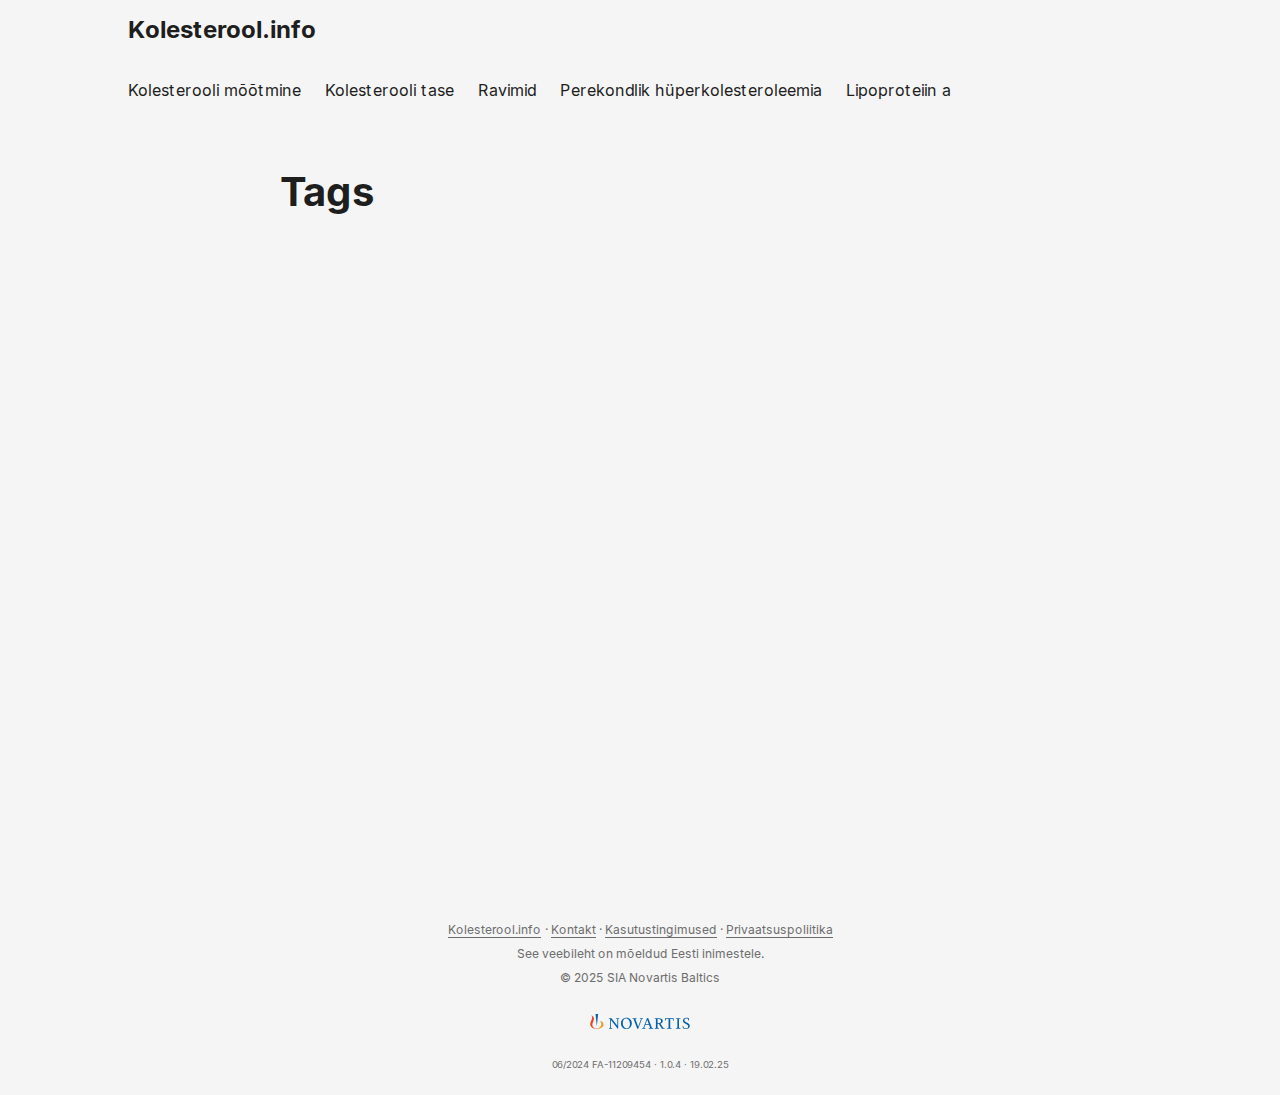
<file: tags/index.html>
<!DOCTYPE html>
<html lang="et" dir="ltr">

<head><meta charset="utf-8">
<meta http-equiv="X-UA-Compatible" content="IE=edge">
<meta name="viewport" content="width=device-width, initial-scale=1, shrink-to-fit=no">
<meta name="robots" content="index, follow">
<title>Tags | Kolesterool.info</title>
<meta name="keywords" content="">
<meta name="description" content="">
<meta name="author" content="">
<link rel="canonical" href="https://kolesterool.info/tags/">
<link crossorigin="anonymous" href="/assets/css/stylesheet.css" rel="preload stylesheet" as="style">
<link rel="icon" href="https://kolesterool.info/favicon.ico">
<link rel="icon" type="image/png" sizes="16x16" href="https://kolesterool.info/favicon-16x16.png">
<link rel="icon" type="image/png" sizes="32x32" href="https://kolesterool.info/favicon-32x32.png">
<link rel="apple-touch-icon" href="https://kolesterool.info/apple-touch-icon.png">
<link rel="mask-icon" href="https://kolesterool.info/safari-pinned-tab.svg">
<meta name="theme-color" content="#2e2e33">
<meta name="msapplication-TileColor" content="#2e2e33">
<link rel="alternate" type="application/rss+xml" href="https://kolesterool.info/tags/index.xml">
<link rel="alternate" hreflang="et" href="https://kolesterool.info/tags/">
<noscript>
    <style>
        #theme-toggle,
        .top-link {
            display: none;
        }

    </style>
    <style>
        @media (prefers-color-scheme: dark) {
            :root {
                --theme: rgb(29, 30, 32);
                --entry: rgb(46, 46, 51);
                --primary: rgb(218, 218, 219);
                --secondary: rgb(155, 156, 157);
                --tertiary: rgb(65, 66, 68);
                --content: rgb(196, 196, 197);
                --code-block-bg: rgb(46, 46, 51);
                --code-bg: rgb(55, 56, 62);
                --border: rgb(51, 51, 51);
            }

            .list {
                background: var(--theme);
            }

            .list:not(.dark)::-webkit-scrollbar-track {
                background: 0 0;
            }

            .list:not(.dark)::-webkit-scrollbar-thumb {
                border-color: var(--theme);
            }
        }

    </style>
</noscript><link rel="preload" href="/fonts/Inter-Regular.woff2" as="font" type="font/woff2" crossorigin>
    <link rel="preload" href="/fonts/Inter-Bold.woff2" as="font" type="font/woff2" crossorigin>
    <link rel="preload" href="/fonts/Inter-Italic.woff2" as="font" type="font/woff2" crossorigin>


    
    <script src="https://analytics.ahrefs.com/analytics.js" data-key="7jpKghTl3qdBxeNb2K//LA" async></script>
    <meta name="google-site-verification" content="JXCJn7wnAtnAFCtVx2p2ghjFMxXr_SUWSZ2uuP1Op6o" />

    
    <script type="text/javascript" src="https://cdn.cookielaw.org/consent/0191bd29-2445-7b6b-b4bc-6edc6acb3fe4/OtAutoBlock.js" ></script>
    <script src="https://cdn.cookielaw.org/scripttemplates/otSDKStub.js" data-document-language="true" type="text/javascript" charset="UTF-8" data-domain-script="0191bd29-2445-7b6b-b4bc-6edc6acb3fe4" ></script>
    <script type="text/javascript">
        function OptanonWrapper() { }
    </script>
    

    
    <script>(function(w,d,s,l,i){w[l]=w[l]||[];w[l].push({'gtm.start':
        new Date().getTime(),event:'gtm.js'});var f=d.getElementsByTagName(s)[0],
        j=d.createElement(s),dl=l!='dataLayer'?'&l='+l:'';j.async=true;j.src=
        'https://www.googletagmanager.com/gtm.js?id='+i+dl;f.parentNode.insertBefore(j,f);
        })(window,document,'script','dataLayer','GTM-TW4XJW5M');</script>
    

    <meta property="og:url" content="https://kolesterool.info/tags/">
  <meta property="og:site_name" content="Kolesterool.info">
  <meta property="og:title" content="Tags">
  <meta property="og:locale" content="et-EE">
  <meta property="og:type" content="website">
<meta name="twitter:card" content="summary">
<meta name="twitter:title" content="Tags">
<meta name="twitter:description" content="">

</head>

<body class="list" id="top">
<script>
    if (window.matchMedia('(prefers-color-scheme: dark)').matches) {
        document.body.classList.add('dark');
    }

</script>

<header class="header">
    <nav class="nav">
        <div class="logo">
            <a href="https://kolesterool.info/" accesskey="h" title="Kolesterool.info (Alt + H)">Kolesterool.info</a>
            <div class="logo-switches">
            </div>
        </div>
        <ul id="menu">
            <li>
                <a href="https://kolesterool.info/kolesterooli-mootmine/" title="Kolesterooli mõõtmine">
                    <span>Kolesterooli mõõtmine</span>
                </a>
            </li>
            <li>
                <a href="https://kolesterool.info/kolesterooli-tase/" title="Kolesterooli tase">
                    <span>Kolesterooli tase</span>
                </a>
            </li>
            <li>
                <a href="https://kolesterool.info/kolesterooli-ravimid/" title="Ravimid">
                    <span>Ravimid</span>
                </a>
            </li>
            <li>
                <a href="https://kolesterool.info/perekondlik-huperkolesteroleemia/" title="Perekondlik hüperkolesteroleemia">
                    <span>Perekondlik hüperkolesteroleemia</span>
                </a>
            </li>
            <li>
                <a href="https://kolesterool.info/lipoproteiin-a/" title="Lipoproteiin a">
                    <span>Lipoproteiin a</span>
                </a>
            </li>
        </ul>
    </nav>
</header>
<main class="main">
<header class="page-header">
    <h1>Tags</h1>
</header>

<ul class="terms-tags">
</ul>
    </main>
    
<footer class="footer">
    <span><a href="https://kolesterool.info/">Kolesterool.info</a></span> · 

    <a href="https://www.novartis.com/ee-et/meist/kontakt" target="_blank">Kontakt</a> · 
    <a href="/kasutustingimused/">Kasutustingimused</a> · 
    <a href="/privaatsuspoliitika/">Privaatsuspoliitika</a>

    <div>
        See veebileht on mõeldud Eesti inimestele.<br>
        &copy; 2025 SIA Novartis Baltics
    </div>
    <div>
        <a href="https://www.novartis.com/ee-et/meist/kontakt" target="_blank">
            <img loading="lazy" src="/assets/images/novartis-logo.svg" width="100px" height="15px" alt="Novartis logo"
                aria-label="Novartis logo" style="margin: 2em auto;"></a>
    </div>
    <div style="font-size: 80%;">
        06/2024 FA-11209454 ·  1.0.4 ·  19.02.25
    </div>
</footer>

<script
  src="https://code.jquery.com/jquery-3.7.1.slim.min.js"
  integrity="sha256-kmHvs0B+OpCW5GVHUNjv9rOmY0IvSIRcf7zGUDTDQM8="
  crossorigin="anonymous"></script>

<script>
    $('a').each(function () {
        let a = new RegExp('/' + window.location.host + '/');
        let b = new RegExp('^https:\/\/www.novartis\.com');
        if (!a.test(this.href) && !b.test(this.href)) {
            $(this).attr("target", "_blank");
            $(this).click(e => {
                externalLinkConfirmation();
            });
        }
    });

    function externalLinkConfirmation() {

        let message = "Olete lahkumas veebilehelt www.kolesterool.info. Sellelt lingilt liigute edasi veebilehele, mille sisu eest Novartis ei vastuta."

        let result = confirm(message);
        if (!result) event.preventDefault();
    }
</script>
<noscript><iframe src="https://www.googletagmanager.com/ns.html?id=GTM-TW4XJW5M"
    height="0" width="0" style="display:none;visibility:hidden"></iframe></noscript>

 

<script>
    let menu = document.getElementById('menu')
    if (menu) {
        menu.scrollLeft = localStorage.getItem("menu-scroll-position");
        menu.onscroll = function () {
            localStorage.setItem("menu-scroll-position", menu.scrollLeft);
        }
    }

    document.querySelectorAll('a[href^="#"]').forEach(anchor => {
        anchor.addEventListener("click", function (e) {
            e.preventDefault();
            var id = this.getAttribute("href").substr(1);
            if (!window.matchMedia('(prefers-reduced-motion: reduce)').matches) {
                document.querySelector(`[id='${decodeURIComponent(id)}']`).scrollIntoView({
                    behavior: "smooth"
                });
            } else {
                document.querySelector(`[id='${decodeURIComponent(id)}']`).scrollIntoView();
            }
            if (id === "top") {
                history.replaceState(null, null, " ");
            } else {
                history.pushState(null, null, `#${id}`);
            }
        });
    });

</script></body>

</html>
</file>
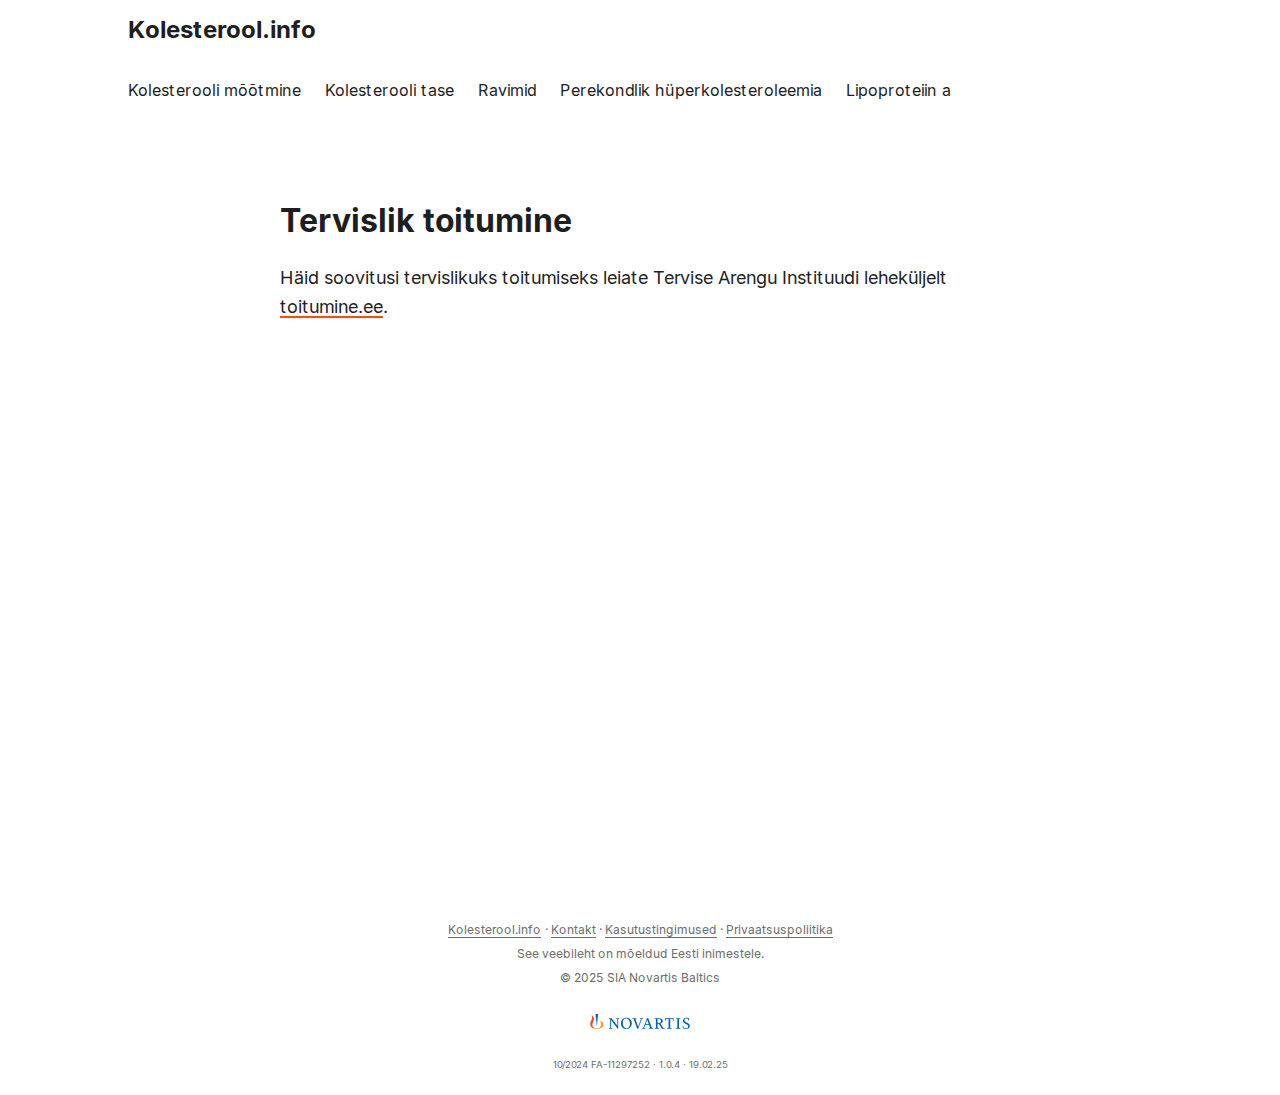
<file: tervislik-toitumine/index.html>
<!DOCTYPE html>
<html lang="et" dir="ltr">

<head><meta charset="utf-8">
<meta http-equiv="X-UA-Compatible" content="IE=edge">
<meta name="viewport" content="width=device-width, initial-scale=1, shrink-to-fit=no">
<meta name="robots" content="index, follow">
<title>Tervislik toitumine | Kolesterool.info</title>
<meta name="keywords" content="">
<meta name="description" content="Tervislik toitumine
Häid soovitusi tervislikuks toitumiseks leiate Tervise Arengu Instituudi leheküljelt toitumine.ee.">
<meta name="author" content="">
<link rel="canonical" href="https://kolesterool.info/tervislik-toitumine/">
<link crossorigin="anonymous" href="/assets/css/stylesheet.css" rel="preload stylesheet" as="style">
<link rel="icon" href="https://kolesterool.info/favicon.ico">
<link rel="icon" type="image/png" sizes="16x16" href="https://kolesterool.info/favicon-16x16.png">
<link rel="icon" type="image/png" sizes="32x32" href="https://kolesterool.info/favicon-32x32.png">
<link rel="apple-touch-icon" href="https://kolesterool.info/apple-touch-icon.png">
<link rel="mask-icon" href="https://kolesterool.info/safari-pinned-tab.svg">
<meta name="theme-color" content="#2e2e33">
<meta name="msapplication-TileColor" content="#2e2e33">
<link rel="alternate" hreflang="et" href="https://kolesterool.info/tervislik-toitumine/">
<noscript>
    <style>
        #theme-toggle,
        .top-link {
            display: none;
        }

    </style>
    <style>
        @media (prefers-color-scheme: dark) {
            :root {
                --theme: rgb(29, 30, 32);
                --entry: rgb(46, 46, 51);
                --primary: rgb(218, 218, 219);
                --secondary: rgb(155, 156, 157);
                --tertiary: rgb(65, 66, 68);
                --content: rgb(196, 196, 197);
                --code-block-bg: rgb(46, 46, 51);
                --code-bg: rgb(55, 56, 62);
                --border: rgb(51, 51, 51);
            }

            .list {
                background: var(--theme);
            }

            .list:not(.dark)::-webkit-scrollbar-track {
                background: 0 0;
            }

            .list:not(.dark)::-webkit-scrollbar-thumb {
                border-color: var(--theme);
            }
        }

    </style>
</noscript><link rel="preload" href="/fonts/Inter-Regular.woff2" as="font" type="font/woff2" crossorigin>
    <link rel="preload" href="/fonts/Inter-Bold.woff2" as="font" type="font/woff2" crossorigin>
    <link rel="preload" href="/fonts/Inter-Italic.woff2" as="font" type="font/woff2" crossorigin>


    
    <script src="https://analytics.ahrefs.com/analytics.js" data-key="7jpKghTl3qdBxeNb2K//LA" async></script>
    <meta name="google-site-verification" content="JXCJn7wnAtnAFCtVx2p2ghjFMxXr_SUWSZ2uuP1Op6o" />

    
    <script type="text/javascript" src="https://cdn.cookielaw.org/consent/0191bd29-2445-7b6b-b4bc-6edc6acb3fe4/OtAutoBlock.js" ></script>
    <script src="https://cdn.cookielaw.org/scripttemplates/otSDKStub.js" data-document-language="true" type="text/javascript" charset="UTF-8" data-domain-script="0191bd29-2445-7b6b-b4bc-6edc6acb3fe4" ></script>
    <script type="text/javascript">
        function OptanonWrapper() { }
    </script>
    

    
    <script>(function(w,d,s,l,i){w[l]=w[l]||[];w[l].push({'gtm.start':
        new Date().getTime(),event:'gtm.js'});var f=d.getElementsByTagName(s)[0],
        j=d.createElement(s),dl=l!='dataLayer'?'&l='+l:'';j.async=true;j.src=
        'https://www.googletagmanager.com/gtm.js?id='+i+dl;f.parentNode.insertBefore(j,f);
        })(window,document,'script','dataLayer','GTM-TW4XJW5M');</script>
    

    <meta property="og:url" content="https://kolesterool.info/tervislik-toitumine/">
  <meta property="og:site_name" content="Kolesterool.info">
  <meta property="og:title" content="Tervislik toitumine">
  <meta property="og:description" content="Tervislik toitumine Häid soovitusi tervislikuks toitumiseks leiate Tervise Arengu Instituudi leheküljelt toitumine.ee.">
  <meta property="og:locale" content="et-EE">
  <meta property="og:type" content="article">
      <meta property="og:image" content="https://nvs.that.ee/kolesterool-info/kolesterool-info_og-image.png">
<meta name="twitter:card" content="summary_large_image">
<meta name="twitter:image" content="https://nvs.that.ee/kolesterool-info/kolesterool-info_og-image.png">
<meta name="twitter:title" content="Tervislik toitumine">
<meta name="twitter:description" content="Tervislik toitumine
Häid soovitusi tervislikuks toitumiseks leiate Tervise Arengu Instituudi leheküljelt toitumine.ee.">


<script type="application/ld+json">
{
  "@context": "https://schema.org",
  "@type": "BreadcrumbList",
  "itemListElement": [
    {
      "@type": "ListItem",
      "position":  1 ,
      "name": "Tervislik toitumine",
      "item": "https://kolesterool.info/tervislik-toitumine/"
    }
  ]
}
</script>
<script type="application/ld+json">
{
  "@context": "https://schema.org",
  "@type": "BlogPosting",
  "headline": "Tervislik toitumine",
  "name": "Tervislik toitumine",
  "description": "Tervislik toitumine Häid soovitusi tervislikuks toitumiseks leiate Tervise Arengu Instituudi leheküljelt toitumine.ee.\n",
  "keywords": [
    
  ],
  "articleBody": "Tervislik toitumine Häid soovitusi tervislikuks toitumiseks leiate Tervise Arengu Instituudi leheküljelt toitumine.ee.\n",
  "wordCount" : "12",
  "inLanguage": "et",
  "image": "https://nvs.that.ee/kolesterool-info/kolesterool-info_og-image.png","datePublished": "0001-01-01T00:00:00Z",
  "dateModified": "0001-01-01T00:00:00Z",
  "mainEntityOfPage": {
    "@type": "WebPage",
    "@id": "https://kolesterool.info/tervislik-toitumine/"
  },
  "publisher": {
    "@type": "Organization",
    "name": "Kolesterool.info",
    "logo": {
      "@type": "ImageObject",
      "url": "https://kolesterool.info/favicon.ico"
    }
  }
}
</script>
</head>

<body class="" id="top">
<script>
    if (window.matchMedia('(prefers-color-scheme: dark)').matches) {
        document.body.classList.add('dark');
    }

</script>

<header class="header">
    <nav class="nav">
        <div class="logo">
            <a href="https://kolesterool.info/" accesskey="h" title="Kolesterool.info (Alt + H)">Kolesterool.info</a>
            <div class="logo-switches">
            </div>
        </div>
        <ul id="menu">
            <li>
                <a href="https://kolesterool.info/kolesterooli-mootmine/" title="Kolesterooli mõõtmine">
                    <span>Kolesterooli mõõtmine</span>
                </a>
            </li>
            <li>
                <a href="https://kolesterool.info/kolesterooli-tase/" title="Kolesterooli tase">
                    <span>Kolesterooli tase</span>
                </a>
            </li>
            <li>
                <a href="https://kolesterool.info/kolesterooli-ravimid/" title="Ravimid">
                    <span>Ravimid</span>
                </a>
            </li>
            <li>
                <a href="https://kolesterool.info/perekondlik-huperkolesteroleemia/" title="Perekondlik hüperkolesteroleemia">
                    <span>Perekondlik hüperkolesteroleemia</span>
                </a>
            </li>
            <li>
                <a href="https://kolesterool.info/lipoproteiin-a/" title="Lipoproteiin a">
                    <span>Lipoproteiin a</span>
                </a>
            </li>
        </ul>
    </nav>
</header>
<main class="main">

<article class="post-single">
  <header class="post-header">
    
    <h1 class="post-title entry-hint-parent">
    </h1>
    <div class="post-meta">

</div>
  </header> 
  <div class="post-content"><h2 id="tervislik-toitumine">Tervislik toitumine</h2>
<p>Häid soovitusi tervislikuks toitumiseks leiate Tervise Arengu Instituudi leheküljelt <a href="https://toitumine.ee/">toitumine.ee</a>.</p>

  </div>

  <footer class="post-footer">
    <ul class="post-tags">
    </ul>
  </footer>
</article>
    </main>
    
<footer class="footer">
    <span><a href="https://kolesterool.info/">Kolesterool.info</a></span> · 

    <a href="https://www.novartis.com/ee-et/meist/kontakt" target="_blank">Kontakt</a> · 
    <a href="/kasutustingimused/">Kasutustingimused</a> · 
    <a href="/privaatsuspoliitika/">Privaatsuspoliitika</a>

    <div>
        See veebileht on mõeldud Eesti inimestele.<br>
        &copy; 2025 SIA Novartis Baltics
    </div>
    <div>
        <a href="https://www.novartis.com/ee-et/meist/kontakt" target="_blank">
            <img loading="lazy" src="/assets/images/novartis-logo.svg" width="100px" height="15px" alt="Novartis logo"
                aria-label="Novartis logo" style="margin: 2em auto;"></a>
    </div>
    <div style="font-size: 80%;">
        10/2024 FA-11297252 ·  1.0.4 ·  19.02.25
    </div>
</footer>

<script
  src="https://code.jquery.com/jquery-3.7.1.slim.min.js"
  integrity="sha256-kmHvs0B+OpCW5GVHUNjv9rOmY0IvSIRcf7zGUDTDQM8="
  crossorigin="anonymous"></script>

<script>
    $('a').each(function () {
        let a = new RegExp('/' + window.location.host + '/');
        let b = new RegExp('^https:\/\/www.novartis\.com');
        if (!a.test(this.href) && !b.test(this.href)) {
            $(this).attr("target", "_blank");
            $(this).click(e => {
                externalLinkConfirmation();
            });
        }
    });

    function externalLinkConfirmation() {

        let message = "Olete lahkumas veebilehelt www.kolesterool.info. Sellelt lingilt liigute edasi veebilehele, mille sisu eest Novartis ei vastuta."

        let result = confirm(message);
        if (!result) event.preventDefault();
    }
</script>
<noscript><iframe src="https://www.googletagmanager.com/ns.html?id=GTM-TW4XJW5M"
    height="0" width="0" style="display:none;visibility:hidden"></iframe></noscript>

 

<script>
    let menu = document.getElementById('menu')
    if (menu) {
        menu.scrollLeft = localStorage.getItem("menu-scroll-position");
        menu.onscroll = function () {
            localStorage.setItem("menu-scroll-position", menu.scrollLeft);
        }
    }

    document.querySelectorAll('a[href^="#"]').forEach(anchor => {
        anchor.addEventListener("click", function (e) {
            e.preventDefault();
            var id = this.getAttribute("href").substr(1);
            if (!window.matchMedia('(prefers-reduced-motion: reduce)').matches) {
                document.querySelector(`[id='${decodeURIComponent(id)}']`).scrollIntoView({
                    behavior: "smooth"
                });
            } else {
                document.querySelector(`[id='${decodeURIComponent(id)}']`).scrollIntoView();
            }
            if (id === "top") {
                history.replaceState(null, null, " ");
            } else {
                history.pushState(null, null, `#${id}`);
            }
        });
    });

</script></body>

</html>
</file>
<file: assets/css/stylesheet.css>
/*
  PaperMod v8+
  License: MIT https://github.com/adityatelange/hugo-PaperMod/blob/master/LICENSE
  Copyright (c) 2020 nanxiaobei and adityatelange
  Copyright (c) 2021-2025 adityatelange
*/
:root{--gap:24px;--content-gap:20px;--nav-width:1024px;--main-width:720px;--header-height:60px;--footer-height:60px;--radius:8px;--theme:rgb(255, 255, 255);--entry:rgb(255, 255, 255);--primary:rgb(30, 30, 30);--secondary:rgb(108, 108, 108);--tertiary:rgb(214, 214, 214);--content:rgb(31, 31, 31);--code-block-bg:rgb(28, 29, 33);--code-bg:rgb(245, 245, 245);--border:rgb(238, 238, 238)}.dark{--theme:rgb(29, 30, 32);--entry:rgb(46, 46, 51);--primary:rgb(218, 218, 219);--secondary:rgb(155, 156, 157);--tertiary:rgb(65, 66, 68);--content:rgb(196, 196, 197);--code-block-bg:rgb(46, 46, 51);--code-bg:rgb(55, 56, 62);--border:rgb(51, 51, 51)}.list{background:var(--code-bg)}.dark.list{background:var(--theme)}*,::after,::before{box-sizing:border-box}html{-webkit-tap-highlight-color:transparent;overflow-y:scroll;-webkit-text-size-adjust:100%;text-size-adjust:100%}a,button,body,h1,h2,h3,h4,h5,h6{color:var(--primary)}body{font-family:-apple-system,BlinkMacSystemFont,segoe ui,Roboto,Oxygen,Ubuntu,Cantarell,open sans,helvetica neue,sans-serif;font-size:18px;line-height:1.6;word-break:break-word;background:var(--theme)}article,aside,figcaption,figure,footer,header,hgroup,main,nav,section,table{display:block}h1,h2,h3,h4,h5,h6{line-height:1.2}h1,h2,h3,h4,h5,h6,p{margin-top:0;margin-bottom:0}ul{padding:0}a{text-decoration:none}body,figure,ul{margin:0}table{width:100%;border-collapse:collapse;border-spacing:0;overflow-x:auto;word-break:keep-all}button,input,textarea{padding:0;font:inherit;background:0 0;border:0}input,textarea{outline:0}button,input[type=button],input[type=submit]{cursor:pointer}input:-webkit-autofill,textarea:-webkit-autofill{box-shadow:0 0 0 50px var(--theme)inset}img{display:block;max-width:100%}.not-found{position:absolute;left:0;right:0;display:flex;align-items:center;justify-content:center;height:80%;font-size:160px;font-weight:700}.archive-posts{width:100%;font-size:16px}.archive-year{margin-top:40px}.archive-year:not(:last-of-type){border-bottom:2px solid var(--border)}.archive-month{display:flex;align-items:flex-start;padding:10px 0}.archive-month-header{margin:25px 0;width:200px}.archive-month:not(:last-of-type){border-bottom:1px solid var(--border)}.archive-entry{position:relative;padding:5px;margin:10px 0}.archive-entry-title{margin:5px 0;font-weight:400}.archive-count,.archive-meta{color:var(--secondary);font-size:14px}.footer,.top-link{font-size:12px;color:var(--secondary)}.footer{max-width:calc(var(--main-width) + var(--gap) * 2);margin:auto;padding:calc((var(--footer-height) - var(--gap))/2)var(--gap);text-align:center;line-height:24px}.footer span{margin-inline-start:1px;margin-inline-end:1px}.footer span:last-child{white-space:nowrap}.footer a{color:inherit;border-bottom:1px solid var(--secondary)}.footer a:hover{border-bottom:1px solid var(--primary)}.top-link{visibility:hidden;position:fixed;bottom:60px;right:30px;z-index:99;background:var(--tertiary);width:42px;height:42px;padding:12px;border-radius:64px;transition:visibility .5s,opacity .8s linear}.top-link,.top-link svg{filter:drop-shadow(0 0 0 var(--theme))}.footer a:hover,.top-link:hover{color:var(--primary)}.top-link:focus,#theme-toggle:focus{outline:0}.nav{display:flex;flex-wrap:wrap;justify-content:space-between;max-width:calc(var(--nav-width) + var(--gap) * 2);margin-inline-start:auto;margin-inline-end:auto;line-height:var(--header-height)}.nav a{display:block}.logo,#menu{display:flex;margin:auto var(--gap)}.logo{flex-wrap:inherit}.logo a{font-size:24px;font-weight:700}.logo a img,.logo a svg{display:inline;vertical-align:middle;pointer-events:none;transform:translate(0,-10%);border-radius:6px;margin-inline-end:8px}button#theme-toggle{font-size:26px;margin:auto 4px}body.dark #moon{vertical-align:middle;display:none}body:not(.dark) #sun{display:none}#menu{list-style:none;word-break:keep-all;overflow-x:auto;white-space:nowrap}#menu li+li{margin-inline-start:var(--gap)}#menu a{font-size:16px}#menu .active{font-weight:500;border-bottom:2px solid}.lang-switch li,.lang-switch ul,.logo-switches{display:inline-flex;margin:auto 4px}.lang-switch{display:flex;flex-wrap:inherit}.lang-switch a{margin:auto 3px;font-size:16px;font-weight:500}.logo-switches{flex-wrap:inherit}.main{position:relative;min-height:calc(100vh - var(--header-height) - var(--footer-height));max-width:calc(var(--main-width) + var(--gap) * 2);margin:auto;padding:var(--gap)}.page-header h1{font-size:40px}.pagination{display:flex}.pagination a{color:var(--theme);font-size:13px;line-height:36px;background:var(--primary);border-radius:calc(36px/2);padding:0 16px}.pagination .next{margin-inline-start:auto}.social-icons a{display:inline-flex;padding:10px}.social-icons a svg{height:26px;width:26px}code{direction:ltr}div.highlight,pre{position:relative}.copy-code{display:none;position:absolute;top:4px;right:4px;color:rgba(255,255,255,.8);background:rgba(78,78,78,.8);border-radius:var(--radius);padding:0 5px;font-size:14px;user-select:none}div.highlight:hover .copy-code,pre:hover .copy-code{display:block}.first-entry{position:relative;display:flex;flex-direction:column;justify-content:center;min-height:320px;margin:var(--gap)0 calc(var(--gap) * 2)}.first-entry .entry-header{overflow:hidden;display:-webkit-box;-webkit-box-orient:vertical;-webkit-line-clamp:3}.first-entry .entry-header h1{font-size:34px;line-height:1.3}.first-entry .entry-content{margin:14px 0;font-size:16px;-webkit-line-clamp:3}.first-entry .entry-footer{font-size:14px}.home-info .entry-content{-webkit-line-clamp:unset}.post-entry{position:relative;margin-bottom:var(--gap);padding:var(--gap);background:var(--entry);border-radius:var(--radius);transition:transform .1s;border:1px solid var(--border)}.post-entry:active{transform:scale(.96)}.tag-entry .entry-cover{display:none}.entry-header h2{font-size:24px;line-height:1.3}.entry-content{margin:8px 0;color:var(--secondary);font-size:14px;line-height:1.6;overflow:hidden;display:-webkit-box;-webkit-box-orient:vertical;-webkit-line-clamp:2}.entry-footer{color:var(--secondary);font-size:13px}.entry-link{position:absolute;left:0;right:0;top:0;bottom:0}.entry-hint{color:var(--secondary)}.entry-hint-parent{display:flex;justify-content:space-between}.entry-cover{font-size:14px;margin-bottom:var(--gap);text-align:center}.entry-cover img{border-radius:var(--radius);pointer-events:none;width:100%;height:auto}.entry-cover a{color:var(--secondary);box-shadow:0 1px 0 var(--primary)}.page-header,.post-header{margin:24px auto var(--content-gap)}.post-title{margin-bottom:2px;font-size:40px}.post-description{margin-top:10px;margin-bottom:5px}.post-meta,.breadcrumbs{color:var(--secondary);font-size:14px;display:flex;flex-wrap:wrap}.post-meta .i18n_list li{display:inline-flex;list-style:none;margin:auto 3px;box-shadow:0 1px 0 var(--secondary)}.breadcrumbs a{font-size:16px}.post-content{color:var(--content)}.post-content h3,.post-content h4,.post-content h5,.post-content h6{margin:24px 0 16px}.post-content h1{margin:40px auto 32px;font-size:40px}.post-content h2{margin:32px auto 24px;font-size:32px}.post-content h3{font-size:24px}.post-content h4{font-size:16px}.post-content h5{font-size:14px}.post-content h6{font-size:12px}.post-content a,.toc a:hover{box-shadow:0 1px;box-decoration-break:clone;-webkit-box-decoration-break:clone}.post-content a code{margin:auto 0;border-radius:0;box-shadow:0 -1px 0 var(--primary)inset}.post-content del{text-decoration:line-through}.post-content dl,.post-content ol,.post-content p,.post-content figure,.post-content ul{margin-bottom:var(--content-gap)}.post-content ol,.post-content ul{padding-inline-start:20px}.post-content li{margin-top:5px}.post-content li p{margin-bottom:0}.post-content dl{display:flex;flex-wrap:wrap;margin:0}.post-content dt{width:25%;font-weight:700}.post-content dd{width:75%;margin-inline-start:0;padding-inline-start:10px}.post-content dd~dd,.post-content dt~dt{margin-top:10px}.post-content table{margin-bottom:var(--content-gap)}.post-content table th,.post-content table:not(.highlighttable,.highlight table,.gist .highlight) td{min-width:80px;padding:8px 5px;line-height:1.5;border-bottom:1px solid var(--border)}.post-content table th{text-align:start}.post-content table:not(.highlighttable) td code:only-child{margin:auto 0}.post-content .highlight table{border-radius:var(--radius)}.post-content .highlight:not(table){margin:10px auto;background:var(--code-block-bg)!important;border-radius:var(--radius);direction:ltr}.post-content li>.highlight{margin-inline-end:0}.post-content ul pre{margin-inline-start:calc(var(--gap) * -2)}.post-content .highlight pre{margin:0}.post-content .highlighttable{table-layout:fixed}.post-content .highlighttable td:first-child{width:40px}.post-content .highlighttable td .linenodiv{padding-inline-end:0!important}.post-content .highlighttable td .highlight,.post-content .highlighttable td .linenodiv pre{margin-bottom:0}.post-content code{margin:auto 4px;padding:4px 6px;font-size:.78em;line-height:1.5;background:var(--code-bg);border-radius:2px}.post-content pre code{display:grid;margin:auto 0;padding:10px;color:#d5d5d6;background:var(--code-block-bg)!important;border-radius:var(--radius);overflow-x:auto;word-break:break-all}.post-content blockquote{margin:20px 0;padding:0 14px;border-inline-start:3px solid var(--primary)}.post-content hr{margin:30px 0;height:2px;background:var(--tertiary);border:0}.post-content iframe{max-width:100%}.post-content img{border-radius:4px;margin:1rem 0}.post-content img[src*="#center"]{margin:1rem auto}.post-content figure.align-center{text-align:center}.post-content figure>figcaption{color:var(--primary);font-size:16px;font-weight:700;margin:8px 0 16px}.post-content figure>figcaption>p{color:var(--secondary);font-size:14px;font-weight:400}.toc{margin:0 2px 40px;border:1px solid var(--border);background:var(--code-bg);border-radius:var(--radius);padding:.4em}.dark .toc{background:var(--entry)}.toc details summary{cursor:zoom-in;margin-inline-start:10px;user-select:none}.toc details[open] summary{cursor:zoom-out}.toc .details{display:inline;font-weight:500}.toc .inner{margin:5px 20px 0;padding:0 10px;opacity:.9}.toc li ul{margin-inline-start:var(--gap)}.toc summary:focus{outline:0}.post-footer{margin-top:56px}.post-footer>*{margin-bottom:10px}.post-tags{display:flex;flex-wrap:wrap;gap:10px}.post-tags li{display:inline-block}.post-tags a,.share-buttons,.paginav{border-radius:var(--radius);background:var(--code-bg);border:1px solid var(--border)}.post-tags a{display:block;padding:0 14px;color:var(--secondary);font-size:14px;line-height:34px;background:var(--code-bg)}.post-tags a:hover,.paginav a:hover{background:var(--border)}.share-buttons{padding:10px;display:flex;justify-content:center;overflow-x:auto;gap:10px}.share-buttons li,.share-buttons a{display:inline-flex}.share-buttons a:not(:last-of-type){margin-inline-end:12px}h1:hover .anchor,h2:hover .anchor,h3:hover .anchor,h4:hover .anchor,h5:hover .anchor,h6:hover .anchor{display:inline-flex;color:var(--secondary);margin-inline-start:8px;font-weight:500;user-select:none}.paginav{display:flex;line-height:30px}.paginav a{padding-inline-start:14px;padding-inline-end:14px;border-radius:var(--radius)}.paginav .title{letter-spacing:1px;text-transform:uppercase;font-size:small;color:var(--secondary)}.paginav .prev,.paginav .next{width:50%}.paginav span:hover:not(.title){box-shadow:0 1px}.paginav .next{margin-inline-start:auto;text-align:right}[dir=rtl] .paginav .next{text-align:left}h1>a>svg{display:inline}img.in-text{display:inline;margin:auto}.buttons,.main .profile{display:flex;justify-content:center}.main .profile{align-items:center;min-height:calc(100vh - var(--header-height) - var(--footer-height) - (var(--gap) * 2));text-align:center}.profile .profile_inner{display:flex;flex-direction:column;align-items:center;gap:10px}.profile img{border-radius:50%}.buttons{flex-wrap:wrap;max-width:400px}.button{background:var(--tertiary);border-radius:var(--radius);margin:8px;padding:6px;transition:transform .1s}.button-inner{padding:0 8px}.button:active{transform:scale(.96)}#searchbox input{padding:4px 10px;width:100%;color:var(--primary);font-weight:700;border:2px solid var(--tertiary);border-radius:var(--radius)}#searchbox input:focus{border-color:var(--secondary)}#searchResults li{list-style:none;border-radius:var(--radius);padding:10px;margin:10px 0;position:relative;font-weight:500}#searchResults{margin:10px 0;width:100%}#searchResults li:active{transition:transform .1s;transform:scale(.98)}#searchResults a{position:absolute;width:100%;height:100%;top:0;left:0;outline:none}#searchResults .focus{transform:scale(.98);border:2px solid var(--tertiary)}.terms-tags li{display:inline-block;margin:10px;font-weight:500}.terms-tags a{display:block;padding:3px 10px;background:var(--tertiary);border-radius:6px;transition:transform .1s}.terms-tags a:active{background:var(--tertiary);transform:scale(.96)}.bg{color:#cad3f5;background-color:#24273a}.chroma{color:#cad3f5;background-color:#24273a}.chroma .x{}.chroma .err{color:#ed8796}.chroma .cl{}.chroma .lnlinks{outline:none;text-decoration:none;color:inherit}.chroma .lntd{vertical-align:top;padding:0;margin:0;border:0}.chroma .lntable{border-spacing:0;padding:0;margin:0;border:0}.chroma .hl{background-color:#474733}.chroma .lnt{white-space:pre;-webkit-user-select:none;user-select:none;margin-right:.4em;padding:0 .4em;color:#8087a2}.chroma .ln{white-space:pre;-webkit-user-select:none;user-select:none;margin-right:.4em;padding:0 .4em;color:#8087a2}.chroma .line{display:flex}.chroma .k{color:#c6a0f6}.chroma .kc{color:#f5a97f}.chroma .kd{color:#ed8796}.chroma .kn{color:#8bd5ca}.chroma .kp{color:#c6a0f6}.chroma .kr{color:#c6a0f6}.chroma .kt{color:#ed8796}.chroma .n{}.chroma .na{color:#8aadf4}.chroma .nb{color:#91d7e3}.chroma .bp{color:#91d7e3}.chroma .nc{color:#eed49f}.chroma .no{color:#eed49f}.chroma .nd{color:#8aadf4;font-weight:700}.chroma .ni{color:#8bd5ca}.chroma .ne{color:#f5a97f}.chroma .nf{color:#8aadf4}.chroma .fm{color:#8aadf4}.chroma .nl{color:#91d7e3}.chroma .nn{color:#f5a97f}.chroma .nx{}.chroma .py{color:#f5a97f}.chroma .nt{color:#c6a0f6}.chroma .nv{color:#f4dbd6}.chroma .vc{color:#f4dbd6}.chroma .vg{color:#f4dbd6}.chroma .vi{color:#f4dbd6}.chroma .vm{color:#f4dbd6}.chroma .l{}.chroma .ld{}.chroma .s{color:#a6da95}.chroma .sa{color:#ed8796}.chroma .sb{color:#a6da95}.chroma .sc{color:#a6da95}.chroma .dl{color:#8aadf4}.chroma .sd{color:#6e738d}.chroma .s2{color:#a6da95}.chroma .se{color:#8aadf4}.chroma .sh{color:#6e738d}.chroma .si{color:#a6da95}.chroma .sx{color:#a6da95}.chroma .sr{color:#8bd5ca}.chroma .s1{color:#a6da95}.chroma .ss{color:#a6da95}.chroma .m{color:#f5a97f}.chroma .mb{color:#f5a97f}.chroma .mf{color:#f5a97f}.chroma .mh{color:#f5a97f}.chroma .mi{color:#f5a97f}.chroma .il{color:#f5a97f}.chroma .mo{color:#f5a97f}.chroma .o{color:#91d7e3;font-weight:700}.chroma .ow{color:#91d7e3;font-weight:700}.chroma .p{}.chroma .c{color:#6e738d;font-style:italic}.chroma .ch{color:#6e738d;font-style:italic}.chroma .cm{color:#6e738d;font-style:italic}.chroma .c1{color:#6e738d;font-style:italic}.chroma .cs{color:#6e738d;font-style:italic}.chroma .cp{color:#6e738d;font-style:italic}.chroma .cpf{color:#6e738d;font-weight:700;font-style:italic}.chroma .g{}.chroma .gd{color:#ed8796;background-color:#363a4f}.chroma .ge{font-style:italic}.chroma .gr{color:#ed8796}.chroma .gh{color:#f5a97f;font-weight:700}.chroma .gi{color:#a6da95;background-color:#363a4f}.chroma .go{}.chroma .gp{}.chroma .gs{font-weight:700}.chroma .gu{color:#f5a97f;font-weight:700}.chroma .gt{color:#ed8796}.chroma .gl{text-decoration:underline}.chroma .w{}.chroma{background-color:unset!important}.chroma .hl{display:flex}.chroma .lnt{padding:0 0 0 12px}.highlight pre.chroma code{padding:8px 0}.highlight pre.chroma .line .cl,.chroma .ln{padding:0 10px}.chroma .lntd:last-of-type{width:100%}::-webkit-scrollbar-track{background:0 0}.list:not(.dark)::-webkit-scrollbar-track{background:var(--code-bg)}::-webkit-scrollbar-thumb{background:var(--tertiary);border:5px solid var(--theme);border-radius:var(--radius)}.list:not(.dark)::-webkit-scrollbar-thumb{border:5px solid var(--code-bg)}::-webkit-scrollbar-thumb:hover{background:var(--secondary)}::-webkit-scrollbar:not(.highlighttable,.highlight table,.gist .highlight){background:var(--theme)}.post-content .highlighttable td .highlight pre code::-webkit-scrollbar{display:none}.post-content :not(table) ::-webkit-scrollbar-thumb{border:2px solid var(--code-block-bg);background:#717175}.post-content :not(table) ::-webkit-scrollbar-thumb:hover{background:#a3a3a5}.gist table::-webkit-scrollbar-thumb{border:2px solid #fff;background:#adadad}.gist table::-webkit-scrollbar-thumb:hover{background:#707070}.post-content table::-webkit-scrollbar-thumb{border-width:2px}@media screen and (min-width:768px){::-webkit-scrollbar{width:19px;height:11px}}@media screen and (max-width:768px){:root{--gap:14px}.profile img{transform:scale(.85)}.first-entry{min-height:260px}.archive-month{flex-direction:column}.archive-year{margin-top:20px}.footer{padding:calc((var(--footer-height) - var(--gap) - 10px)/2)var(--gap)}}@media screen and (max-width:900px){.list .top-link{transform:translateY(-5rem)}}@media screen and (max-width:340px){.share-buttons{justify-content:unset}}@media(prefers-reduced-motion){.terms-tags a:active,.button:active,.post-entry:active,.top-link,#searchResults .focus,#searchResults li:active{transform:none}}@font-face{font-family:InterVariable;font-style:normal;font-weight:100 900;font-display:swap;src:url(/fonts/InterVariable.woff2)format("woff2")}@font-face{font-family:InterVariable;font-style:italic;font-weight:100 900;font-display:swap;src:url(/fonts/InterVariable-Italic.woff2)format("woff2")}@font-face{font-family:inter;font-style:normal;font-weight:100;font-display:swap;src:url(/fonts/Inter-Thin.woff2)format("woff2")}@font-face{font-family:inter;font-style:italic;font-weight:100;font-display:swap;src:url(/fonts/Inter-ThinItalic.woff2)format("woff2")}@font-face{font-family:inter;font-style:normal;font-weight:200;font-display:swap;src:url(/fonts/Inter-ExtraLight.woff2)format("woff2")}@font-face{font-family:inter;font-style:italic;font-weight:200;font-display:swap;src:url(/fonts/Inter-ExtraLightItalic.woff2)format("woff2")}@font-face{font-family:inter;font-style:normal;font-weight:300;font-display:swap;src:url(/fonts/Inter-Light.woff2)format("woff2")}@font-face{font-family:inter;font-style:italic;font-weight:300;font-display:swap;src:url(/fonts/Inter-LightItalic.woff2)format("woff2")}@font-face{font-family:inter;font-style:normal;font-weight:400;font-display:swap;src:url(/fonts/Inter-Regular.woff2)format("woff2")}@font-face{font-family:inter;font-style:italic;font-weight:400;font-display:swap;src:url(/fonts/Inter-Italic.woff2)format("woff2")}@font-face{font-family:inter;font-style:normal;font-weight:500;font-display:swap;src:url(/fonts/Inter-Medium.woff2)format("woff2")}@font-face{font-family:inter;font-style:italic;font-weight:500;font-display:swap;src:url(/fonts/Inter-MediumItalic.woff2)format("woff2")}@font-face{font-family:inter;font-style:normal;font-weight:600;font-display:swap;src:url(/fonts/Inter-SemiBold.woff2)format("woff2")}@font-face{font-family:inter;font-style:italic;font-weight:600;font-display:swap;src:url(/fonts/Inter-SemiBoldItalic.woff2)format("woff2")}@font-face{font-family:inter;font-style:normal;font-weight:700;font-display:swap;src:url(/fonts/Inter-Bold.woff2)format("woff2")}@font-face{font-family:inter;font-style:italic;font-weight:700;font-display:swap;src:url(/fonts/Inter-BoldItalic.woff2)format("woff2")}@font-face{font-family:inter;font-style:normal;font-weight:800;font-display:swap;src:url(/fonts/Inter-ExtraBold.woff2)format("woff2")}@font-face{font-family:inter;font-style:italic;font-weight:800;font-display:swap;src:url(/fonts/Inter-ExtraBoldItalic.woff2)format("woff2")}@font-face{font-family:inter;font-style:normal;font-weight:900;font-display:swap;src:url(/fonts/Inter-Black.woff2)format("woff2")}@font-face{font-family:inter;font-style:italic;font-weight:900;font-display:swap;src:url(/fonts/Inter-BlackItalic.woff2)format("woff2")}@font-face{font-family:interdisplay;font-style:normal;font-weight:100;font-display:swap;src:url(/fonts/InterDisplay-Thin.woff2)format("woff2")}@font-face{font-family:interdisplay;font-style:italic;font-weight:100;font-display:swap;src:url(/fonts/InterDisplay-ThinItalic.woff2)format("woff2")}@font-face{font-family:interdisplay;font-style:normal;font-weight:200;font-display:swap;src:url(/fonts/InterDisplay-ExtraLight.woff2)format("woff2")}@font-face{font-family:interdisplay;font-style:italic;font-weight:200;font-display:swap;src:url(/fonts/InterDisplay-ExtraLightItalic.woff2)format("woff2")}@font-face{font-family:interdisplay;font-style:normal;font-weight:300;font-display:swap;src:url(/fonts/InterDisplay-Light.woff2)format("woff2")}@font-face{font-family:interdisplay;font-style:italic;font-weight:300;font-display:swap;src:url(/fonts/InterDisplay-LightItalic.woff2)format("woff2")}@font-face{font-family:interdisplay;font-style:normal;font-weight:400;font-display:swap;src:url(/fonts/InterDisplay-Regular.woff2)format("woff2")}@font-face{font-family:interdisplay;font-style:italic;font-weight:400;font-display:swap;src:url(/fonts/InterDisplay-Italic.woff2)format("woff2")}@font-face{font-family:interdisplay;font-style:normal;font-weight:500;font-display:swap;src:url(/fonts/InterDisplay-Medium.woff2)format("woff2")}@font-face{font-family:interdisplay;font-style:italic;font-weight:500;font-display:swap;src:url(/fonts/InterDisplay-MediumItalic.woff2)format("woff2")}@font-face{font-family:interdisplay;font-style:normal;font-weight:600;font-display:swap;src:url(/fonts/InterDisplay-SemiBold.woff2)format("woff2")}@font-face{font-family:interdisplay;font-style:italic;font-weight:600;font-display:swap;src:url(/fonts/InterDisplay-SemiBoldItalic.woff2)format("woff2")}@font-face{font-family:interdisplay;font-style:normal;font-weight:700;font-display:swap;src:url(/fonts/InterDisplay-Bold.woff2)format("woff2")}@font-face{font-family:interdisplay;font-style:italic;font-weight:700;font-display:swap;src:url(/fonts/InterDisplay-BoldItalic.woff2)format("woff2")}@font-face{font-family:interdisplay;font-style:normal;font-weight:800;font-display:swap;src:url(/fonts/InterDisplay-ExtraBold.woff2)format("woff2")}@font-face{font-family:interdisplay;font-style:italic;font-weight:800;font-display:swap;src:url(/fonts/InterDisplay-ExtraBoldItalic.woff2)format("woff2")}@font-face{font-family:interdisplay;font-style:normal;font-weight:900;font-display:swap;src:url(/fonts/InterDisplay-Black.woff2)format("woff2")}@font-face{font-family:interdisplay;font-style:italic;font-weight:900;font-display:swap;src:url(/fonts/InterDisplay-BlackItalic.woff2)format("woff2")}body{font-family:Inter,sans-serif}.block_highlight{background-color:#ffecb3;padding:1em;border-radius:5px;margin:2em 0;font-size:.9em}.post-content a,.post-content a u{text-decoration:underline;text-underline-position:from-font;color:inherit;text-decoration-color:#ff4c00;text-decoration-thickness:2px;box-shadow:none}.block_highlight a,.block_highlight a u,.references a,.references a u{text-decoration:none;box-shadow:0 1px}
</file>
